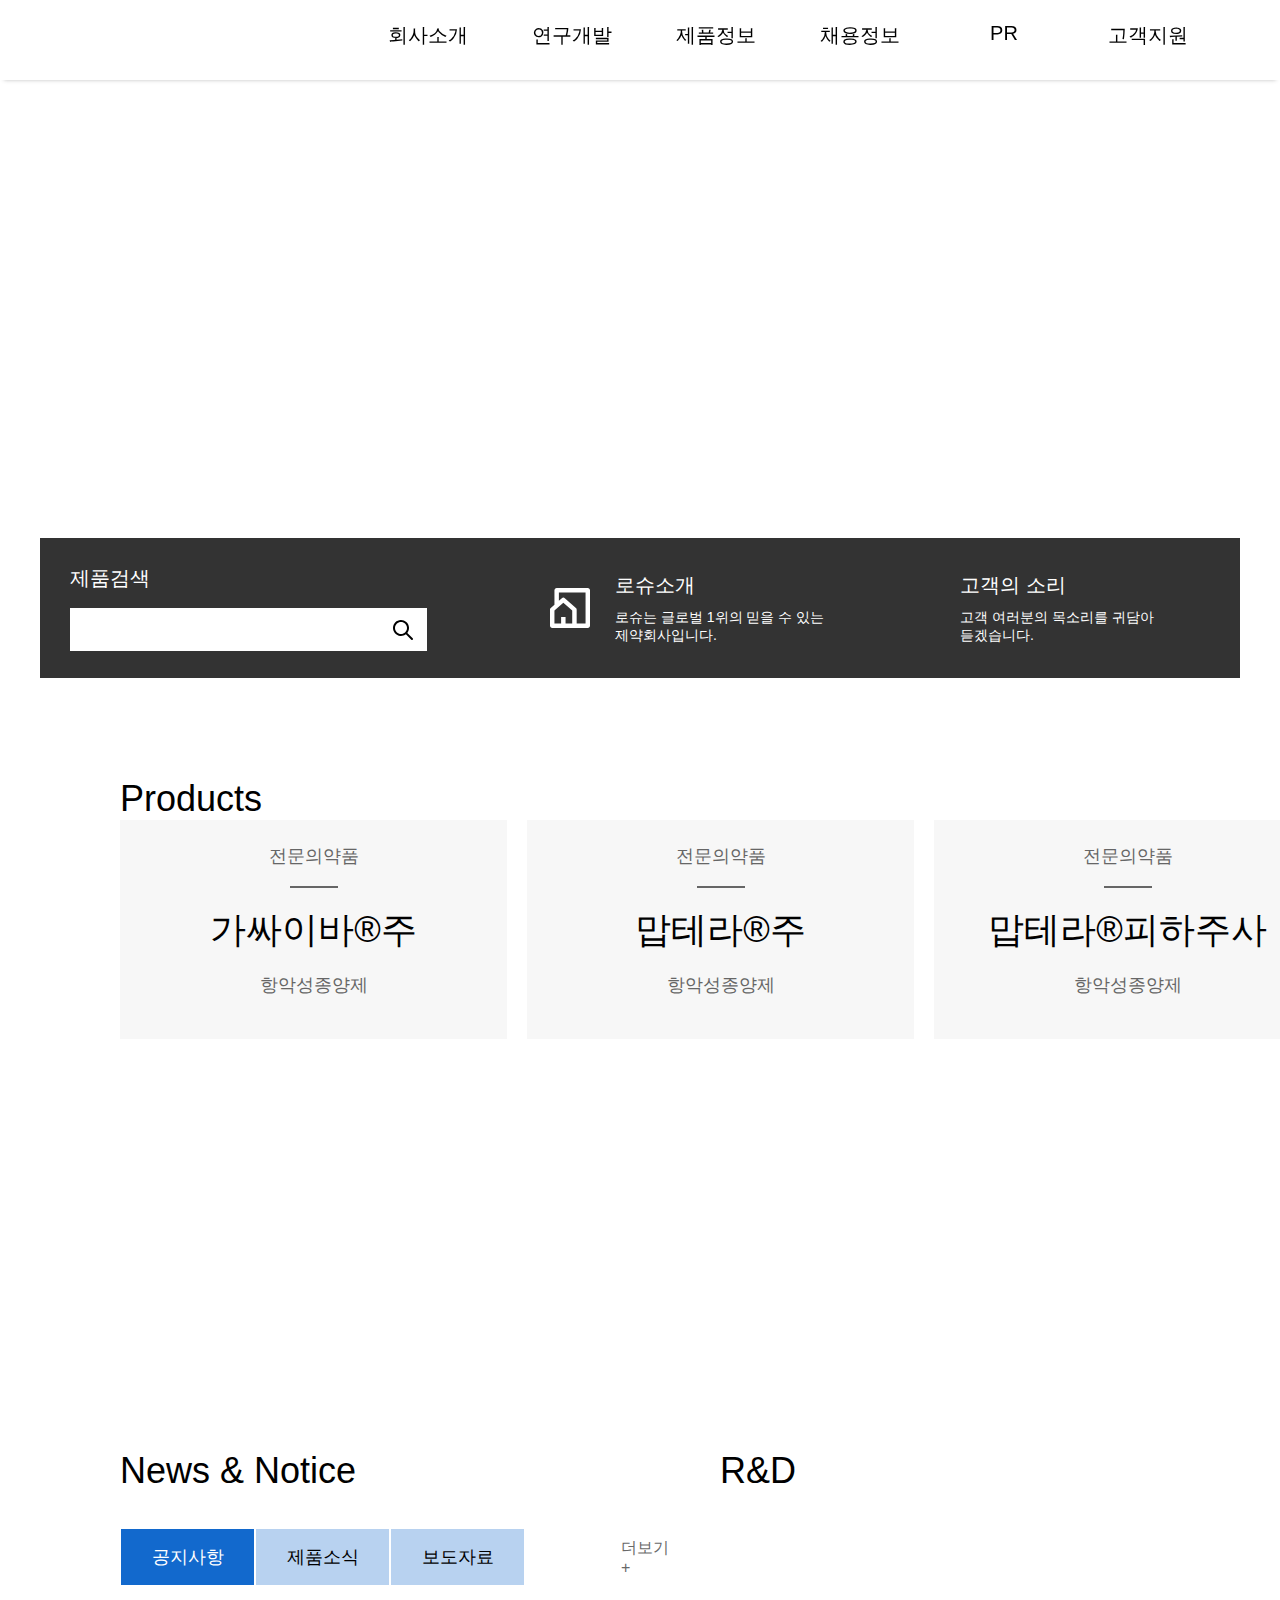
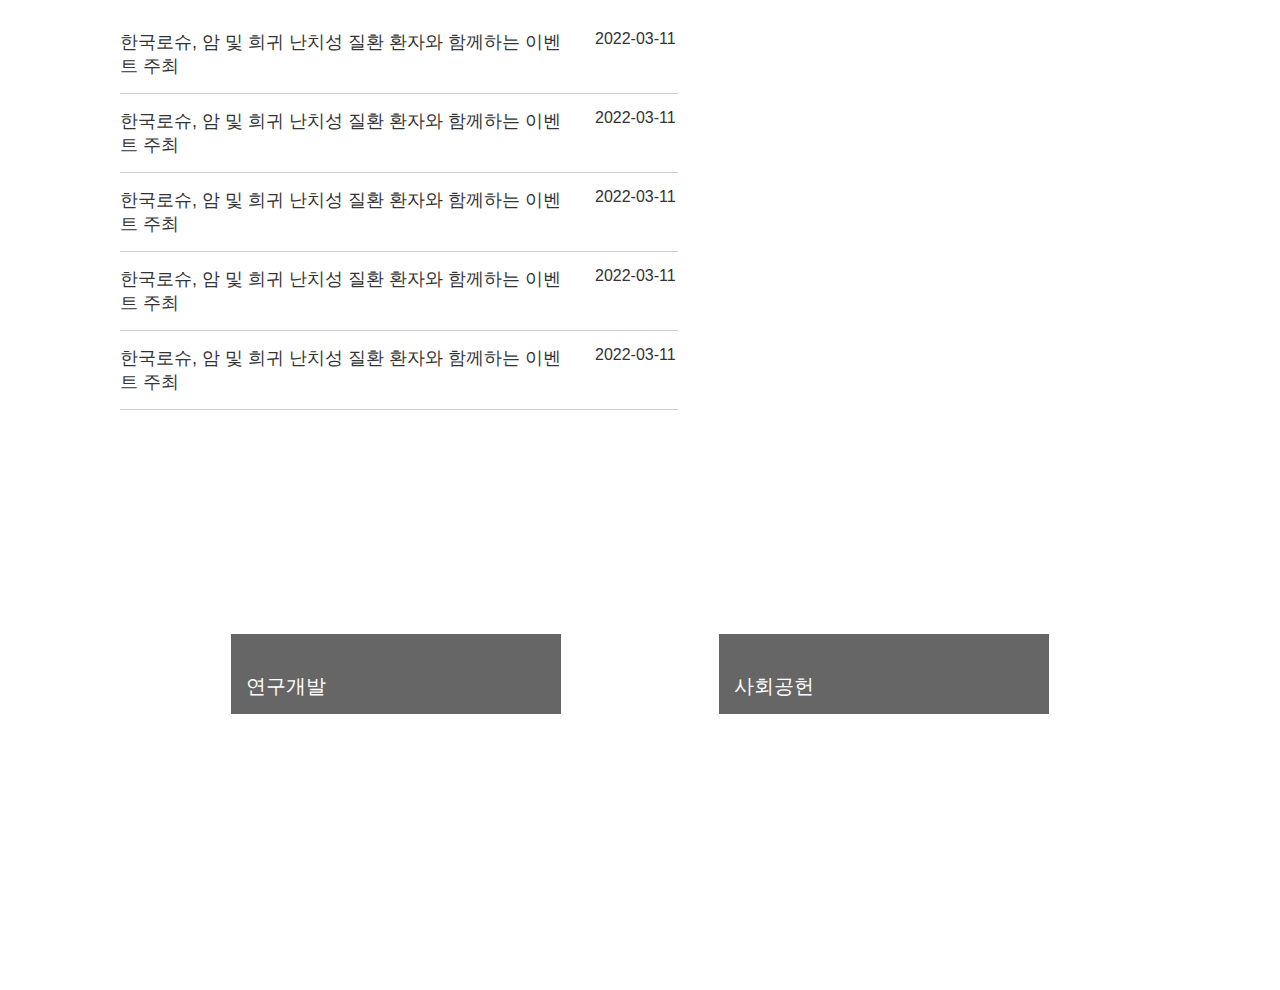
<file: index.html>
<!DOCTYPE html>
<html lang="en">
<head>
    <meta charset="UTF-8">
    <meta http-equiv="X-UA-Compatible" content="IE=edge">
    <meta name="viewport" content="width=device-width, initial-scale=1.0">
    <title>한국 로슈</title>
    <link rel="shortcut icon" href="./images/logo2.png"/>
    <link href="https://unpkg.com/aos@2.3.1/dist/aos.css" rel="stylesheet">
    <link rel="stylesheet" href="https://unpkg.com/swiper@8/swiper-bundle.min.css"/>
    <link href="https://fonts.googleapis.com/css2?family=Noto+Sans+KR:wght@400;500;700&display=swap" rel="stylesheet">
    <link rel="stylesheet" href="./css/default.css">
    <link rel="stylesheet" href="./css/pc.css" media="screen and (min-width : 768px)">
    <link rel="stylesheet" href="./css/mobile.css" media="screen and (max-width : 767px)">
    <script src="https://ajax.googleapis.com/ajax/libs/jquery/3.6.0/jquery.min.js"></script>    
    <script src="https://unpkg.com/aos@2.3.1/dist/aos.js"></script>
    <script src="https://unpkg.com/swiper@8/swiper-bundle.min.js"></script>
    <script src="./js/slide.js"></script>
    <script src="./js/main.js"></script>
    <meta name="description" content="세계 1위의 바이오 제약기업 로슈그룹 홈페이지 입니다.">  
    <meta name="keywords" content="제약회사, 제약, 의료, 약, 바이오, 건강 ">
    <meta name="author" content="한국 로슈">
    <meta property="og:image" content="./images/org_home.png">
    <meta property="og:title" content="한국 로슈">
    <meta property="og:description" content="세계 1위의 바이오 제약기업 로슈그룹 홈페이지 입니다.">
</head>
<body>

    <div class="header-component">
        <script src="./js/header.js"></script>
    </div>


    <div class="main-banner">
        <div id="main-visual" class="swiper">
            <div class="swiper-wrapper">
                <div class="swiper-slide s1">
                    <div class="title">
                    <h2>
                        <span>126년 전통의 글로벌 헬스케어의 리더,</span>
                        <br>세계 1위의 바이오 제약기업 로슈그룹
                    </h2>
                    </div>
                </div>
                <div class="swiper-slide s2">
                    <div class="title">
                    <h2>
                        <span>당신의 삶에 건강한 변화를</span>
                        <br>Doing  now what patients need next
                    </h2>
                    </div>
                </div>
                <div class="swiper-slide s3">
                    <div class="title">
                    <h2>
                        <span>지속적인 성장과 탁월한 성과 창출을 위한 노력</span>
                        <br>열정이 넘치는 회사, 로슈 기업
                    </h2>
                    </div>
                </div>
            </div>
        </div>
        <div class="quick-menu">
            <div class="search">
                <a href="./product.html">제품검색</a>
                <form action="" class="search-input">
                    <input type="search" name="search" id="search">
                    <button type="submit" class="search-btn"><img src="./images/search-btn.svg" alt="검색"></button>
                </form>
            </div>
            <div class="container">
                <a href="./company-1.html" class="about">
                    <img src="./images/about-icon.svg" alt="로슈소개">
                    <div class="text-box">
                        <h4>로슈소개</h4>
                        <p>로슈는 글로벌 1위의 믿을 수 있는 
                            <br>제약회사입니다.</p>
                    </div>
                </a>
                <a href="#" class="contact">
                    <img src="./images/contact-icon.svg" alt="고객의 소리">
                    <div class="text-box">
                        <h4>고객의 소리</h4>
                        <p>고객 여러분의 목소리를 귀담아 
                            <br>듣겠습니다. </p>
                    </div>
                </a>
            </div>
        </div>
    </div>

    <main> 
        <section id="products">
            <h3 class="title">Products</h3>
            <button class="arrow left"><img src="./images/left-arrow-done.svg" alt=""></button>
            <button class="arrow right"><img src="./images/right-arrow.svg" alt=""></button>
            <div class="container">
                <div class="product-list">
                    <div class="product-box">
                            <img src="./images/product01.jpg" alt="">
                            <a href="#" class="text-box">
                                <p>전문의약품</p>
                                <div class="border"></div>
                                <h3>가싸이바®주</h3>
                                <p>항악성종양제</p>
                            </a>
                    </div>
                    <div class="product-box">
                            <img src="./images/product02.jpg" alt="">
                            <a href="#" class="text-box">
                                <p>전문의약품</p>
                                <div class="border"></div>
                                <h3>맙테라®주</h3>
                                <p>항악성종양제</p>
                            </a>
                    </div>
                    <div class="product-box">
                        <img src="./images/product03.jpg" alt="">
                        <a href="#" class="text-box">
                            <p>전문의약품</p>
                            <div class="border"></div>
                            <h3>맙테라®피하주사</h3>
                            <p>항악성종양제</p>
                        </a>
                    </div>
                    <div class="product-box">
                        <img src="./images/product04.jpg" alt="">
                        <a href="#" class="text-box">
                            <p>전문의약품</p>
                            <div class="border"></div>
                            <h3>아바스틴®주</h3>
                            <p>항악성종양제</p>
                        </a>
                    </div>
                    <div class="product-box">
                        <img src="./images/product05.jpg" alt="">
                        <a href="#" class="text-box">
                            <p>전문의약품</p>
                            <div class="border"></div>
                            <h3>알레센자®캡슐</h3>
                            <p>항악성종양제</p>
                        </a>
                    </div>
                    <div class="product-box">
                        <img src="./images/product06.jpg" alt="">
                        <a href="#" class="text-box">
                            <p>전문의약품</p>
                            <div class="border"></div>
                            <h3>젤로다®정</h3>
                            <p>항악성종양제</p>
                        </a>
                    </div>
                     <div class="product-box">
                        <img src="./images/product07.jpg" alt="">
                        <a href="#" class="text-box">
                            <p>전문의약품</p>
                            <div class="border"></div>
                            <h3>젤보라프®정</h3>
                            <p>항악성종양제</p>
                        </a>
                    </div>
                    <div class="product-box">
                        <img src="./images/product08.jpg" alt="">
                        <a href="#" class="text-box">
                            <p>전문의약품</p>
                            <div class="border"></div>
                            <h3>캐싸일라®주</h3>
                            <p>항악성종양제</p>
                        </a>
                    </div>
                    <div class="product-box">
                        <img src="./images/product09.jpg" alt="">
                        <a href="#" class="text-box">
                            <p>전문의약품</p>
                            <div class="border"></div>
                            <h3>타쎄바®정</h3>
                            <p>항악성종양제</p>
                        </a>
                    </div>
                </div>
            </div>
        </section>

        <section id="content1">
            <article id="news">
                <h3 class="title">News & Notice</h3>
                <div class="info-box">
                    <div class="tab">
                        <div class="tab-btn">
                            <button class="on">공지사항</button>
                            <button>제품소식</button>
                            <button>보도자료</button>
                        </div>
                        <a href="#">더보기+</a>
                    </div>
                    <div class="info on notice">
                        <div class="text">
                            <a href="#">한국로슈, 암 및 희귀 난치성 질환 환자와 함께하는 이벤트 주최</a>
                            <p>2022-03-11</p>
                        </div>
                        <div class="text">
                            <a href="#">한국로슈, 암 및 희귀 난치성 질환 환자와 함께하는 이벤트 주최</a>
                            <p>2022-03-11</p>
                        </div>
                        <div class="text">
                            <a href="#">한국로슈, 암 및 희귀 난치성 질환 환자와 함께하는 이벤트 주최</a>
                            <p>2022-03-11</p>
                        </div>
                        <div class="text">
                            <a href="#">한국로슈, 암 및 희귀 난치성 질환 환자와 함께하는 이벤트 주최</a>
                            <p>2022-03-11</p>
                        </div>
                        <div class="text">
                            <a href="#">한국로슈, 암 및 희귀 난치성 질환 환자와 함께하는 이벤트 주최</a>
                            <p>2022-03-11</p>
                        </div>
                    </div>
                    <div class="info product-news">
                        <div class="text">
                            <a href="#">캐싸일라주 100밀리그램, 캐싸일라주 160밀리그램 (트라스...</a>
                            <p>2022-02-03</p>
                        </div>
                        <div class="text">
                            <a href="#">캐싸일라주 100밀리그램, 캐싸일라주 160밀리그램 (트라스...</a>
                            <p>2022-02-03</p>
                        </div>
                        <div class="text">
                            <a href="#">캐싸일라주 100밀리그램, 캐싸일라주 160밀리그램 (트라스...</a>
                            <p>2022-02-03</p>
                        </div>
                        <div class="text">
                            <a href="#">캐싸일라주 100밀리그램, 캐싸일라주 160밀리그램 (트라스...</a>
                            <p>2022-02-03</p>
                        </div>
                        <div class="text">
                            <a href="#">캐싸일라주 100밀리그램, 캐싸일라주 160밀리그램 (트라스...</a>
                            <p>2022-02-03</p>
                        </div>
                    </div>
                    <div class="info news">
                        <div class="text">
                            <a href="#">한국로슈, ‘2018 대한민국 일하기 좋은 100대 기업’ 선정</a>
                            <p>2018-11-08</p>
                        </div>
                        <div class="text">
                            <a href="#">한국로슈, ‘2018 대한민국 일하기 좋은 100대 기업’ 선정</a>
                            <p>2018-11-08</p>
                        </div>
                        <div class="text">
                            <a href="#">한국로슈, ‘2018 대한민국 일하기 좋은 100대 기업’ 선정</a>
                            <p>2018-11-08</p>
                        </div>
                        <div class="text">
                            <a href="#">한국로슈, ‘2018 대한민국 일하기 좋은 100대 기업’ 선정</a>
                            <p>2018-11-08</p>
                        </div>
                        <div class="text">
                            <a href="#">한국로슈, ‘2018 대한민국 일하기 좋은 100대 기업’ 선정</a>
                            <p>2018-11-08</p>
                        </div>
                    </div>
                </div>
            </article>
            <article id="rnd">
                <h3 class="title">R&amp;D</h3>
                <div class="video">
                    <iframe width="569" height="351" src="https://www.youtube.com/embed/h6TH1pQkiyU?autoplay=1&mute=1&loop=1" title="YouTube video player" frameborder="0" allow="accelerometer; autoplay; clipboard-write; encrypted-media; gyroscope; picture-in-picture" allowfullscreen></iframe>
                </div>
            </article>
        </section>

        <section id="content2">
            <article class="research">
                <h3 data-aos="fade-down"
                data-aos-easing="linear"
                data-aos-duration="600">끊임없는 혁신,
                    <br>세계 최고의 R&amp;D 중심기업 로슈
                </h3>
                <button class="btn" onclick = "location.href = './research.html'">
                    <h4>연구개발</h4>
                    <img src="./images/content-arrow.svg" alt="바로가기">
                </button>
            </article>
            <article class="contribution">
                <h3 data-aos="fade-down"
                data-aos-easing="linear"
                data-aos-duration="600">건강하고 행복한 내일을 위해 
                    <br>지속가능경영을 실천하고 있습니다.
                </h3>
                <button class="btn" onclick = "location.href = './social.html'">
                    <h4>사회공헌</h4>
                    <img src="./images/content-arrow.svg" alt="바로가기">
                </button>
            </article>

        </section>
    </main>

    <div class="footer-component">
        <script src="./js/footer.js"></script>
    </div>

<script src="js/swiper.js"></script>
<script> AOS.init(); </script>
</body>
</html>
</file>
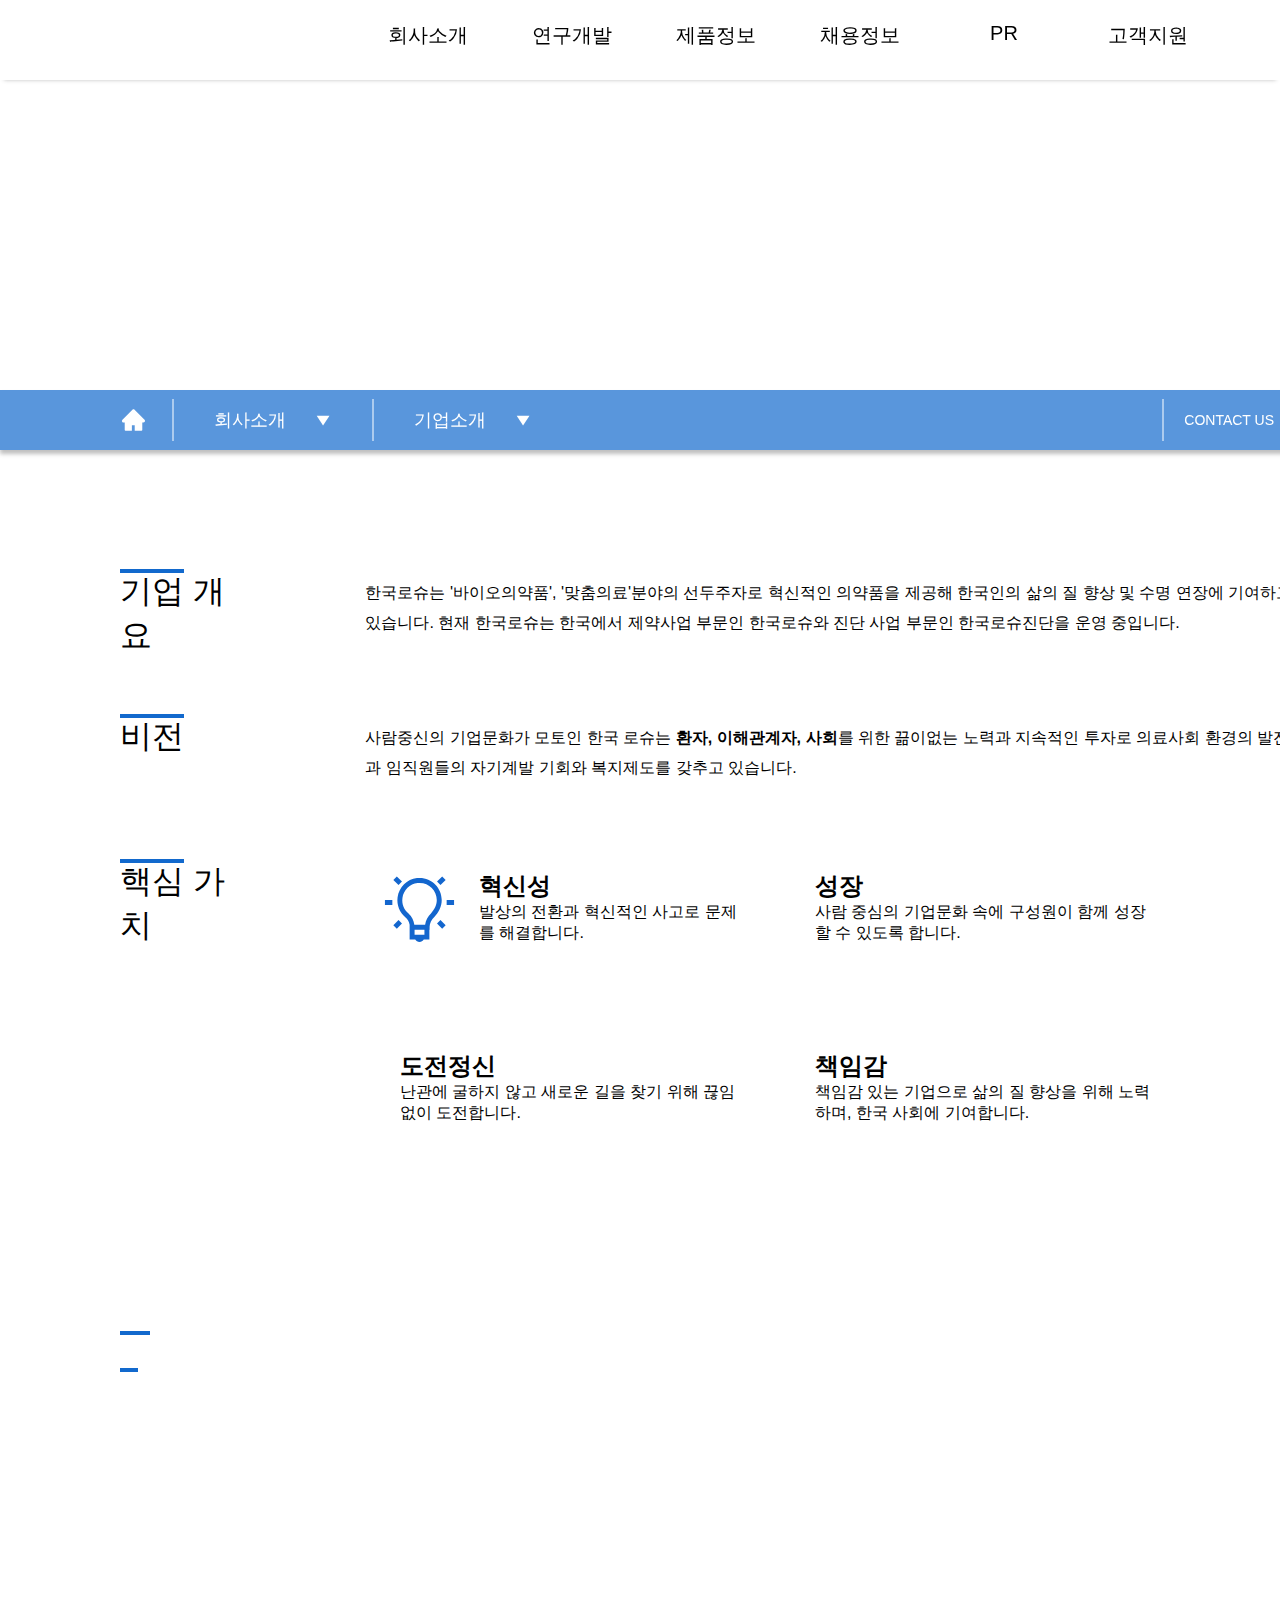
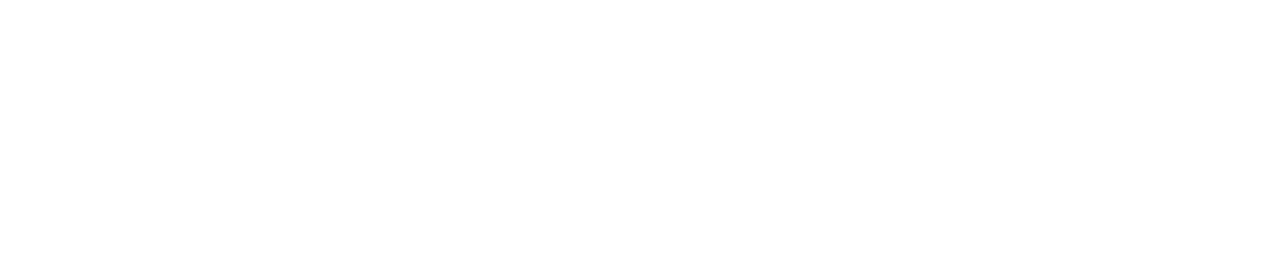
<file: company-1.html>
<!DOCTYPE html>
<html lang="en">
<head>
    <meta charset="UTF-8">
    <meta http-equiv="X-UA-Compatible" content="IE=edge">
    <meta name="viewport" content="width=device-width, initial-scale=1.0">
    <title>한국 로슈 - 기업소개</title>
    <link rel="shortcut icon" href="./images/logo2.png"/>
    <link rel="stylesheet" href="https://unpkg.com/swiper@8/swiper-bundle.min.css"/>
    <link href="https://fonts.googleapis.com/css2?family=Noto+Sans+KR:wght@400;500;700&display=swap" rel="stylesheet">
    <link rel="stylesheet" href="./css/default.css">
    <link rel="stylesheet" href="./css/company_pc.css" media="screen and (min-width : 768px)">
    <link rel="stylesheet" href="./css/company_mobile.css" media="screen and (max-width : 767px)">
    <script src="https://ajax.googleapis.com/ajax/libs/jquery/3.6.0/jquery.min.js"></script>
    <script src="./js/main.js"></script>
    <meta name="description" content="Doing now what patients need next">  
    <meta name="keywords" content="제약회사, 제약, 의료, 약, 바이오, 건강 ">
    <meta name="author" content="한국 로슈">
    <meta property="og:image" content="./images/org_company.png">
    <meta property="og:title" content="한국 로슈 - 회사소개">
    <meta property="og:description" content="Doing now what patients need next">
</head>
<body>
    
    <div class="header-component">
        <script src="./js/header.js"></script>
    </div>
    
    <div id="sub-visual">
        <div class="title">
            <h3>회사소개</h3>
            <p>Doing  now what patients need next</p>
        </div>
    </div>

    <div id="breadcrumb">
        <div class="sub-menu ">
            <ul>
                <li><a href="./index.html" class="pc-only"><img src="./images/home.svg" alt="홈"></a></li>
                <li><div class="border pc-only"></div>회사소개<img src="./images/down_arrow.svg" alt="더보기">
                    <ul class="depth1">
                        <li><a href="./research.html">연구개발</a></li>
                        <li><a href="./product.html">제품정보</a></li>
                        <li><a href="./hire.html">채용정보</a></li>
                        <li><a href="./social.html">PR</a></li>
                        <li><a href="./contact-1.html">고객지원</a></li>
                    </ul>
                </li>
                <li><div class="border"></div>기업소개<img src="./images/down_arrow.svg" alt="더보기">
                    <ul class="depth2">
                        <li><a href="./company-2.html">연혁</a></li>
                    </ul></li>
            </ul>
            <a href="./contact-2.html" class="pc-only"><div class="border"></div>Contact Us<img src="./images/contact.svg" alt="고객센터"></a>
        </div>
    </div>

    <section id="contents">
        <div class="text-box">
            <h1><span>기업</span> 개요</h1>
            <p>한국로슈는 '바이오의약품', '맞춤의료'분야의 선두주자로 혁신적인 의약품을 제공해 한국인의 삶의 질 향상 및 수명 연장에 기여하고 있습니다.  현재 한국로슈는 한국에서 제약사업 부문인 한국로슈와 진단 사업 부문인 한국로슈진단을 운영 중입니다.</p>
        </div>

        <div class="text-box">
            <h1><span>비전</span></h1>
            <p>사람중신의 기업문화가 모토인 한국 로슈는 <strong>환자, 이해관계자, 사회</strong>를 위한 끎이없는 노력과 지속적인 투자로 의료사회 환경의 발전과 임직원들의 자기계발 기회와 복지제도를 갖추고 있습니다.</p>
        </div>

        <div class="value-box">
            <h1><span>핵심</span>&nbsp;가치</h1>
            <div class="text-box">
                <div class="value">
                    <img src="./images/value-icon.svg" alt="혁신성">
                    <div class="text">
                    <h2>혁신성</h2>
                    <p>발상의 전환과 혁신적인 사고로 문제를 해결합니다.</p>
                    </div>
                </div>
                <div class="value">
                    <img src="./images/value-icon3.svg" alt="도전정신">
                    <div class="text">
                        <h2>도전정신</h2>
                        <p>난관에 굴하지 않고 새로운 길을 찾기 위해 끊임없이 도전합니다.</p>
                    </div>
                </div>
            </div>
            
            <div class="text-box">
                <div class="value">
                    <img src="./images/value-icon2.svg" alt="성장">
                    <div class="text">
                        <h2>성장</h2>
                        <p>사람 중심의 기업문화 속에 구성원이 함께 성장할 수 있도록 합니다.</p>
                    </div>
                </div>

                <div class="value">
                    <img src="./images/value-icon4.svg" alt="책임감">
                    <div class="text">
                        <h2>책임감</h2>
                        <p>책임감 있는 기업으로 삶의 질 향상을 위해 노력하며, 한국 사회에 기여합니다.</p>
                    </div>
                </div>
            </div>
        </div>
    </section>

    <section id="glance">
        <div class="text-box">
            <h1><span>At a</span>&nbsp;Glance</h1>
            <div class="glance-box">
                <div class="box">
                    <img src="./images/glance.svg" alt="glance1">
                    <h2>업력 40년차</h2>
                    <p>1983년 5월 14일 설립</p>
                </div>
                <div class="box">
                    <img src="./images/glance2.svg" alt="glance2">
                    <h2>1000대기업</h2>
                    <p>기업형태</p>
                </div>
                <div class="box">
                    <img src="./images/glance3.svg" alt="glance3">
                    <h2>309명</h2>
                    <p>사원수</p>
                </div>
                <div class="box">
                    <img src="./images/glance4.svg" alt="glance4">
                    <h2>4,438억</h2>
                    <p>매출액</p>
                </div>
            </div>
        </div>
    </section>

    <div class="footer-component">
        <script src="./js/footer.js"></script>
    </div>

</body>
</html>
</file>
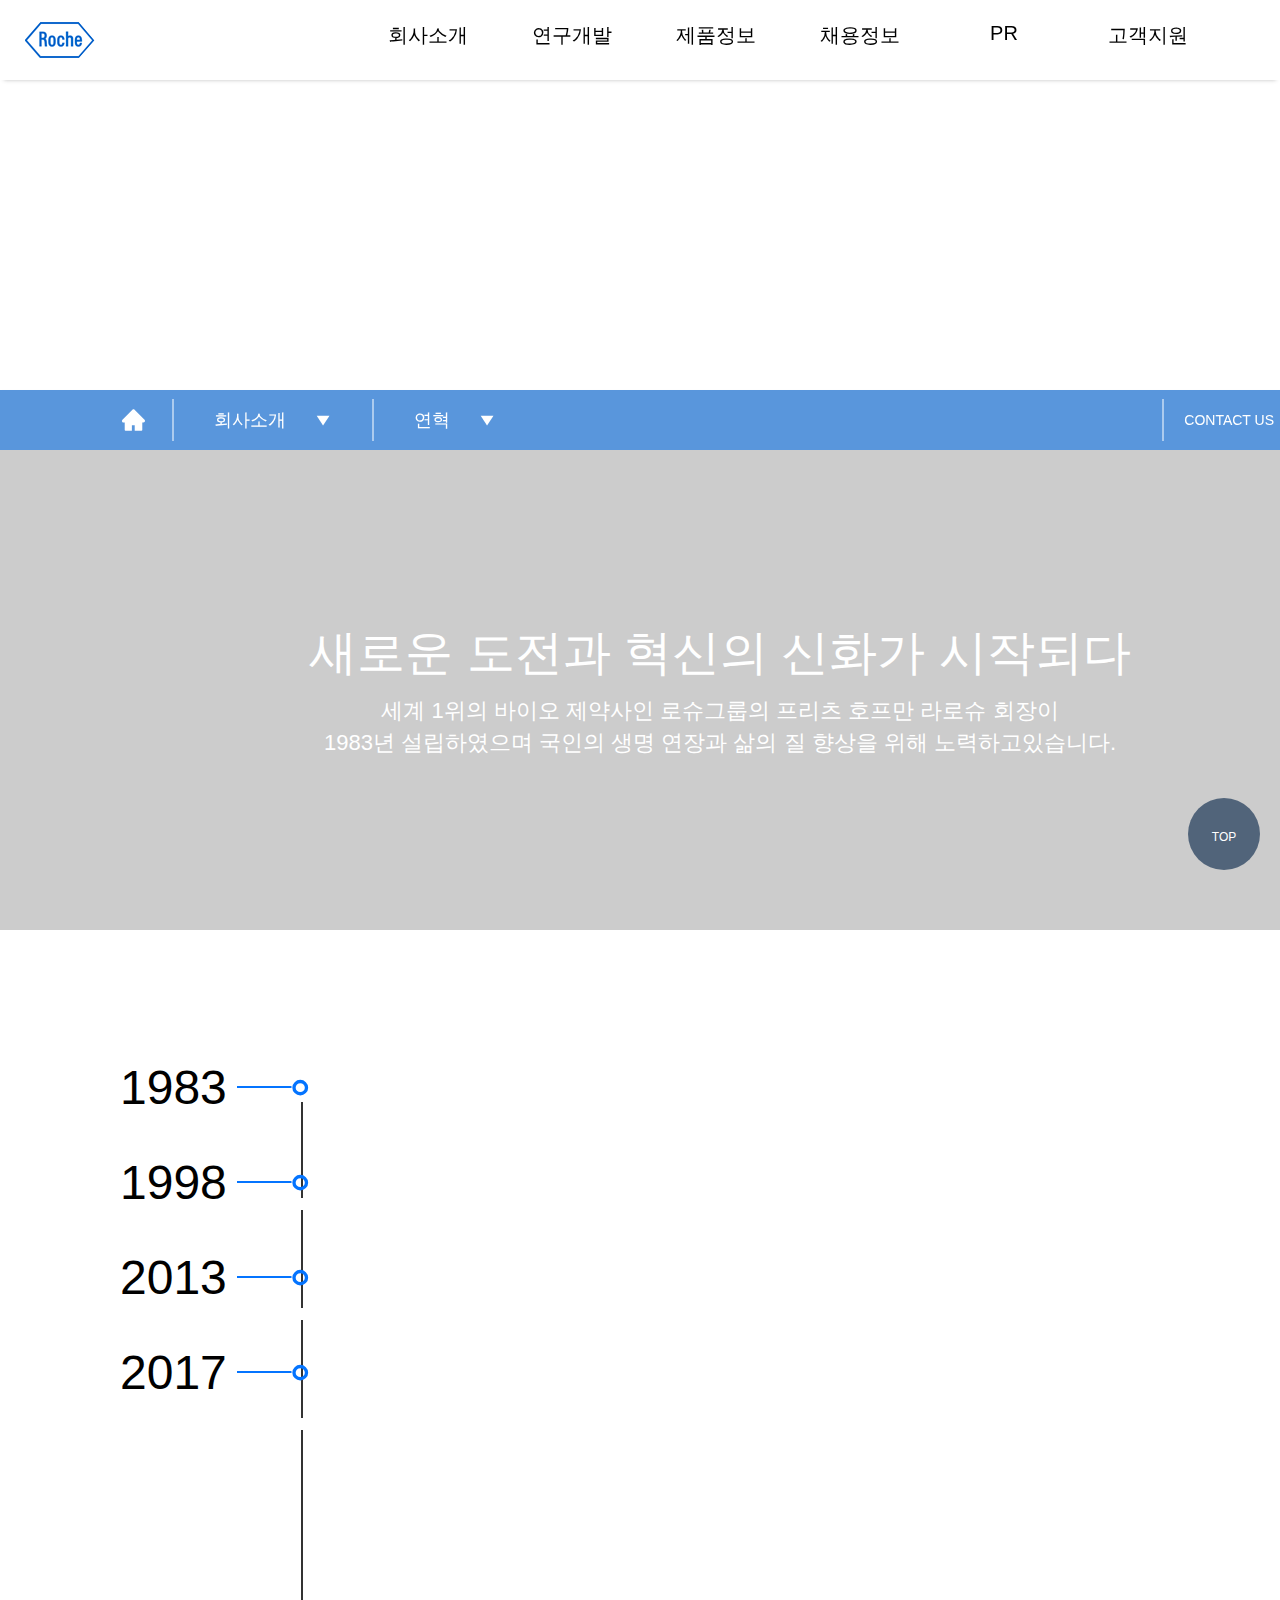
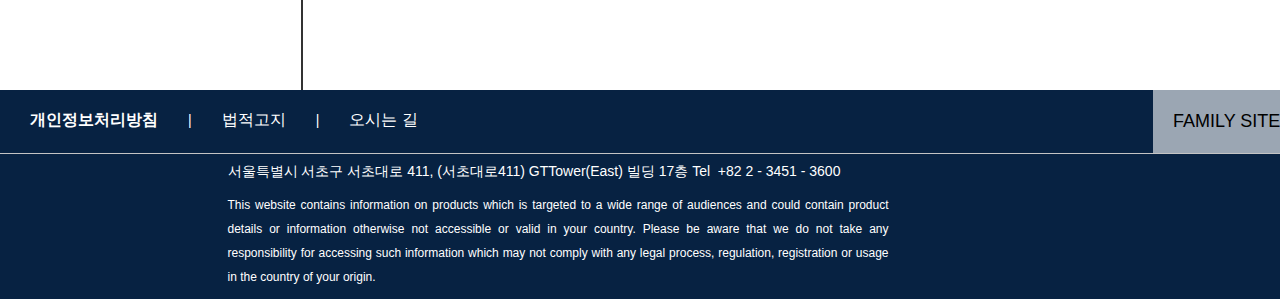
<file: company-2.html>
<!DOCTYPE html>
<html lang="en">
<head>
    <meta charset="UTF-8">
    <meta http-equiv="X-UA-Compatible" content="IE=edge">
    <meta name="viewport" content="width=device-width, initial-scale=1.0">
    <title>한국 로슈 - 연혁</title>
    <link rel="shortcut icon" href="./images/logo2.png"/>
    <link rel="stylesheet" href="https://unpkg.com/swiper@8/swiper-bundle.min.css"/>
    <link href="https://fonts.googleapis.com/css2?family=Noto+Sans+KR:wght@400;500;700&display=swap" rel="stylesheet">
    <link rel="stylesheet" href="./css/default.css">
    <link rel="stylesheet" href="./css/company_pc.css" media="screen and (min-width : 768px)">
    <link rel="stylesheet" href="./css/company_mobile.css" media="screen and (max-width : 767px)">
    <!-- AOS -->
    <link href="https://unpkg.com/aos@2.3.1/dist/aos.css" rel="stylesheet">
    <script src="https://unpkg.com/aos@2.3.1/dist/aos.js"></script>
    <!-- JS -->
    <script src="https://ajax.googleapis.com/ajax/libs/jquery/3.6.0/jquery.min.js"></script>    
    <script src="./js/main.js"></script>
    <meta name="description" content="Doing now what patients need next">  
    <meta name="keywords" content="제약회사, 제약, 의료, 약, 바이오, 건강 ">
    <meta name="author" content="한국 로슈">
    <meta property="og:image" content="./images/org_company.png">    
    <meta property="og:title" content="한국 로슈 - 회사소개">
    <meta property="og:description" content="Doing now what patients need next">
    
</head>
<body>

    <div class="header-component">
        <script src="./js/header.js"></script>
    </div>
    
    <div id="sub-visual">
        <div class="title">
            <h3>회사소개</h3>
            <p>Doing  now what patients need next</p>
        </div>
    </div>

    <div id="breadcrumb">
        <div class="sub-menu ">
            <ul>
                <li><a href="./index.html" class="pc-only"><img src="./images/home.svg" alt="홈"></a></li>
                <li><div class="border pc-only"></div>회사소개<img src="./images/down_arrow.svg" alt="더보기">
                    <ul class="depth1">
                        <li><a href="./research.html">연구개발</a></li>
                        <li><a href="./product.html">제품정보</a></li>
                        <li><a href="./hire.html">채용정보</a></li>
                        <li><a href="./social.html">PR</a></li>
                        <li><a href="./contact-1.html">고객지원</a></li>
                    </ul>
                </li>
                <li><div class="border"></div>연혁<img src="./images/down_arrow.svg" alt="더보기">
                    <ul class="depth2">
                        <li><a href="./company-1.html">기업소개</a></li>
                    </ul></li>
            </ul>
            <a href="./contact-2.html" class="pc-only"><div class="border"></div>Contact Us<img src="./images/contact.svg" alt="고객센터"></a>
        </div>
    </div>
    
<main>
    <section id="contents2">
        <div class="container">
            <div class="text">
                <h1>새로운 도전과 혁신의 신화가 시작되다</h1>
                <p>세계 1위의 바이오 제약사인 로슈그룹의 프리츠 호프만 라로슈 회장이
                <br>
                1983년 설립하였으며 국인의 생명 연장과 삶의 질 향상을 위해 노력하고있습니다. </p>
            </div>
        </div>
    </section>

    <section id="history" class="pc-only">
        <div class="move">
            <h2>1983
                <img src="./images/history-icon2.svg" alt="line">
                <img src="./images/history-icon.svg" alt="point">
            </h2>
            <span></span>
            <h2>1998
                <img src="./images/history-icon2.svg" alt="line">
                <img src="./images/history-icon.svg" alt="point">
            </h2>
            <span></span>
            <h2>2013
                <img src="./images/history-icon2.svg" alt="line">
                <img src="./images/history-icon.svg" alt="point">
            </h2>
            <span></span>
            <h2>2017
                <img src="./images/history-icon2.svg" alt="line">
                <img src="./images/history-icon.svg" alt="point">
            </h2>
            <span></span>
        </div>
        <div class="text" 
        data-aos="fade-left"     
        data-aos-delay="100"
        data-aos-duration="1000">
            <p>1983 - ㈜한국로슈 법인 설립</p>
            <p>1990 - 한국로슈진단㈜ 설립</p>
        </div>
        <div class="text" 
        data-aos="fade-left"
        data-aos-offset="-30"
        data-aos-delay="300"
        data-aos-duration="1000">
            <p>1998 - 노동부 지정 노사협력 우수기업</p>
            <p>2012 - 암환우를 위한 사회공헌 활동 ‘힐링 갤러리’ 시작</p>
        </div>
        <div class="text" 
        data-aos="fade-left"
        data-aos-offset="-30"      
        data-aos-delay="500"
        data-aos-duration="1000">
            <p>2013 - 로슈그룹 – 삼성바이오로직스, 바이오의약품 생산을 위한 장기적 파트너십 체결</p>
            <p>2014 - 한국 임상 연구 부서, 본사 직속의 글로벌 R&amp;D 조직으로 승격</p>
        </div>
        <div class="text" 
        data-aos="fade-left" 
        data-aos-offset="-30"
        data-aos-delay="700"
        data-aos-duration="1000">
            <p>2017 - 에이온휴잇 선정 ‘2017 한국 최고의 직장 수상</p>
            <p>2018 - 힐링 갤러리에서 진화된 환자맞춤형 사회공헌활동 ‘힐링투게더’ 시작</p>
            <p>2018 - GPTW Institute 선정 ‘2018 대한민국 일하기 좋은 100대 기업’ 선정</p>
        </div>
    </section>
    <!-- mobile -->
    <div class="mobile-only">
        <section id="history-map">
            <h2>1983
                <img src="./images/history-icon2.svg" alt="line">
                <img src="./images/history-icon.svg" alt="point">
            </h2>
            <div class="text">
                <p>1983 - ㈜한국로슈 법인 설립</p>
                <p>1990 - 한국로슈진단㈜ 설립</p>
            </div>
            <h2>1998
                <img src="./images/history-icon2.svg" alt="line">
                <img src="./images/history-icon.svg" alt="point">
            </h2>
            <div class="text">
                <p>1998 - 노동부 지정 노사협력 우수기업</p>
                <p>2012 - 암환우를 위한 사회공헌 활동 ‘힐링 갤러리’ 시작</p>
            </div>
            <h2>2013
                <img src="./images/history-icon2.svg" alt="line">
                <img src="./images/history-icon.svg" alt="point">
            </h2>
            <div class="text">
                <p>2013 - 로슈그룹 – 삼성바이오로직스, 바이오의약품 생산을 위한 장기적 파트너십 체결</p>
                <p>2014 - 한국 임상 연구 부서, 본사 직속의 글로벌 R&amp;D 조직으로 승격</p>
            </div>
            <h2>2017
                <img src="./images/history-icon2.svg" alt="line">
                <img src="./images/history-icon.svg" alt="point">
            </h2>
            <div class="text">
                <p>2017 - 에이온휴잇 선정 ‘2017 한국 최고의 직장 수상</p>
                <p>2018 - 힐링 갤러리에서 진화된 환자맞춤형 사회공헌활동 ‘힐링투게더’ 시작</p>
                <p>2018 - GPTW Institute 선정 ‘2018 대한민국 일하기 좋은 100대 기업’ 선정</p>
            </div>
        </section>
    </div>

    <div class="footer-component">
        <script src="./js/footer.js"></script>
    </div>

</main>


<script> AOS.init(); </script>
</body>
</html>
</file>
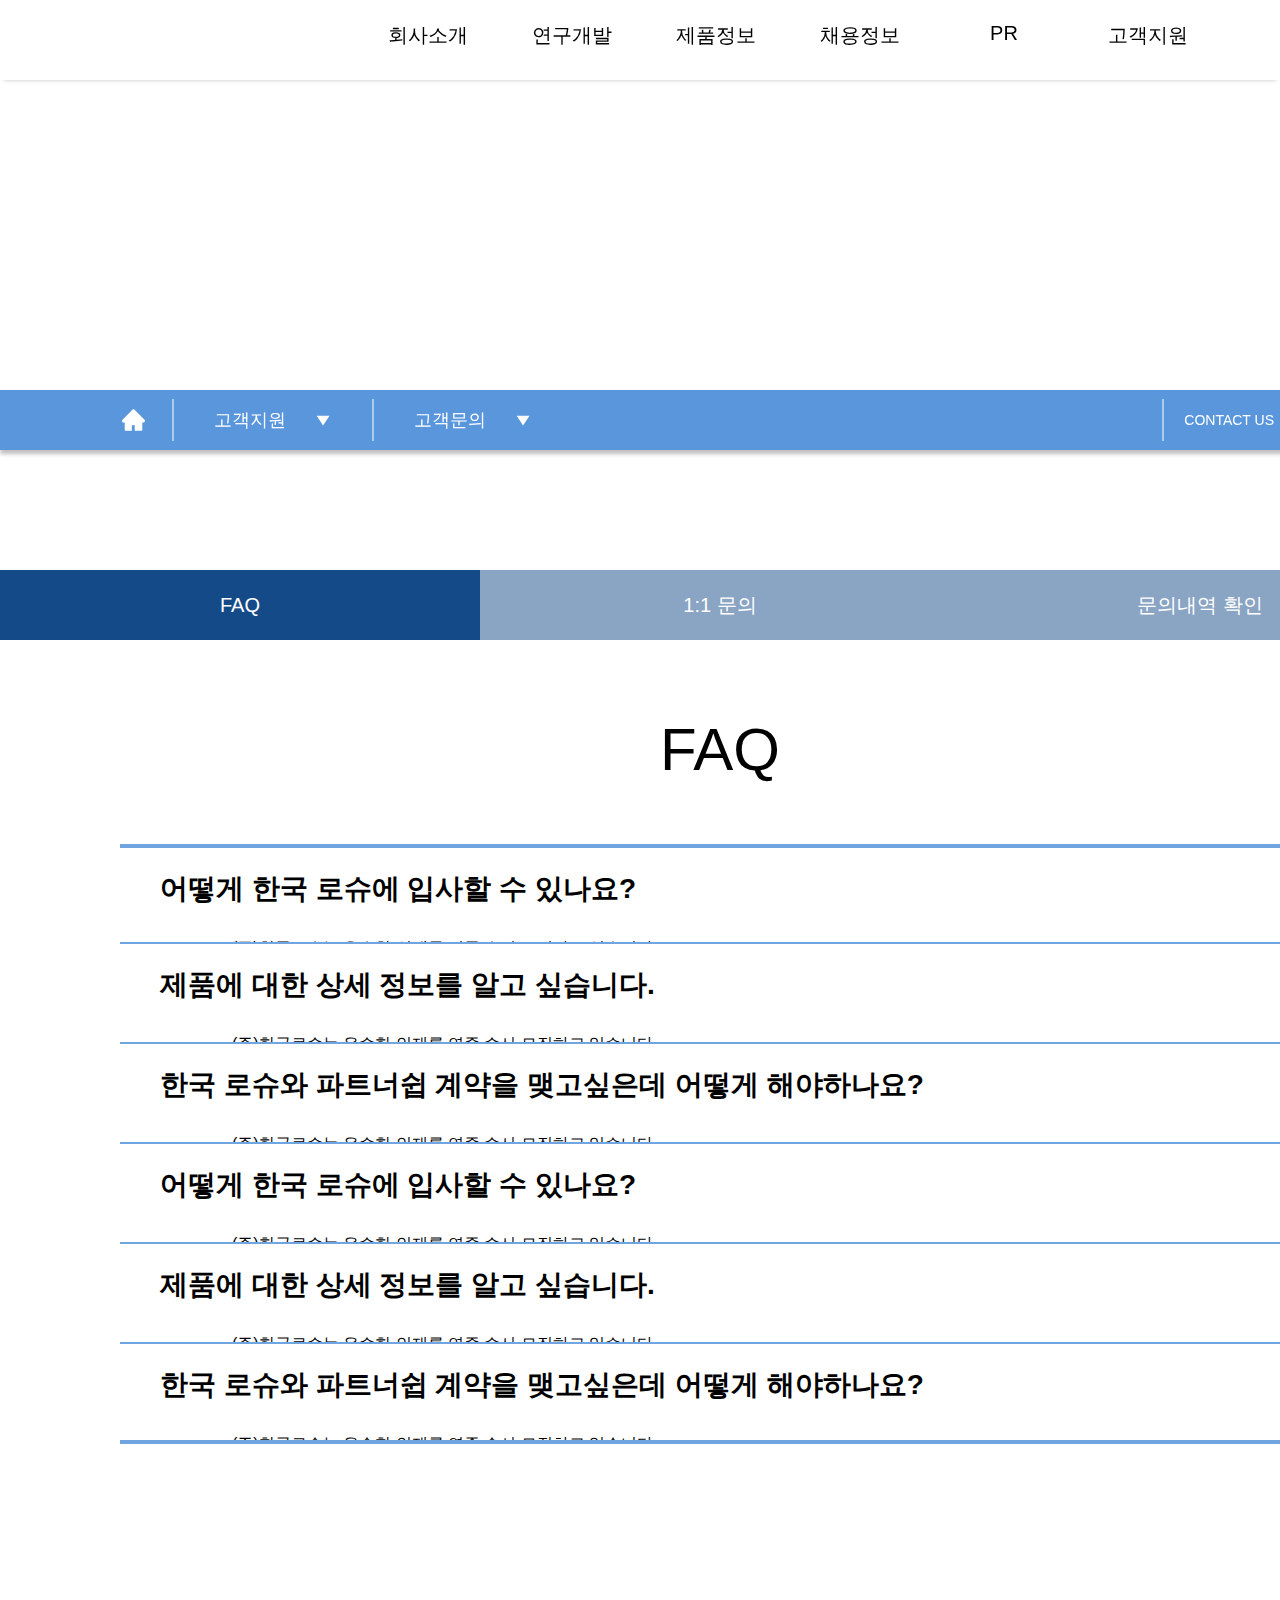
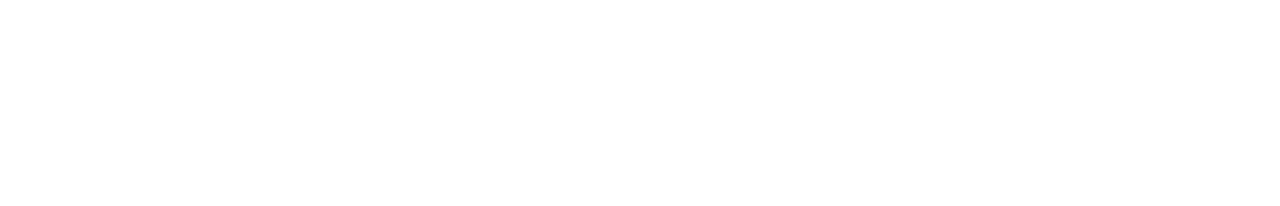
<file: contact-1.html>
<!DOCTYPE html>
<html lang="en">
<head>
    <meta charset="UTF-8">
    <meta http-equiv="X-UA-Compatible" content="IE=edge">
    <meta name="viewport" content="width=device-width, initial-scale=1.0">
    <title>한국 로슈 - 오시는 길</title>
    <link rel="shortcut icon" href="./images/logo2.png"/>
    <link href="https://unpkg.com/aos@2.3.1/dist/aos.css" rel="stylesheet">
    <link href="https://fonts.googleapis.com/css2?family=Noto+Sans+KR:wght@400;500;700&display=swap" rel="stylesheet">
    <link rel="stylesheet" href="./css/default.css">
    <link rel="stylesheet" href="./css/contact_pc.css" media="screen and (min-width : 768px)">
    <link rel="stylesheet" href="./css/contact_mobile.css" media="screen and (max-width : 767px)">
    <script src="https://ajax.googleapis.com/ajax/libs/jquery/3.6.0/jquery.min.js"></script>
    <script src="https://unpkg.com/aos@2.3.1/dist/aos.js"></script>
    <script src="./js/main.js"></script>
    <meta name="description" content="한국로슈는 보다 높은 서비스를 제공하기 위해 고객들의 목소리에 항상 귀를 기울이고 있습니다.">  
    <meta name="keywords" content="제약회사, 제약, 의료, 약, 바이오, 건강 ">
    <meta name="author" content="한국 로슈">
    <meta property="og:image" content="./images/org_location.png">
    <meta property="og:title" content="한국 로슈 - 고객지원">
    <meta property="og:description" content="한국로슈는 보다 높은 서비스를 제공하기 위해 고객들의 목소리에 항상 귀를 기울이고 있습니다.">
</head>
<body>

    <div class="header-component">
        <script src="./js/header.js"></script>
    </div>
    
    <div id="sub-visual">
        <div class="title">
            <h3>고객지원</h3>
            <p>한국로슈는 보다 높은 서비스를 제공하기 위해
                <br>고객들의 목소리에 항상 귀를 기울이고 있습니다. </p>
        </div>
    </div>

    <div id="breadcrumb">
        <div class="sub-menu ">
            <ul>
                <li><a href="./index.html" class="pc-only"><img src="./images/home.svg" alt="홈"></a></li>
                <li><div class="border pc-only"></div>고객지원<img src="./images/down_arrow.svg" alt="더보기">
                    <ul class="depth1">
                        <li><a href="./company-1.html">회사소개</a></li>
                        <li><a href="./research.html">연구개발</a></li>
                        <li><a href="./product.html">제품정보</a></li>
                        <li><a href="./hire.html">채용정보</a></li>
                        <li><a href="./social.html">PR</a></li>
                    </ul>
                </li>
                <li><div class="border"></div>고객문의<img src="./images/down_arrow.svg" alt="더보기">
                    <ul class="depth2">
                        <li><a href="./location.html">오시는 길</a></li>
                    </ul></li>
            </ul>
            <a href="./contact-2.html" class="pc-only"><div class="border"></div>Contact Us<img src="./images/contact.svg" alt="고객센터"></a>
        </div>
    </div>


    <main id="faq">
        <section>
            <div class="btn">
                <button class="contact-btn this" onclick = "location.href = './contact-1.html'">FAQ</button>
                <button class="contact-btn" onclick = "location.href = './contact-2.html'">1:1 문의</button>
                <button class="contact-btn" onclick = "location.href = './contact-3.html'">문의내역 확인</button>
            </div>
            <div class="container">
                <h3>FAQ</h3>
                <div class="info-box">
                    <div class="title">
                        <img src="./images/question_icon.svg" alt="질문아이콘">
                        <h4>어떻게 한국 로슈에 입사할 수 있나요?</h4>
                        <button><img src="./images/plus_icon.svg" alt=""></button>
                    </div>
                    <div class="answer">
                        <p>(주)한국로슈는 우수한 인재를 연중 수시 모집하고 있습니다. 
                        <br>아래의 Roche Career Global을 클릭하면 한국을 포함하여 전 세계 로슈 그룹 내 진행 중인 채용 사항을 확인하시고 지원하실 수 있습니다.
                        <br>Roche Career Global : <a href="http://www.roche.com/careers">http://www.roche.com/careers</a>
                        <br>
                        <br>자세한 채용 정보는 채용 정보 메뉴에서 확인하실 수 있습니다.</p>
                    </div>
                </div>
                <div class="info-box">
                    <div class="title">
                        <img src="./images/question_icon.svg" alt="질문아이콘">
                        <h4>제품에 대한 상세 정보를 알고 싶습니다.</h4>
                        <button><img src="./images/plus_icon.svg" alt=""></button>
                    </div>
                    <div class="answer">
                        <p>(주)한국로슈는 우수한 인재를 연중 수시 모집하고 있습니다. 
                        <br>아래의 Roche Career Global을 클릭하면 한국을 포함하여 전 세계 로슈 그룹 내 진행 중인 채용 사항을 확인하시고 지원하실 수 있습니다.
                        <br>Roche Career Global : <a href="http://www.roche.com/careers">http://www.roche.com/careers</a>
                        <br>
                        <br>자세한 채용 정보는 채용 정보 메뉴에서 확인하실 수 있습니다.</p>
                    </div>
                </div>
                <div class="info-box">
                    <div class="title">
                        <img src="./images/question_icon.svg" alt="질문아이콘">
                        <h4>한국 로슈와 파트너쉽 계약을 맺고싶은데 어떻게  해야하나요?</h4>
                        <button><img src="./images/plus_icon.svg" alt=""></button>
                    </div>
                    <div class="answer">
                        <p>(주)한국로슈는 우수한 인재를 연중 수시 모집하고 있습니다. 
                        <br>아래의 Roche Career Global을 클릭하면 한국을 포함하여 전 세계 로슈 그룹 내 진행 중인 채용 사항을 확인하시고 지원하실 수 있습니다.
                        <br>Roche Career Global : <a href="http://www.roche.com/careers">http://www.roche.com/careers</a>
                        <br>
                        <br>자세한 채용 정보는 채용 정보 메뉴에서 확인하실 수 있습니다.</p>
                    </div>
                </div>
                <div class="info-box">
                    <div class="title">
                        <img src="./images/question_icon.svg" alt="질문아이콘">
                        <h4>어떻게 한국 로슈에 입사할 수 있나요?</h4>
                        <button><img src="./images/plus_icon.svg" alt=""></button>
                    </div>
                    <div class="answer">
                        <p>(주)한국로슈는 우수한 인재를 연중 수시 모집하고 있습니다. 
                        <br>아래의 Roche Career Global을 클릭하면 한국을 포함하여 전 세계 로슈 그룹 내 진행 중인 채용 사항을 확인하시고 지원하실 수 있습니다.
                        <br>Roche Career Global : <a href="http://www.roche.com/careers">http://www.roche.com/careers</a>
                        <br>
                        <br>자세한 채용 정보는 채용 정보 메뉴에서 확인하실 수 있습니다.</p>
                    </div>
                </div>
                <div class="info-box">
                    <div class="title">
                        <img src="./images/question_icon.svg" alt="질문아이콘">
                        <h4>제품에 대한 상세 정보를 알고 싶습니다.</h4>
                        <button><img src="./images/plus_icon.svg" alt=""></button>
                    </div>
                    <div class="answer">
                        <p>(주)한국로슈는 우수한 인재를 연중 수시 모집하고 있습니다. 
                        <br>아래의 Roche Career Global을 클릭하면 한국을 포함하여 전 세계 로슈 그룹 내 진행 중인 채용 사항을 확인하시고 지원하실 수 있습니다.
                        <br>Roche Career Global : <a href="http://www.roche.com/careers">http://www.roche.com/careers</a>
                        <br>
                        <br>자세한 채용 정보는 채용 정보 메뉴에서 확인하실 수 있습니다.</p>
                    </div>
                </div>
                <div class="info-box">
                    <div class="title">
                        <img src="./images/question_icon.svg" alt="질문아이콘">
                        <h4>한국 로슈와 파트너쉽 계약을 맺고싶은데 어떻게  해야하나요?</h4>
                        <button><img src="./images/plus_icon.svg" alt=""></button>
                    </div>
                    <div class="answer">
                        <p>(주)한국로슈는 우수한 인재를 연중 수시 모집하고 있습니다. 
                        <br>아래의 Roche Career Global을 클릭하면 한국을 포함하여 전 세계 로슈 그룹 내 진행 중인 채용 사항을 확인하시고 지원하실 수 있습니다.
                        <br>Roche Career Global : <a href="http://www.roche.com/careers">http://www.roche.com/careers</a>
                        <br>
                        <br>자세한 채용 정보는 채용 정보 메뉴에서 확인하실 수 있습니다.</p>
                    </div>
                </div>
            </div>
        </section>
    </main>

    <div class="footer-component">
        <script src="./js/footer.js"></script>
    </div>

</body>
</html>
</file>
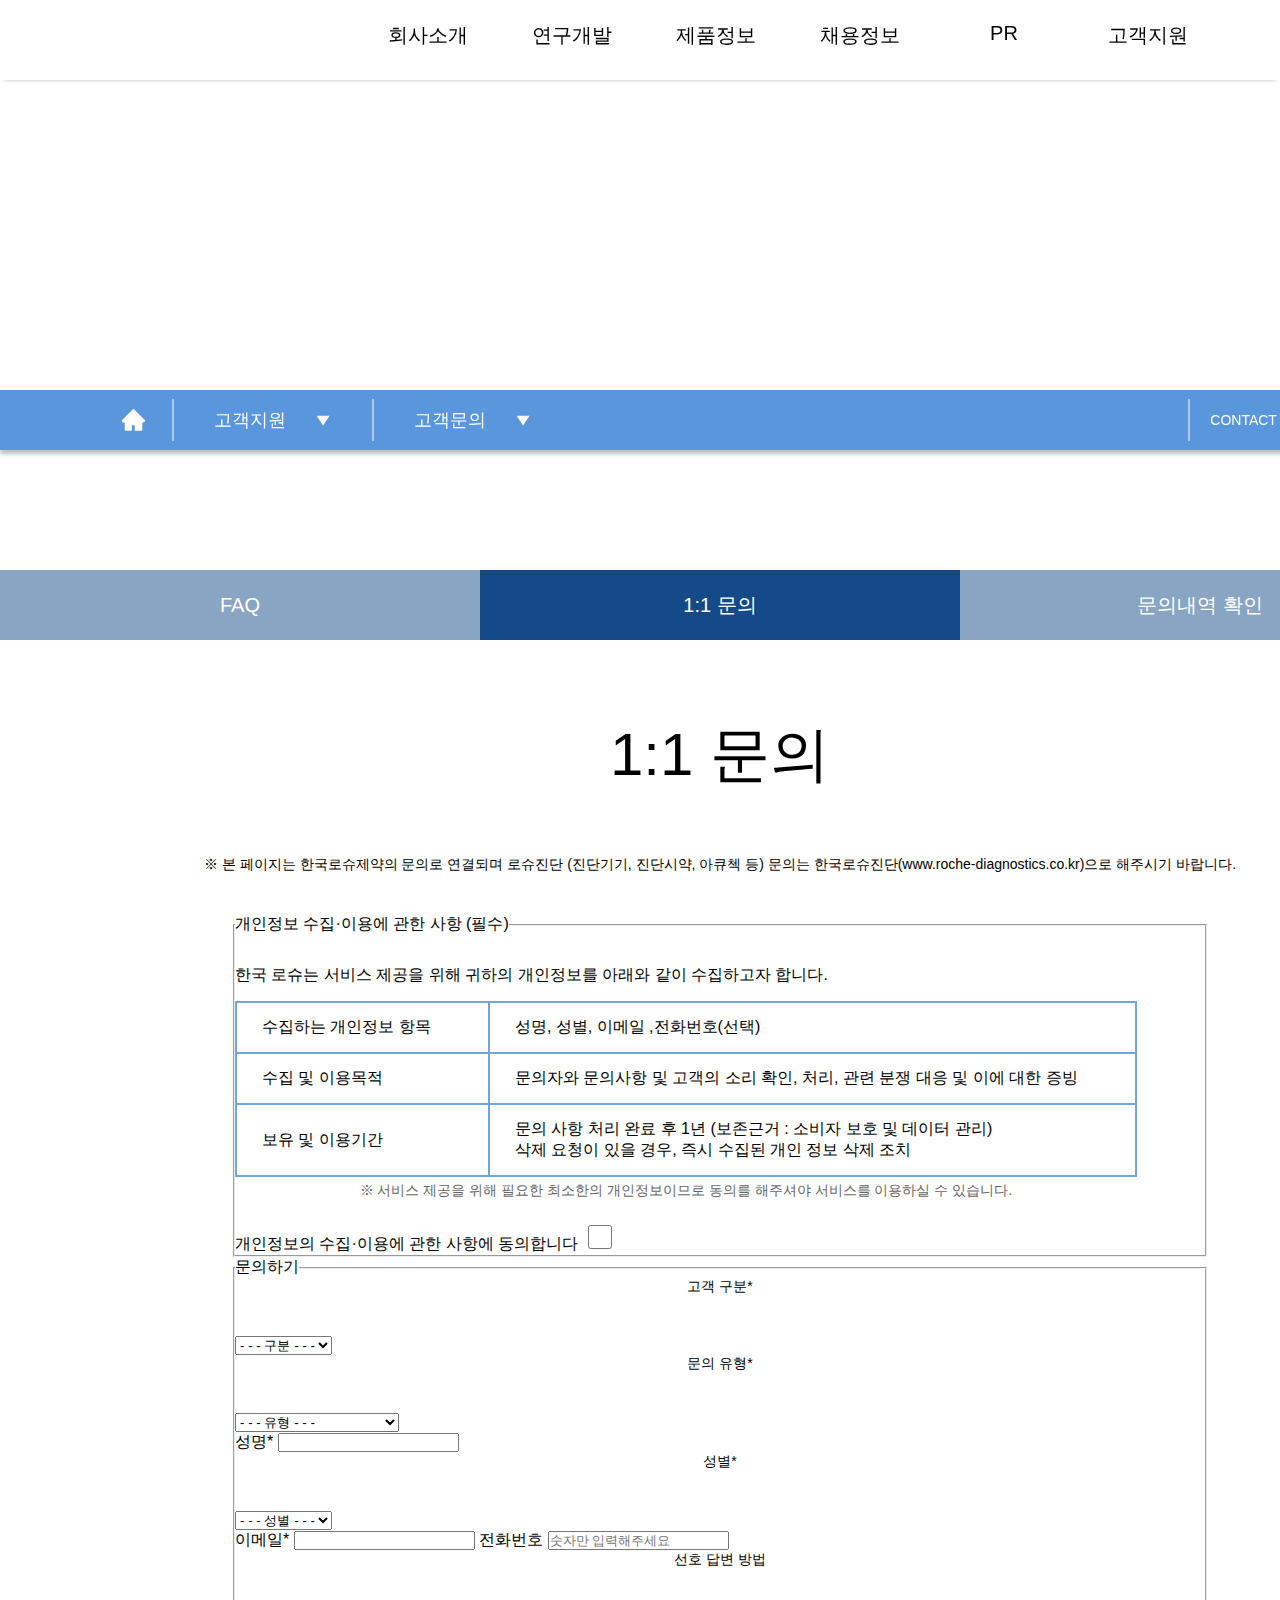
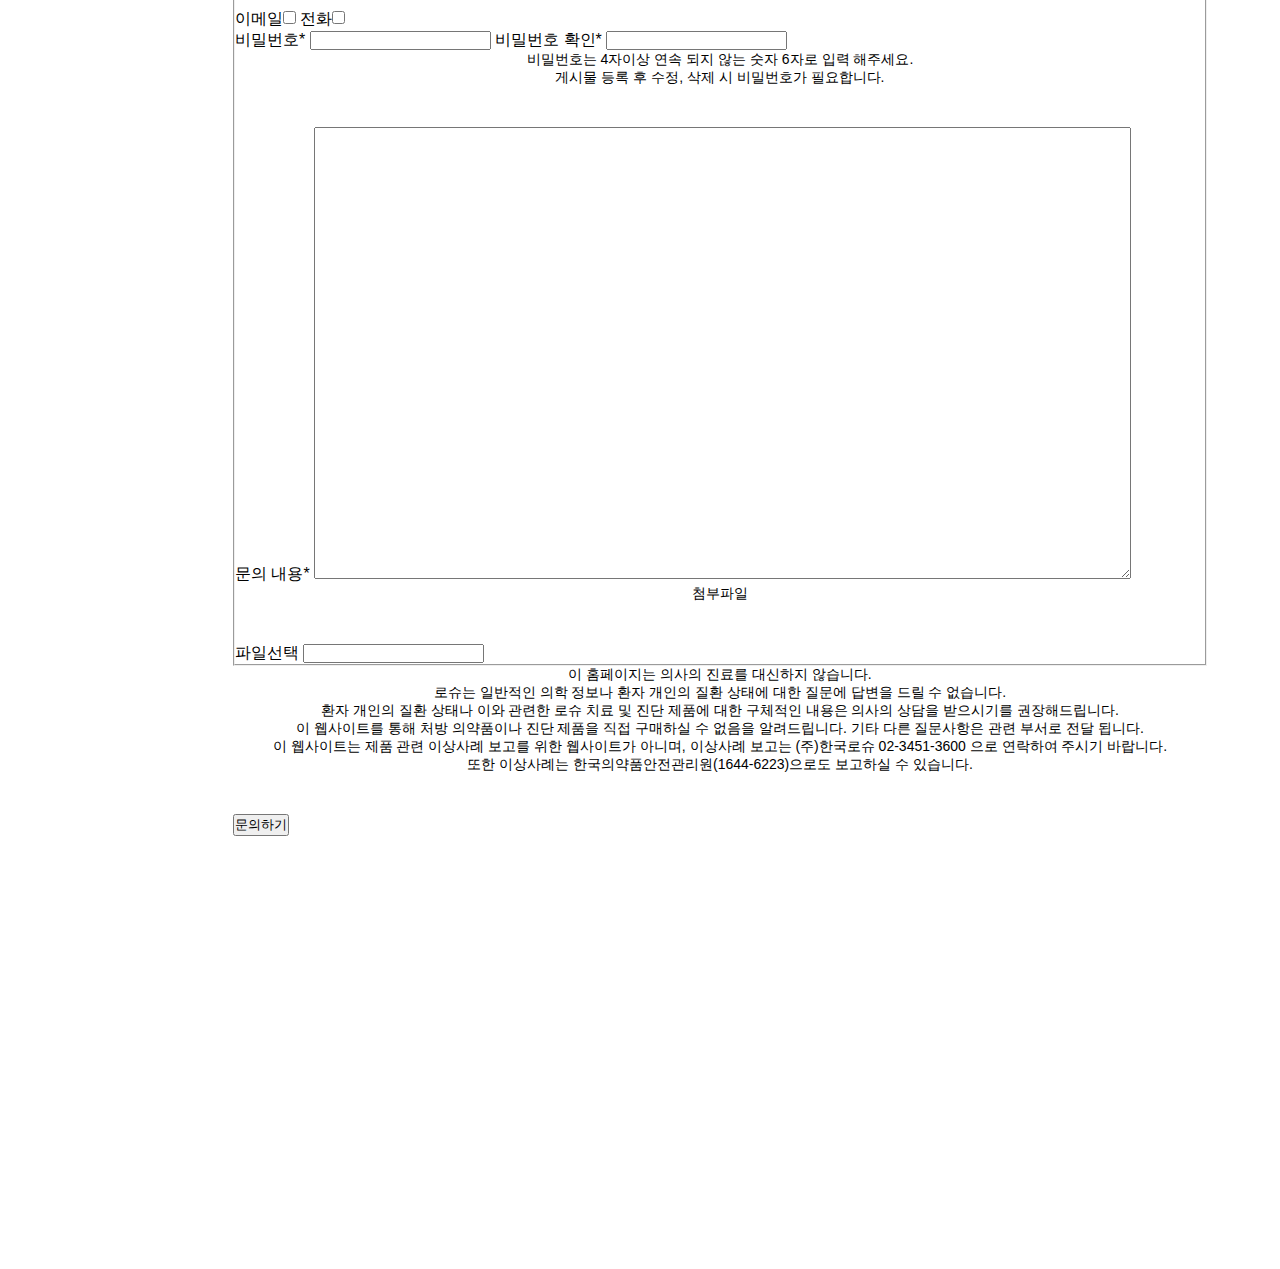
<file: contact-2.html>
<!DOCTYPE html>
<html lang="en">
<head>
    <meta charset="UTF-8">
    <meta http-equiv="X-UA-Compatible" content="IE=edge">
    <meta name="viewport" content="width=device-width, initial-scale=1.0">
    <title>한국 로슈 - 오시는 길</title>
    <link rel="shortcut icon" href="./images/logo2.png"/>
    <link href="https://unpkg.com/aos@2.3.1/dist/aos.css" rel="stylesheet">
    <link href="https://fonts.googleapis.com/css2?family=Noto+Sans+KR:wght@400;500;700&display=swap" rel="stylesheet">
    <link rel="stylesheet" href="./css/default.css">
    <link rel="stylesheet" href="./css/contact_pc.css" media="screen and (min-width : 768px)">
    <link rel="stylesheet" href="./css/contact_mobile.css" media="screen and (max-width : 767px)">
    <script src="https://ajax.googleapis.com/ajax/libs/jquery/3.6.0/jquery.min.js"></script>
    <script src="https://unpkg.com/aos@2.3.1/dist/aos.js"></script>
    <script src="./js/main.js"></script>
    <meta name="description" content="한국로슈는 보다 높은 서비스를 제공하기 위해 고객들의 목소리에 항상 귀를 기울이고 있습니다.">  
    <meta name="keywords" content="제약회사, 제약, 의료, 약, 바이오, 건강 ">
    <meta name="author" content="한국 로슈">
    <meta property="og:image" content="./images/org_location.png">
    <meta property="og:title" content="한국 로슈 - 고객지원">
    <meta property="og:description" content="한국로슈는 보다 높은 서비스를 제공하기 위해 고객들의 목소리에 항상 귀를 기울이고 있습니다.">
</head>
<body>

    <div class="header-component">
        <script src="./js/header.js"></script>
    </div>
    
    <div id="sub-visual">
        <div class="title">
            <h3>고객지원</h3>
            <p>한국로슈는 보다 높은 서비스를 제공하기 위해
                <br>고객들의 목소리에 항상 귀를 기울이고 있습니다. </p>
        </div>
    </div>

    <div id="breadcrumb">
        <div class="sub-menu ">
            <ul>
                <li><a href="./index.html" class="pc-only"><img src="./images/home.svg" alt="홈"></a></li>
                <li><div class="border pc-only"></div>고객지원<img src="./images/down_arrow.svg" alt="더보기">
                    <ul class="depth1">
                        <li><a href="./company-1.html">회사소개</a></li>
                        <li><a href="./research.html">연구개발</a></li>
                        <li><a href="./product.html">제품정보</a></li>
                        <li><a href="./hire.html">채용정보</a></li>
                        <li><a href="./social.html">PR</a></li>
                    </ul>
                </li>
                <li><div class="border"></div>고객문의<img src="./images/down_arrow.svg" alt="더보기">
                    <ul class="depth2">
                        <li><a href="./location.html">오시는 길</a></li>
                    </ul></li>
            </ul>
            <a href="./contact-2.html" class="pc-only"><div class="border"></div>Contact Us<img src="./images/contact.svg" alt="고객센터"></a>
        </div>
    </div>


    <main id="contact-2">
        <section>
            <div class="btn">
                <button class="contact-btn" onclick = "location.href = './contact-1.html'">FAQ</button>
                <button class="contact-btn this" onclick = "location.href = './contact-2.html'">1:1 문의</button>
                <button class="contact-btn" onclick = "location.href = './contact-3.html'">문의내역 확인</button>
            </div>
            <h3>1:1 문의</h3>
            <p>※ 본 페이지는 한국로슈제약의 문의로 연결되며 로슈진단 (진단기기, 진단시약, 아큐첵 등) 문의는 한국로슈진단(www.roche-diagnostics.co.kr)으로 해주시기 바랍니다.</p>
            <form action="">
                <fieldset class="agreement">
                    <legend>개인정보 수집·이용에 관한 사항 (필수)</legend>
                    <p>한국 로슈는 서비스 제공을 위해 귀하의 개인정보를 아래와 같이 수집하고자 합니다.</p>
                    <table>
                        <caption>※ 서비스 제공을 위해 필요한 최소한의 개인정보이므로 동의를 해주셔야 서비스를 이용하실 수 있습니다.</caption>
                        <tr>
                            <td>수집하는 개인정보 항목</td>
                            <td>성명, 성별, 이메일 ,전화번호(선택)</td>
                        </tr>
                        <tr>
                            <td>수집 및 이용목적</td>
                            <td>문의자와 문의사항 및 고객의 소리 확인, 처리, 관련 분쟁 대응 및 이에 대한 증빙
                            </td>
                        </tr>
                        <tr>
                            <td>보유 및 이용기간</td>
                            <td>문의 사항 처리 완료 후 1년 (보존근거 : 소비자 보호 및 데이터 관리)
                            <br>삭제 요청이 있을 경우, 즉시 수집된 개인 정보 삭제 조치
                            </td>
                        </tr>
                    </table>
                    <label for="agreement"><span>개인정보의 수집·이용에 관한 사항에 동의합니다</span><input type="checkbox" name="agreement" id="agreement"></label>
                </fieldset>
                <fieldset class="inquiry">
                    <legend>문의하기</legend>
                    <div class="container">
                        <p>고객 구분*</p>
                        <select name ="client" id="client">
                            <option value="--구분--" selected>- - - 구분 - - -</option>
                            <option value="환자/보호자">환자/보호자</option>
                            <option value="의사">의사</option>
                            <option value="간호사">간호사</option>
                            <option value="약사">약사</option>
                            <option value="도매">도매</option>
                            <option value="기타">기타</option>
                        </select>
                        <p>문의 유형*</p>
                        <select name ="category" id="category">
                            <option value="--유형--" selected>- - - 유형 - - -</option>
                            <option value="제품관련문의">제품관련문의</option>
                            <option value="제품 및 서비스 고객제안">제품 및 서비스 고객제안</option>
                            <option value="불편사항접수">불편사항접수</option>
                            <option value="IR 관련문의">IR 관련문의</option>
                            <option value="기타문의">기타문의</option>
                        </select>
                    </div>

                    <div class="container">
                        <label for="name">성명* <input type="text" name="name" id="name"></label>
                        <p>성별*</p>
                        <select name ="gender" id="gender">
                            <option value="--구분--" selected>- - - 성별 - - -</option>
                            <option value="환자/보호자">남성</option>
                            <option value="의사">여성</option>
                        </select>
                    </div>

                    <div class="container">
                        <label for="mail">이메일* <input type="email" name="mail" id="mail"></label>
                        <label for="phone">전화번호 <input type="tel" name="phone" id="phone" placeholder="숫자만 입력해주세요"></label>
                    </div>

                    <div class="container">
                        <p>선호 답변 방법</p>
                        <label for="response1"><span>이메일</span><input type="checkbox" name="response1" id="response1"></label>
                        <label for="response2"><span>전화</span><input type="checkbox" name="response2" id="response2"></label>
                    </div>

                    <div class="container">
                        <label for="password">비밀번호* <input type="password" name="password" id="password"></label>
                        <label for="password">비밀번호 확인* <input type="password" name="password"></label>
                        <p>비밀번호는 4자이상 연속 되지 않는 숫자 6자로 입력 해주세요.
                            <br>게시물 등록 후 수정, 삭제 시 비밀번호가 필요합니다.</p>
                    </div>

                    <div class="container">
                        <label for="text">문의 내용*</label>
                        <textarea class="pc-only" name="text" id="text" cols="100" rows="30"></textarea>
                        <textarea class="mobile-only" name="text" cols="50" rows="30"></textarea>
                    </div>

                    <div class="filebox"> 
                        <p>첨부파일</p>
                        <label for="file">파일선택</label> 
                        <input type="file" id="file" style="display: none;"> 
                        <input class="upload-name">
                    </div>
                </fieldset>
                <div class="text-box">
                    <p>이 홈페이지는 의사의 진료를 대신하지 않습니다.
                        <br>로슈는 일반적인 의학 정보나 환자 개인의 질환 상태에 대한 질문에 답변을 드릴 수 없습니다. 
                        <br>환자 개인의 질환 상태나 이와 관련한 로슈 치료 및 진단 제품에 대한 구체적인 내용은 의사의 상담을 받으시기를 권장해드립니다.
                        <br>이 웹사이트를 통해 처방 의약품이나 진단 제품을 직접 구매하실 수 없음을 알려드립니다. 기타 다른 질문사항은 관련 부서로 전달 됩니다.
                        <br>이 웹사이트는 제품 관련 이상사례 보고를 위한 웹사이트가 아니며, 이상사례 보고는 (주)한국로슈 02-3451-3600 으로 연락하여 주시기 바랍니다. 
                        <br>또한 이상사례는 한국의약품안전관리원(1644-6223)으로도 보고하실 수 있습니다.</p>
                </div>
                <button type="submit" id="submit-btn">문의하기</button>
            </form>
        </section>
    </main>

    <div class="footer-component">
        <script src="./js/footer.js"></script>
    </div>

</body>
</html>
</file>
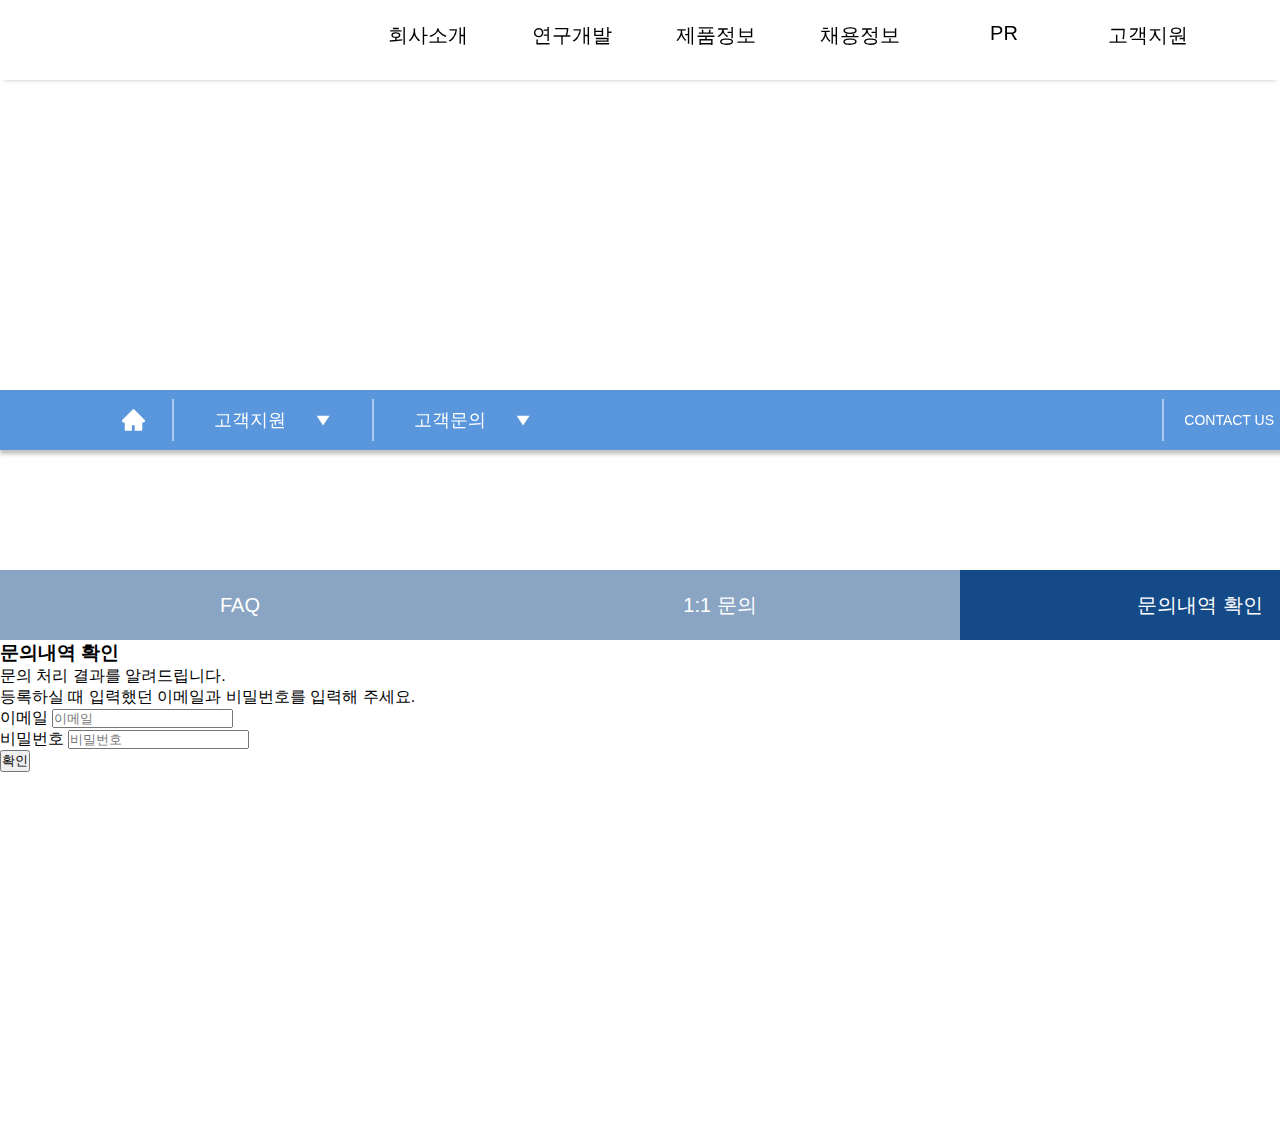
<file: contact-3.html>
<!DOCTYPE html>
<html lang="en">
<head>
    <meta charset="UTF-8">
    <meta http-equiv="X-UA-Compatible" content="IE=edge">
    <meta name="viewport" content="width=device-width, initial-scale=1.0">
    <title>한국 로슈 - 오시는 길</title>
    <link rel="shortcut icon" href="./images/logo2.png"/>
    <link href="https://unpkg.com/aos@2.3.1/dist/aos.css" rel="stylesheet">
    <link href="https://fonts.googleapis.com/css2?family=Noto+Sans+KR:wght@400;500;700&display=swap" rel="stylesheet">
    <link rel="stylesheet" href="./css/default.css">
    <link rel="stylesheet" href="./css/contact_pc.css" media="screen and (min-width : 768px)">
    <link rel="stylesheet" href="./css/contact_mobile.css" media="screen and (max-width : 767px)">
    <script src="https://ajax.googleapis.com/ajax/libs/jquery/3.6.0/jquery.min.js"></script>
    <script src="https://unpkg.com/aos@2.3.1/dist/aos.js"></script>
    <script src="./js/main.js"></script>
    <meta name="description" content="한국로슈는 보다 높은 서비스를 제공하기 위해 고객들의 목소리에 항상 귀를 기울이고 있습니다.">  
    <meta name="keywords" content="제약회사, 제약, 의료, 약, 바이오, 건강 ">
    <meta name="author" content="한국 로슈">
    <meta property="og:image" content="./images/org_location.png">
    <meta property="og:title" content="한국 로슈 - 고객지원">
    <meta property="og:description" content="한국로슈는 보다 높은 서비스를 제공하기 위해 고객들의 목소리에 항상 귀를 기울이고 있습니다.">
</head>
<body>

    <div class="header-component">
        <script src="./js/header.js"></script>
    </div>
    
    <div id="sub-visual">
        <div class="title">
            <h3>고객지원</h3>
            <p>한국로슈는 보다 높은 서비스를 제공하기 위해
                <br>고객들의 목소리에 항상 귀를 기울이고 있습니다. </p>
        </div>
    </div>

    <div id="breadcrumb">
        <div class="sub-menu ">
            <ul>
                <li><a href="./index.html" class="pc-only"><img src="./images/home.svg" alt="홈"></a></li>
                <li><div class="border pc-only"></div>고객지원<img src="./images/down_arrow.svg" alt="더보기">
                    <ul class="depth1">
                        <li><a href="./company-1.html">회사소개</a></li>
                        <li><a href="./research.html">연구개발</a></li>
                        <li><a href="./product.html">제품정보</a></li>
                        <li><a href="./hire.html">채용정보</a></li>
                        <li><a href="./social.html">PR</a></li>
                    </ul>
                </li>
                <li><div class="border"></div>고객문의<img src="./images/down_arrow.svg" alt="더보기">
                    <ul class="depth2">
                        <li><a href="./location.html">오시는 길</a></li>
                    </ul></li>
            </ul>
            <a href="./contact-2.html" class="pc-only"><div class="border"></div>Contact Us<img src="./images/contact.svg" alt="고객센터"></a>
        </div>
    </div>

    <main id="contact-3">
        <section>
            <div class="btn">
                <button class="contact-btn" onclick = "location.href = './contact-1.html'">FAQ</button>
                <button class="contact-btn" onclick = "location.href = './contact-2.html'">1:1 문의</button>
                <button class="contact-btn this" onclick = "location.href = './contact-3.html'">문의내역 확인</button>
            </div>
            <div class="container">
                <h3>문의내역 확인</h3>
                <p>문의 처리 결과를 알려드립니다.
                <br>등록하실 때 입력했던 이메일과 비밀번호를 입력해 주세요.</p>
                <form action="" id="login">
                    <div class="form-group">
                        <label for="userEmail">이메일</label>
                        <input type="text" id="userEmail" placeholder="이메일">
                    </div>
                    <div class="form-group">
                        <label for="pwd">비밀번호</label>
                        <input type="password" id="pwd" placeholder="비밀번호">
                    </div>
                    <input type="submit" value="확인" >
                </form>
            </div>
        </section>
    </main>

    <div class="footer-component">
        <script src="./js/footer.js"></script>
    </div>

</body>
</html>
</file>
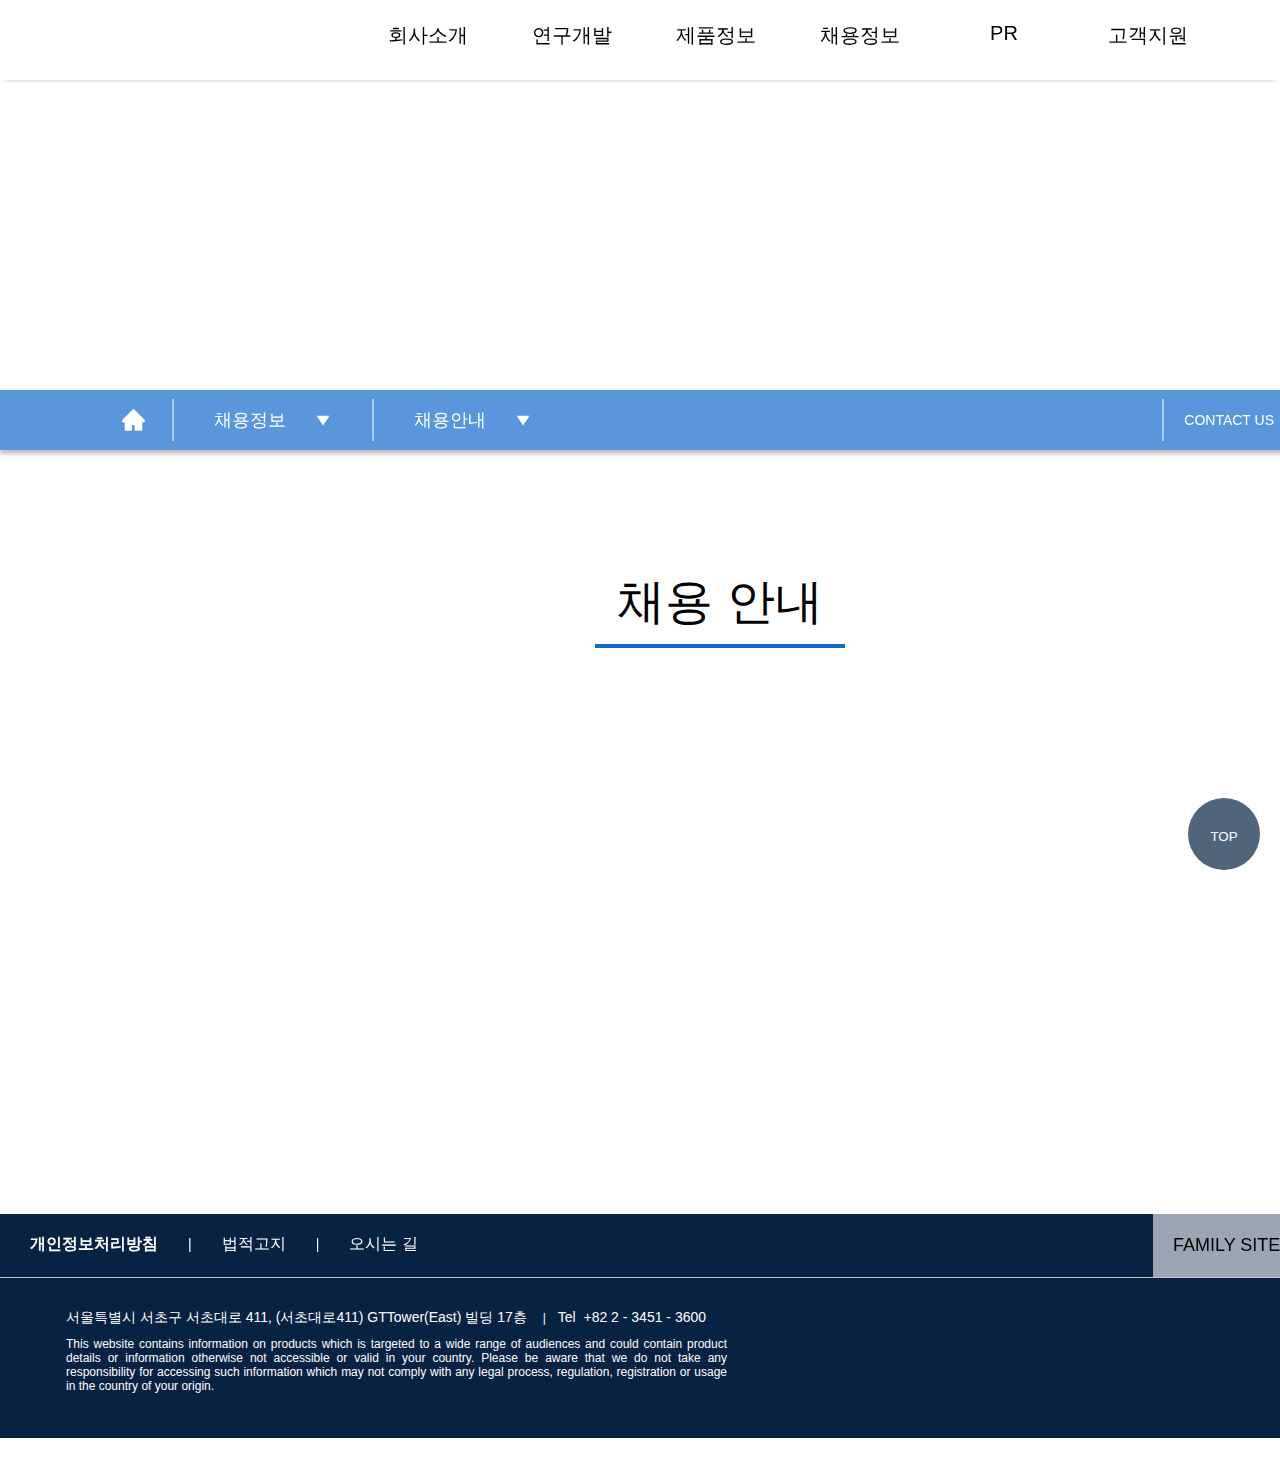
<file: hire.html>
<!DOCTYPE html>
<html lang="en">
<head>
    <meta charset="UTF-8">
    <meta http-equiv="X-UA-Compatible" content="IE=edge">
    <meta name="viewport" content="width=device-width, initial-scale=1.0">
    <title>한국 로슈 - 기업소개</title>
    <link rel="shortcut icon" href="./images/logo2.png"/>
    <link rel="stylesheet" href="https://unpkg.com/swiper@8/swiper-bundle.min.css"/>
    <link href="https://fonts.googleapis.com/css2?family=Noto+Sans+KR:wght@400;500;700&display=swap" rel="stylesheet">
    <link href="https://unpkg.com/aos@2.3.1/dist/aos.css" rel="stylesheet">
    <link rel="stylesheet" href="./css/default.css">
    <link rel="stylesheet" href="./css/hire_pc.css" media="screen and (min-width : 768px)">
    <link rel="stylesheet" href="./css/hire_mobile.css" media="screen and (max-width : 767px)">
    <script src="https://unpkg.com/aos@2.3.1/dist/aos.js"></script>
    <script src="https://ajax.googleapis.com/ajax/libs/jquery/3.6.0/jquery.min.js"></script>
    <script src="./js/main.js"></script>
    <meta name="description" content="Doing now what patients need next">  
    <meta name="keywords" content="제약회사, 제약, 의료, 약, 바이오, 건강 ">
    <meta name="author" content="한국 로슈">
    <meta property="og:image" content="./images/org_company.png">
    <meta property="og:title" content="한국 로슈 - 회사소개">
    <meta property="og:description" content="Doing now what patients need next">
    
</head>
<body>
    
    <div class="header-component">
        <script src="./js/header.js"></script>
    </div>
    
    <div id="sub-visual">
        <div class="title">
            <h3>채용정보</h3>
            <p>세계로 함께 나아갈 인재를 기다립니다.</p>
        </div>
    </div>

    <div id="breadcrumb">
        <div class="sub-menu ">
            <ul>
                <li><a href="./index.html" class="pc-only"><img src="./images/home.svg" alt="홈"></a></li>
                <li><div class="border pc-only"></div>채용정보<img src="./images/down_arrow.svg" alt="더보기">
                    <ul class="depth1">
                        <li><a href="./company-1.html">회사소개</a></li>
                        <li><a href="./research.html">연구개발</a></li>
                        <li><a href="./product.html">제품정보</a></li>
                        <li><a href="./social.html">PR</a></li>
                        <li><a href="./contact-1.html">고객지원</a></li>
                    </ul>
                </li>
                <li><div class="border"></div>채용안내<img src="./images/down_arrow.svg" alt="더보기">
                    <ul class="depth2">
                        <li><a href="#">복리후생</a></li>
                    </ul></li>
            </ul>
            <a href="./contact-2.html" class="pc-only"><div class="border"></div>Contact Us<img src="./images/contact.svg" alt="고객센터"></a>
        </div>
    </div>

    <section id="contents">
        <h1>채용 안내</h1>
        <div id="guide" class="pc-only">
             <div class="text-box1" >
                 <div class="text" data-aos="fade-down"
                     data-aos-delay="200"
                     data-aos-duration="1000" >
                     <h2>서류지원</h2>
                     <p>서류전형 결과 합격자에게
                     <br>개별통보</p>
                 </div>
                 <div class="text" data-aos="fade-down"
                     data-aos-delay="600"
                     data-aos-duration="1000" >
                     <h2>건강검진</h2>
                     <p>지정 의료기관에서
                     <br>건강검진 실시</p>
                 </div>
             </div>
 
             <div class="image-box">
                 <img src="./images/Guide1.png" alt="입사지원" data-aos="fade-up" data-aos-delay="50"
                 data-aos-duration="1000">
                 <img src="./images/Guide2.png" alt="서류지원" data-aos="fade-down" data-aos-delay="150"
                 data-aos-duration="1000">
                 <img src="./images/Guide3.png" alt="면접전형" data-aos="fade-up" data-aos-delay="350"
                 data-aos-duration="1000">
                 <img src="./images/Guide4.png" alt="건강검진" data-aos="fade-down" data-aos-delay="550"
                 data-aos-duration="1000">
                 <img src="./images/Guide5.png" alt="최종합격" data-aos="fade-up" data-aos-delay="750"
                 data-aos-duration="1000">
             </div>
 
             <div class="text-box2">
                 <div class="text"data-aos="fade-up" 
                 data-aos-delay="50"
                 data-aos-duration="1000" >
                     <h2>입사지원</h2>
                     <p>온라인 입사지원만 가능</p>
                 </div>
                 <div class="text"data-aos="fade-up" 
                 data-aos-delay="400"
                 data-aos-duration="1000" >
                     <h2>면접전형</h2>
                     <p>직무·전공·인성 면접
                     <br>직무에 따라 외국어 면접</p>
                 </div>
                 <div class="text"data-aos="fade-up" 
                 data-aos-delay="800"
                 data-aos-duration="1000" >
                     <h2>최종합격</h2>
                 </div>
             </div>
        </div>
 
        <div id="guide-mobile" class="mobile-only">
             <div class="box">
                 <img src="./images/Guide-icon.svg" alt="입사지원" data-aos="fade-up" data-aos-delay="100"
                 data-aos-duration="1000">
                 <h2 data-aos="fade-up" data-aos-delay="150"
                 data-aos-duration="1000">
                     입사지원</h2>
                 <p data-aos="fade-up" data-aos-delay="200"
                 data-aos-duration="1000">온라인 입사지원만 가능</p>
                 <img src="./images/Guide-down.svg" alt="down-arrow" data-aos="fade-up" data-aos-delay="300"
                 data-aos-duration="1000">
             </div>
             <div class="box" >
                 <img src="./images/Guide-icon2.svg" alt="서류지원" data-aos="fade-up" data-aos-delay="100"
                 data-aos-duration="1000">
                 <h2 data-aos="fade-up" data-aos-delay="150"
                 data-aos-duration="1000">서류지원</h2>
                 <p data-aos="fade-up" data-aos-delay="200"
                 data-aos-duration="1000">서류전형 결과 합격자에게
                 <br>개별통보</p>
                 <img src="./images/Guide-down.svg" alt="down-arrow" data-aos="fade-up" data-aos-delay="300"
                 data-aos-duration="1000">
             </div>
             <div class="box" >
                 <img src="./images/Guide-icon3.svg" alt="면접전형" data-aos="fade-up" data-aos-delay="100"
                 data-aos-duration="1000">
                 <h2 data-aos="fade-up" data-aos-delay="150"
                 data-aos-duration="1000">면접전형</h2>
                 <p data-aos="fade-up" data-aos-delay="200"
                 data-aos-duration="1000">직무·전공·인성 면접
                 <br>직무에 따라 외국어 면접</p>
                 <img src="./images/Guide-down.svg" alt="down-arrow" data-aos="fade-up" data-aos-delay="300"
                 data-aos-duration="1000">
             </div>
             <div class="box" >
                 <img src="./images/Guide-icon4.svg" alt="건강검진" data-aos="fade-up" data-aos-delay="100"
                 data-aos-duration="1000">
                 <h2 data-aos="fade-up" data-aos-delay="150"
                 data-aos-duration="1000">건강검진</h2>
                 <p data-aos="fade-up" data-aos-delay="200"
                 data-aos-duration="1000">지정 의료기관에서
                 <br>건강검진 실시</p>
                 <img src="./images/Guide-down.svg" alt="down-arrow" data-aos="fade-up" data-aos-delay="300"
                 data-aos-duration="1000">
             </div>
             <div class="box" >
                 <img src="./images/Guide-icon5.svg" alt="최종합격" data-aos="fade-up" data-aos-delay="100"
                 data-aos-duration="1000">
                 <h2 data-aos="fade-up" data-aos-delay="150"
                 data-aos-duration="1000">최종합격</h2>
             </div>
        </div>
     </section>

    <div class="footer-component">
        <script src="./js/footer.js"></script>
    </div>

    <script>
        AOS.init();
    </script>
</body>
</html>
</file>
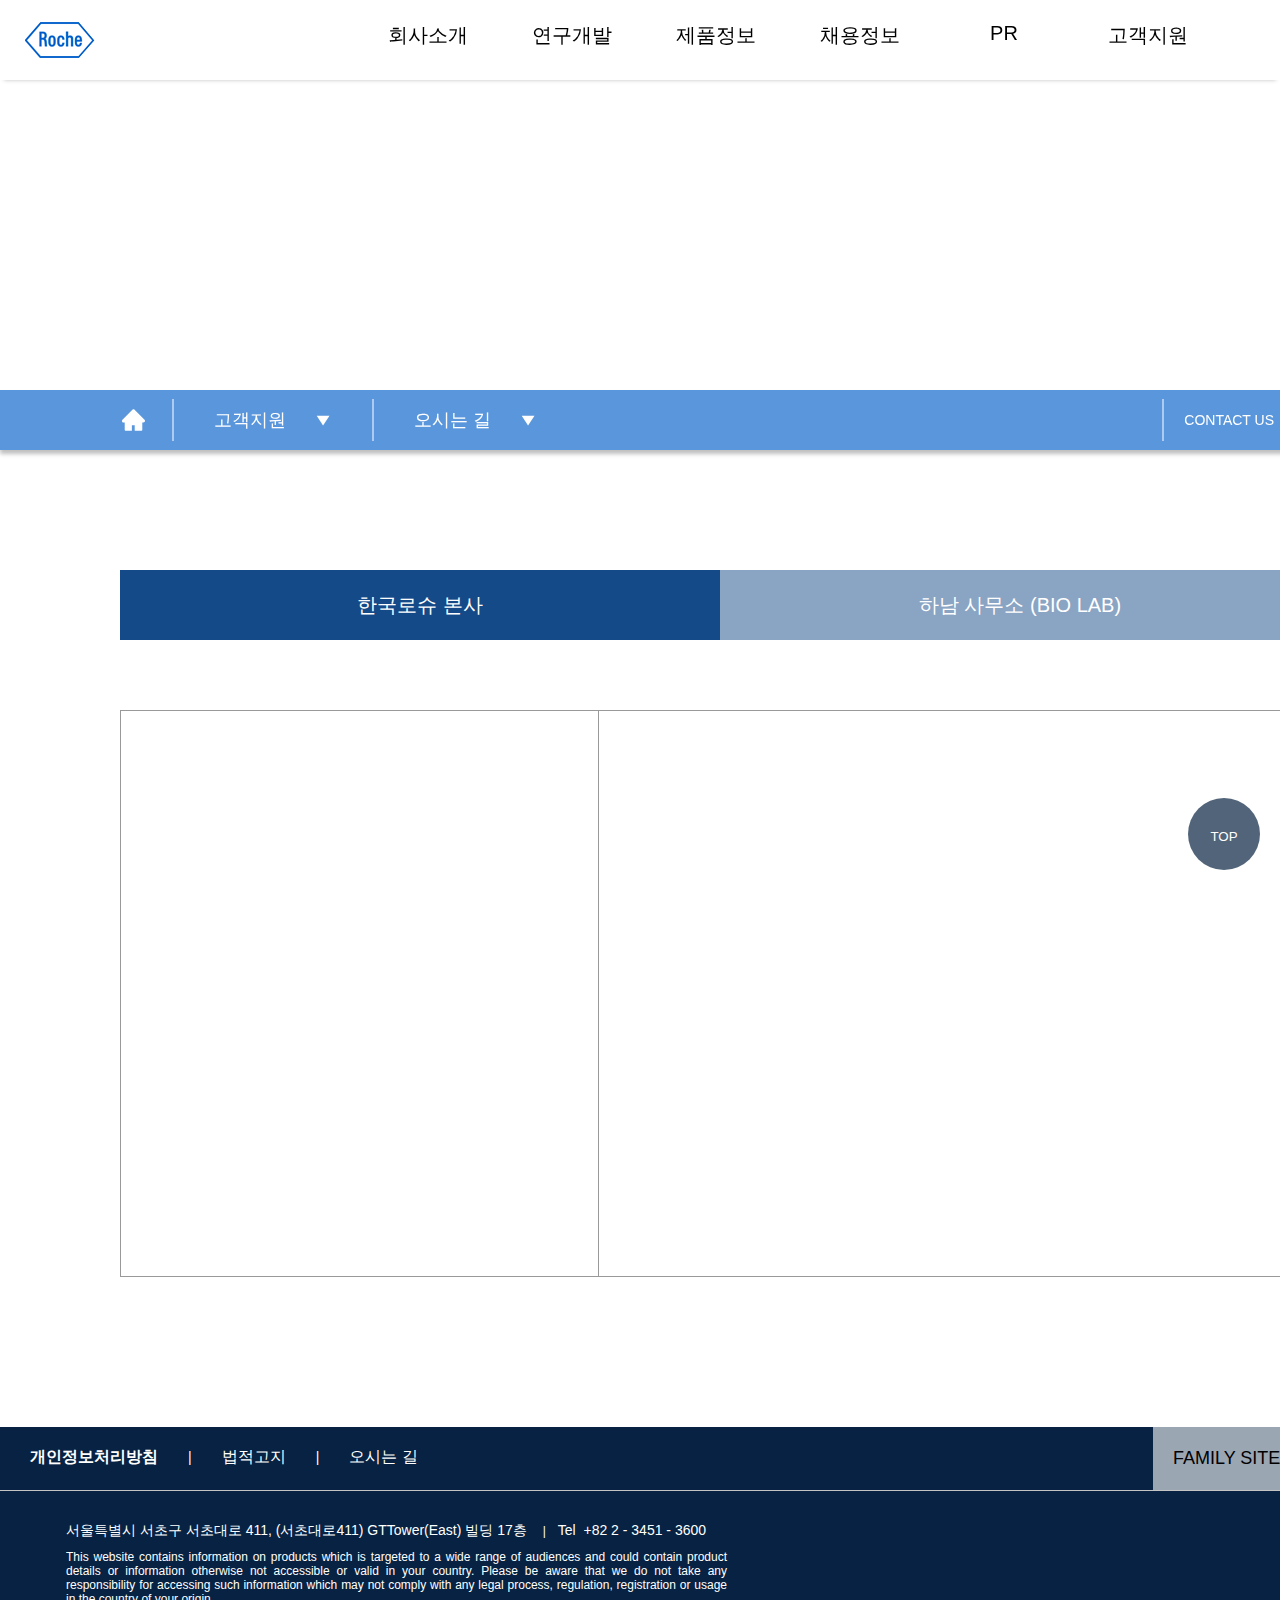
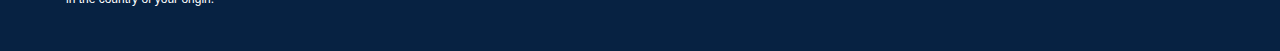
<file: location.html>
<!DOCTYPE html>
<html lang="en">
<head>
    <meta charset="UTF-8">
    <meta http-equiv="X-UA-Compatible" content="IE=edge">
    <meta name="viewport" content="width=device-width, initial-scale=1.0">
    <title>한국 로슈 - 오시는 길</title>
    <link rel="shortcut icon" href="./images/logo2.png"/>
    <link href="https://unpkg.com/aos@2.3.1/dist/aos.css" rel="stylesheet">
    <link href="https://fonts.googleapis.com/css2?family=Noto+Sans+KR:wght@400;500;700&display=swap" rel="stylesheet">
    <link rel="stylesheet" href="./css/default.css">
    <link rel="stylesheet" href="./css/location_pc.css" media="screen and (min-width : 768px)">
    <link rel="stylesheet" href="./css/location_mobile.css" media="screen and (max-width : 767px)">
    <script src="https://ajax.googleapis.com/ajax/libs/jquery/3.6.0/jquery.min.js"></script>
    <script src="https://unpkg.com/aos@2.3.1/dist/aos.js"></script>
    <script src="./js/main.js"></script>
    <meta name="description" content="한국로슈는 보다 높은 서비스를 제공하기 위해 고객들의 목소리에 항상 귀를 기울이고 있습니다.">  
    <meta name="keywords" content="제약회사, 제약, 의료, 약, 바이오, 건강 ">
    <meta name="author" content="한국 로슈">
    <meta property="og:image" content="./images/org_location.png">
    <meta property="og:title" content="한국 로슈 - 고객지원">
    <meta property="og:description" content="한국로슈는 보다 높은 서비스를 제공하기 위해 고객들의 목소리에 항상 귀를 기울이고 있습니다.">
</head>
<body>

    <div class="header-component">
        <script src="./js/header.js"></script>
    </div>
    
    <div id="sub-visual">
        <div class="title">
            <h3>고객지원</h3>
            <p>한국로슈는 보다 높은 서비스를 제공하기 위해
                <br>고객들의 목소리에 항상 귀를 기울이고 있습니다. </p>
        </div>
    </div>

    <div id="breadcrumb">
        <div class="sub-menu ">
            <ul>
                <li><a href="./index.html" class="pc-only"><img src="./images/home.svg" alt="홈"></a></li>
                <li><div class="border pc-only"></div>고객지원<img src="./images/down_arrow.svg" alt="더보기">
                    <ul class="depth1">
                        <li><a href="./company-1.html">회사소개</a></li>
                        <li><a href="./research.html">연구개발</a></li>
                        <li><a href="./product.html">제품정보</a></li>
                        <li><a href="./hire.html">채용정보</a></li>
                        <li><a href="./social.html">PR</a></li>
                    </ul>
                </li>
                <li><div class="border"></div>오시는 길<img src="./images/down_arrow.svg" alt="더보기">
                    <ul class="depth2">
                        <li><a href="./contact-1.html">고객문의</a></li>
                    </ul></li>
            </ul>
            <a href="./contact-2.html" class="pc-only"><div class="border"></div>Contact Us<img src="./images/contact.svg" alt="고객센터"></a>
        </div>
    </div>


    <main id="location">
        <section>
            <div class="btn">
                <button class="map-btn on">한국로슈 본사</button>
                <button class="map-btn">하남 사무소 (BIO LAB)</button>
            </div>
            <div class="map-box company1 on">
                <div class="text-box">
                    <div class="adress" data-aos="fade-up" data-aos-duration="2000" data-aos-offset="200" data-aos-once="true">
                        <h3>Adress</h3>
                        <div class="border"></div>
                        <p><img src="./images/location.svg" alt="주소">서울특별시 서초구 서초대로 411, (서초대로411) GTTower(East) 빌딩 17층 </p>
                        <p><img src="./images/location.svg" alt="주소">17th Floor, GT Tower(East), 411, Seocho-daero, Seocho-gu, Seoul</p>
                        <p class="info">강남역 9번 출구에서 나와 약 80m 이동, 서초대로 73길 우측 GT타워 17층 입니다.</p>
                    </div>
                    <div class="tel" data-aos="fade-up" data-aos-duration="2000" data-aos-offset="0" data-aos-once="true">
                        <h3>Tel</h3>
                        <div class="border"></div>
                        <p><img src="./images/tel.svg" alt="주소">+82 2 3451 3600</p>
                    </div>
                </div>
                <div class="map">
                        <iframe src="https://www.google.com/maps/embed?pb=!1m14!1m8!1m3!1d12661.688553391084!2d127.0260501!3d37.4979607!3m2!1i1024!2i768!4f13.1!3m3!1m2!1s0x0%3A0xb5ccfb90625a68be!2z7ZWc6rWt66Gc7IqI!5e0!3m2!1sko!2skr!4v1648003138250!5m2!1sko!2skr" width="720" height="567" style="border:0;" allowfullscreen="" loading="lazy"></iframe>
                </div>
            </div>

            <div class="map-box company2">
                <div class="text-box">
                    <div class="adress">
                        <h3>Adress</h3>
                        <div class="border"></div>
                        <p><img src="./images/location.svg" alt="주소">경기도 하남시 조정대로 150 아이테코 409호</p>
                        <p><img src="./images/location.svg" alt="주소">409, 150, Jojeong-daero, Hanam-si, Gyeonggi-do, Republic of Korea</p>
                    </div>
                    <div class="tel">
                        <h3>Tel</h3>
                        <div class="border"></div>
                        <p><img src="./images/tel.svg" alt="주소">+82 2 3451 3719</p>
                    </div>
                </div>
                <div class="map">
                    <iframe src="https://www.google.com/maps/embed?pb=!1m18!1m12!1m3!1d12653.589454009583!2d127.18947129300824!3d37.5457008268275!2m3!1f0!2f0!3f0!3m2!1i1024!2i768!4f13.1!3m3!1m2!1s0x357cb17554ff443b%3A0xf3f4a17c06b8113!2z7JWE7J207YWM7L2U!5e0!3m2!1sko!2skr!4v1648005381220!5m2!1sko!2skr" width="720" height="567" style="border:0;" allowfullscreen="" loading="lazy"></iframe>
                </div>
            </div>
        </section>
    </main>

    <div class="footer-component">
        <script src="./js/footer.js"></script>
    </div>

    <script>
        AOS.init();
      </script>
</body>
</html>
</file>
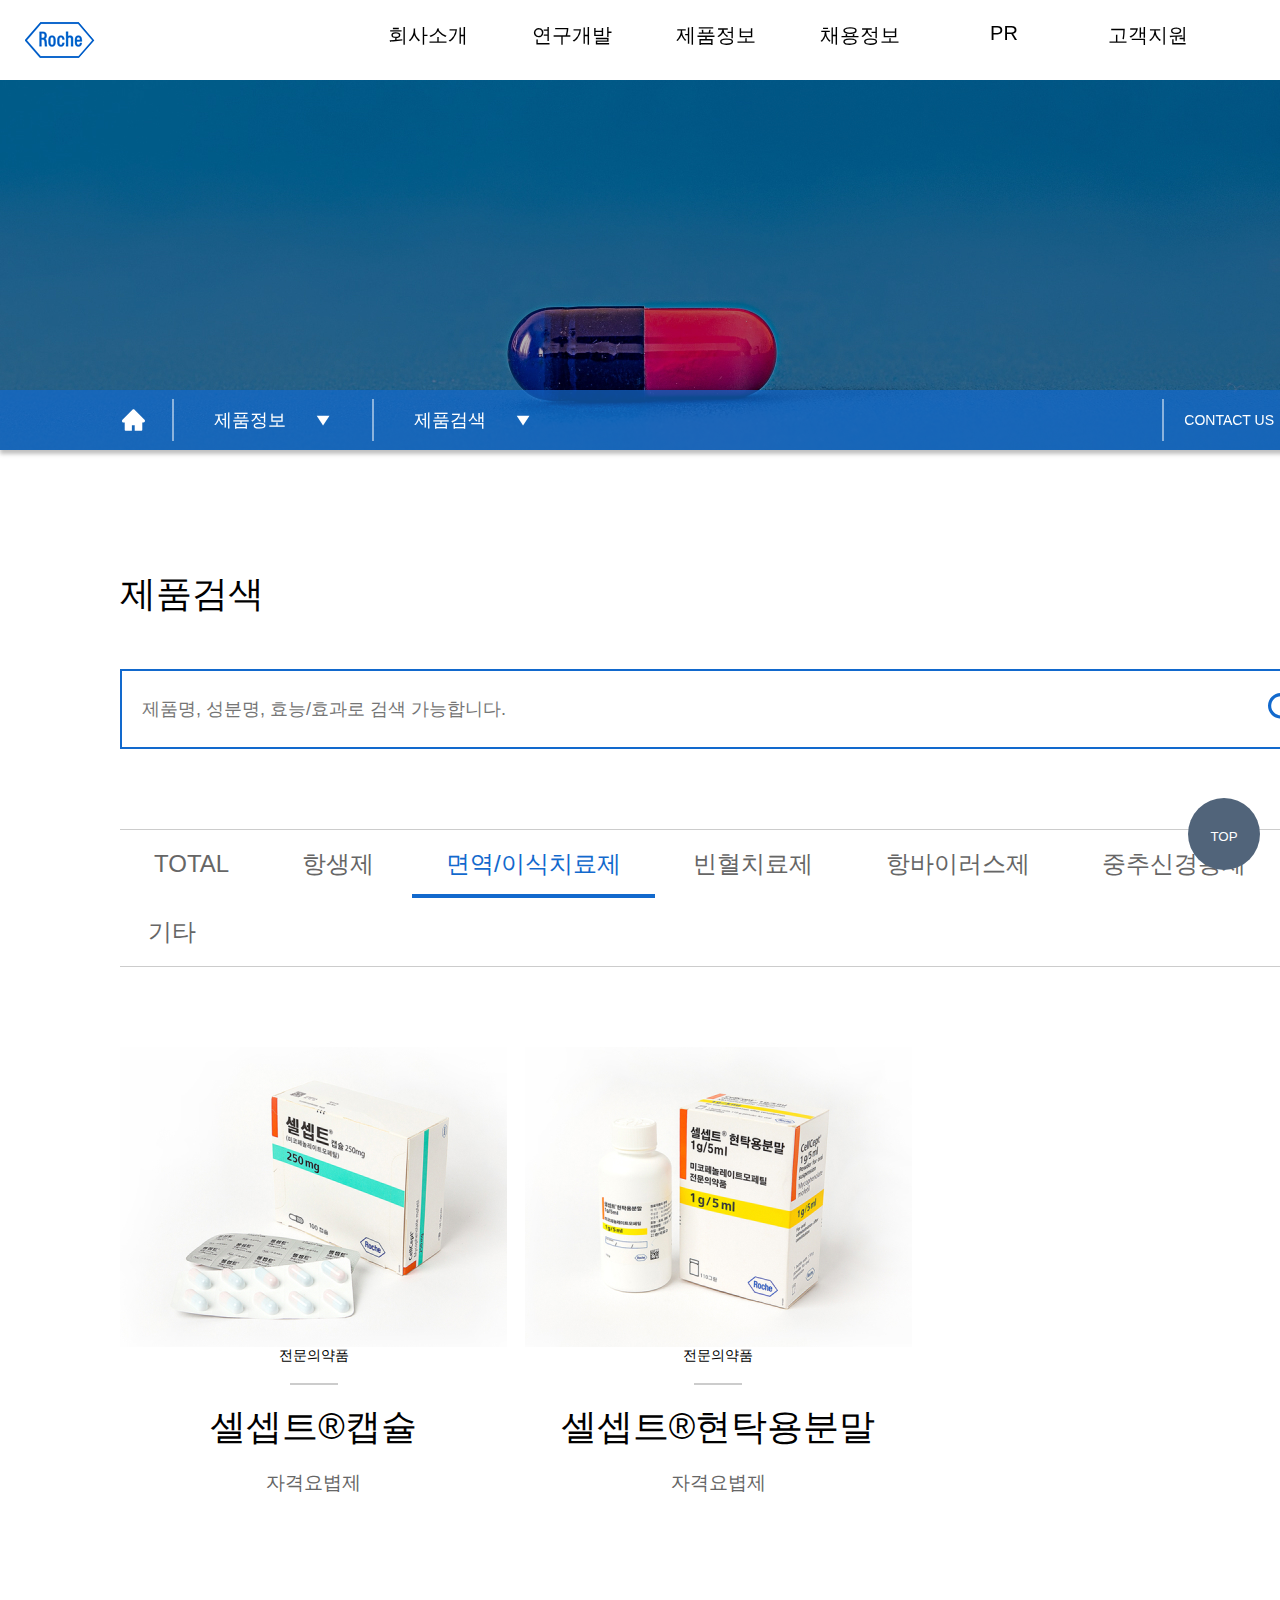
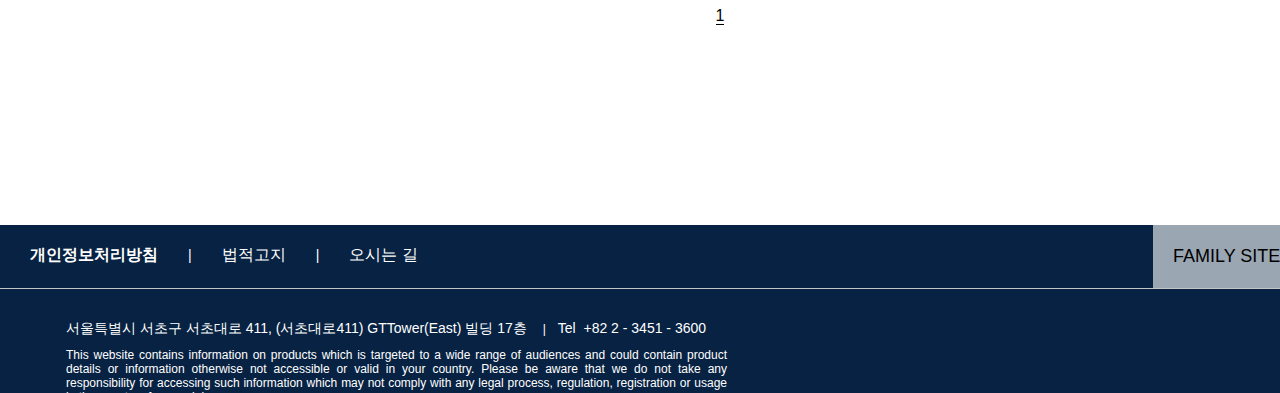
<file: product-2.html>
<!DOCTYPE html>
<html lang="en">
<head>
    <meta charset="UTF-8">
    <meta http-equiv="X-UA-Compatible" content="IE=edge">
    <meta name="viewport" content="width=device-width, initial-scale=1.0">
    <title>한국로슈 - 제품검색</title>
    <link rel="shortcut icon" href="./images/logo2.png"/>
    <link href="https://fonts.googleapis.com/css2?family=Noto+Sans+KR:wght@400;500;700&display=swap" rel="stylesheet">
    <script src="https://ajax.googleapis.com/ajax/libs/jquery/3.6.0/jquery.min.js"></script>
    <link rel="stylesheet" href="./css/default.css">
    <link rel="stylesheet" href="css/product_pc.css" media="screen and (min-width:768px)">
    <link rel="stylesheet" href="css/product_mobile.css" media="screen and (max-width:767px)">
    <script src="js/main.js"></script>
    <meta name="description" content="한국로슈의 다양한 제품을 확인하실 수 있습니다.">  
    <meta name="keywords" content="제약회사, 제약, 의료, 약, 바이오, 건강 ">
    <meta name="author" content="한국 로슈">
    <meta property="og:image" content="./images/org_product.png">
    <meta property="og:title" content="한국 로슈 - 제품정보">
    <meta property="og:description" content="한국로슈의 다양한 제품을 확인하실 수 있습니다.">
</head>
<body id="product">
    <div class="header-component">
        <script src="./js/header.js"></script>
    </div>

    <!-- sub visual -->
    <div id="sub-visual">
        <div class="title">
            <h3>제품정보</h3>
            <p>한국로슈의 다양한 제품을 확인하실 수 있습니다.</p>
        </div>
    </div>

    <div id="breadcrumb">
        <div class="sub-menu">
            <ul>
                <li><a href="./index.html" class="pc-only"><img src="./images/home.svg" alt="홈"></a></li>
                <li><div class="border pc-only"></div>제품정보<img src="./images/down_arrow.svg" alt="더보기">
                    <ul class="depth1">
                        <li><a href="./company-1.html">회사소개</a></li>
                        <li><a href="./research.html">연구개발</a></li>
                        <li><a href="./hire.html">채용정보</a></li>
                        <li><a href="./social.html">PR</a></li>
                        <li><a href="./contact-1.html">고객지원</a></li>
                    </ul>
                </li>
                <li><div class="border"></div>제품검색<img src="./images/down_arrow.svg" alt="더보기">
                    <ul class="depth2">
                        <li><a href="#">제품소식</a></li>
                    </ul></li>
            </ul>
            <a href="./contact-2.html" class="pc-only"><div class="border"></div>Contact Us<img src="./images/contact.svg" alt="고객센터"></a>
        </div>
    </div>
    

    <!-- 제품검색 -->
    <section id="product-contents">
        <h2>제품검색</h2>
        <form action="#" id="search-form">
             <div class="product-search-input-box">
                <input type="text" name="stext" id="stext" class="product-search-input" placeholder="제품명, 성분명, 효능/효과로 검색 가능합니다.">
                <input type="submit" value class="submit-btn">
            </div>
        </form>
       <div class="product-category">
            <ul class="category-menu">
                <li><a href="#">
                    <h3>TOTAL</h3>
                </a></li>
                <li><a href="./product.html">
                    <h3>항생제</h3>
                </a></li>
                <li  class="on"><a href="#">
                    <h3>면역/이식치료제</h3>
                </a></li>
                <li><a href="./product-3.html">
                    <h3>빈혈치료제</h3>
                </a></li>
                <li><a href="./product-4.html">
                    <h3>항바이러스제</h3>
                </a></li>
                <li><a href="./product-5.html">
                    <h3>중추신경용제</h3>
                </a></li>
                <li><a href="./product-6.html">
                    <h3>기타</h3>
                </a></li>
            </ul>
        </div>
        <!-- 검색결과 -->
        <div class="product-info-box box1">
            <div class="info-box">
                <a href="#">
                    <div class="info-img">
                        <img src="images/category2-1.jpg" alt="셀셉트-캡슐">
                    </div>
                    <p>전문의약품</p>
                    <div class="line"></div>
                    <h2>셀셉트®캡슐</h2>
                    <h3>자격요볍제</h3>
                </a>
            </div>
            <div class="info-box">
                <a href="#">
                    <div class="info-img">
                        <img src="images/category2-2.jpg" alt="셀셉트-현탁용분말">
                    </div>
                    <p>전문의약품</p>
                    <div class="line"></div>
                    <h2>셀셉트®현탁용분말</h2>
                    <h3>자격요볍제</h3>
                </a>
            </div>
        </div>

        <div class="pagination">
            <ul>
                <li class="on">
                    <a href="#">1</a>
                </li>
            </ul>
        </div>
    </section>
    <!-- footer -->
    <div class="footer-component">
        <script src="./js/footer.js"></script>
    </div>
</body>
</html>
</file>
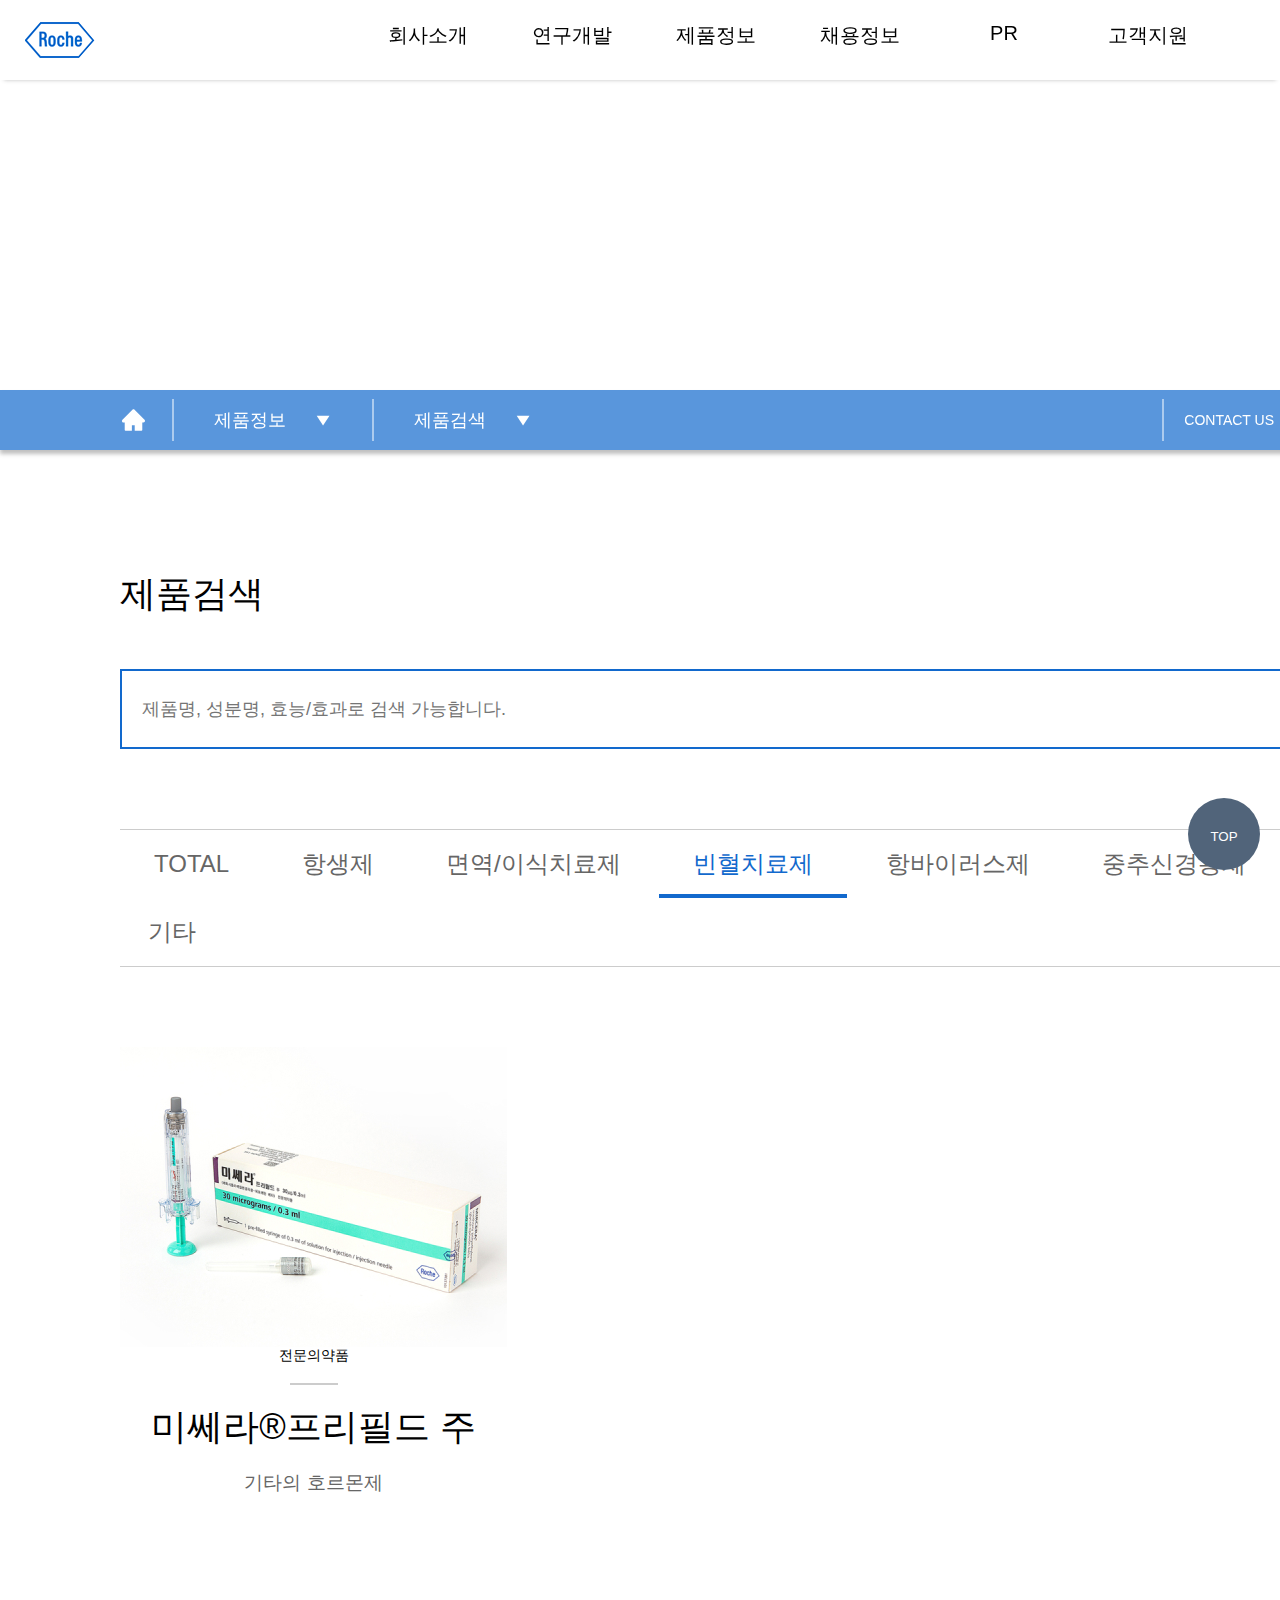
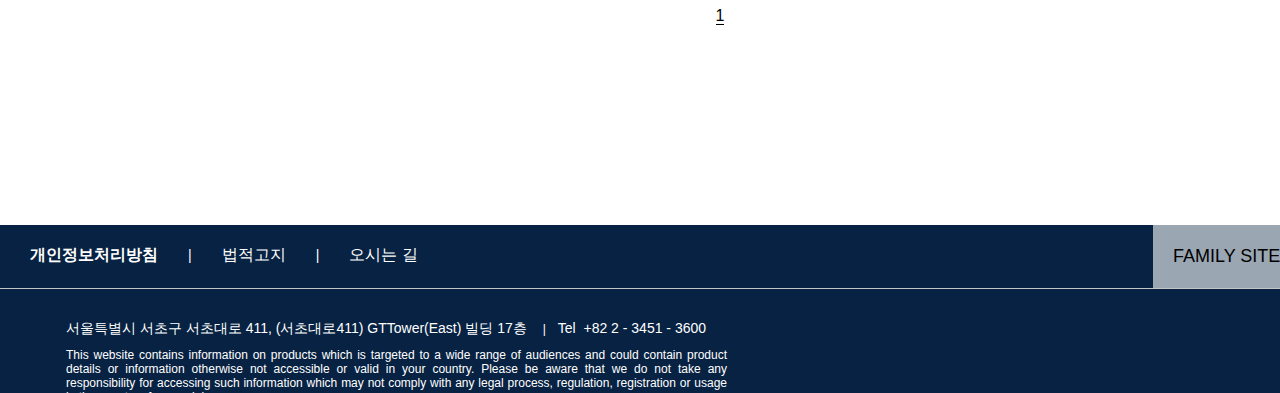
<file: product-3.html>
<!DOCTYPE html>
<html lang="en">
<head>
    <meta charset="UTF-8">
    <meta http-equiv="X-UA-Compatible" content="IE=edge">
    <meta name="viewport" content="width=device-width, initial-scale=1.0">
    <title>한국로슈 - 제품검색</title>
    <link rel="shortcut icon" href="./images/logo2.png"/>
    <link href="https://fonts.googleapis.com/css2?family=Noto+Sans+KR:wght@400;500;700&display=swap" rel="stylesheet">
    <script src="https://ajax.googleapis.com/ajax/libs/jquery/3.6.0/jquery.min.js"></script>
    <link rel="stylesheet" href="css/default.css">
    <link rel="stylesheet" href="css/product_pc.css" media="screen and (min-width:768px)">
    <link rel="stylesheet" href="css/product_mobile.css" media="screen and (max-width:767px)">
    <script src="js/main.js"></script>
    <meta name="description" content="한국로슈의 다양한 제품을 확인하실 수 있습니다.">  
    <meta name="keywords" content="제약회사, 제약, 의료, 약, 바이오, 건강 ">
    <meta name="author" content="한국 로슈">
    <meta property="og:image" content="./images/org_product.png">
    <meta property="og:title" content="한국 로슈 - 제품정보">    
    <meta property="og:description" content="한국로슈의 다양한 제품을 확인하실 수 있습니다.">
</head>
<body id="product">
    <div class="header-component">
        <script src="./js/header.js"></script>
    </div>
    
    <!-- sub visual -->
    <div id="sub-visual">
        <div class="title">
            <h3>제품정보</h3>
            <p>한국로슈의 다양한 제품을 확인하실 수 있습니다.</p>
        </div>
    </div>

    <div id="breadcrumb">
        <div class="sub-menu">
            <ul>
                <li><a href="./index.html" class="pc-only"><img src="./images/home.svg" alt="홈"></a></li>
                <li><div class="border pc-only"></div>제품정보<img src="./images/down_arrow.svg" alt="더보기">
                    <ul class="depth1">
                        <li><a href="./company-1.html">회사소개</a></li>
                        <li><a href="./research.html">연구개발</a></li>
                        <li><a href="./hire.html">채용정보</a></li>
                        <li><a href="./social.html">PR</a></li>
                        <li><a href="./contact-1.html">고객지원</a></li>
                    </ul>
                </li>
                <li><div class="border"></div>제품검색<img src="./images/down_arrow.svg" alt="더보기">
                    <ul class="depth2">
                        <li><a href="#">제품소식</a></li>
                    </ul></li>
            </ul>
            <a href="./contact-2.html" class="pc-only"><div class="border"></div>Contact Us<img src="./images/contact.svg" alt="고객센터"></a>
        </div>
    </div>
    

    <!-- 제품검색 -->
    <section id="product-contents">
        <h2>제품검색</h2>
        <form action="#" id="search-form">
             <div class="product-search-input-box">
                <input type="text" name="stext" id="stext" class="product-search-input" placeholder="제품명, 성분명, 효능/효과로 검색 가능합니다.">
                <input type="submit" value class="submit-btn">
            </div>
        </form>
       <div class="product-category">
            <ul class="category-menu">
                <li><a href="#">
                    <h3>TOTAL</h3>
                </a></li>
                <li><a href="./product.html">
                    <h3>항생제</h3>
                </a></li>
                <li><a href="./product-2.html">
                    <h3>면역/이식치료제</h3>
                </a></li>
                <li class="on"><a href="#">
                    <h3>빈혈치료제</h3>
                </a></li>
                <li><a href="./product-4.html">
                    <h3>항바이러스제</h3>
                </a></li>
                <li><a href="./product-5.html">
                    <h3>중추신경용제</h3>
                </a></li>
                <li><a href="./product-6.html">
                    <h3>기타</h3>
                </a></li>
            </ul>
        </div>
        <!-- 검색결과 -->
        <div class="product-info-box box1">
            <div class="info-box">
                <a href="#">
                    <div class="info-img">
                        <img src="images/category3-1.jpg" alt="미쎄라 프리필드주">
                    </div>
                    <p>전문의약품</p>
                    <div class="line"></div>
                    <h2>미쎄라®프리필드 주</h2>
                    <h3>기타의 호르몬제</h3>
                </a>
            </div>
        </div>
        
        <div class="pagination">
            <ul>
                <li class="on">
                    <a href="#">1</a>
                </li>
            </ul>
        </div>
    </section>
    <!-- footer -->
    <div class="footer-component">
        <script src="./js/footer.js"></script>
    </div>
</body>
</html>
</file>
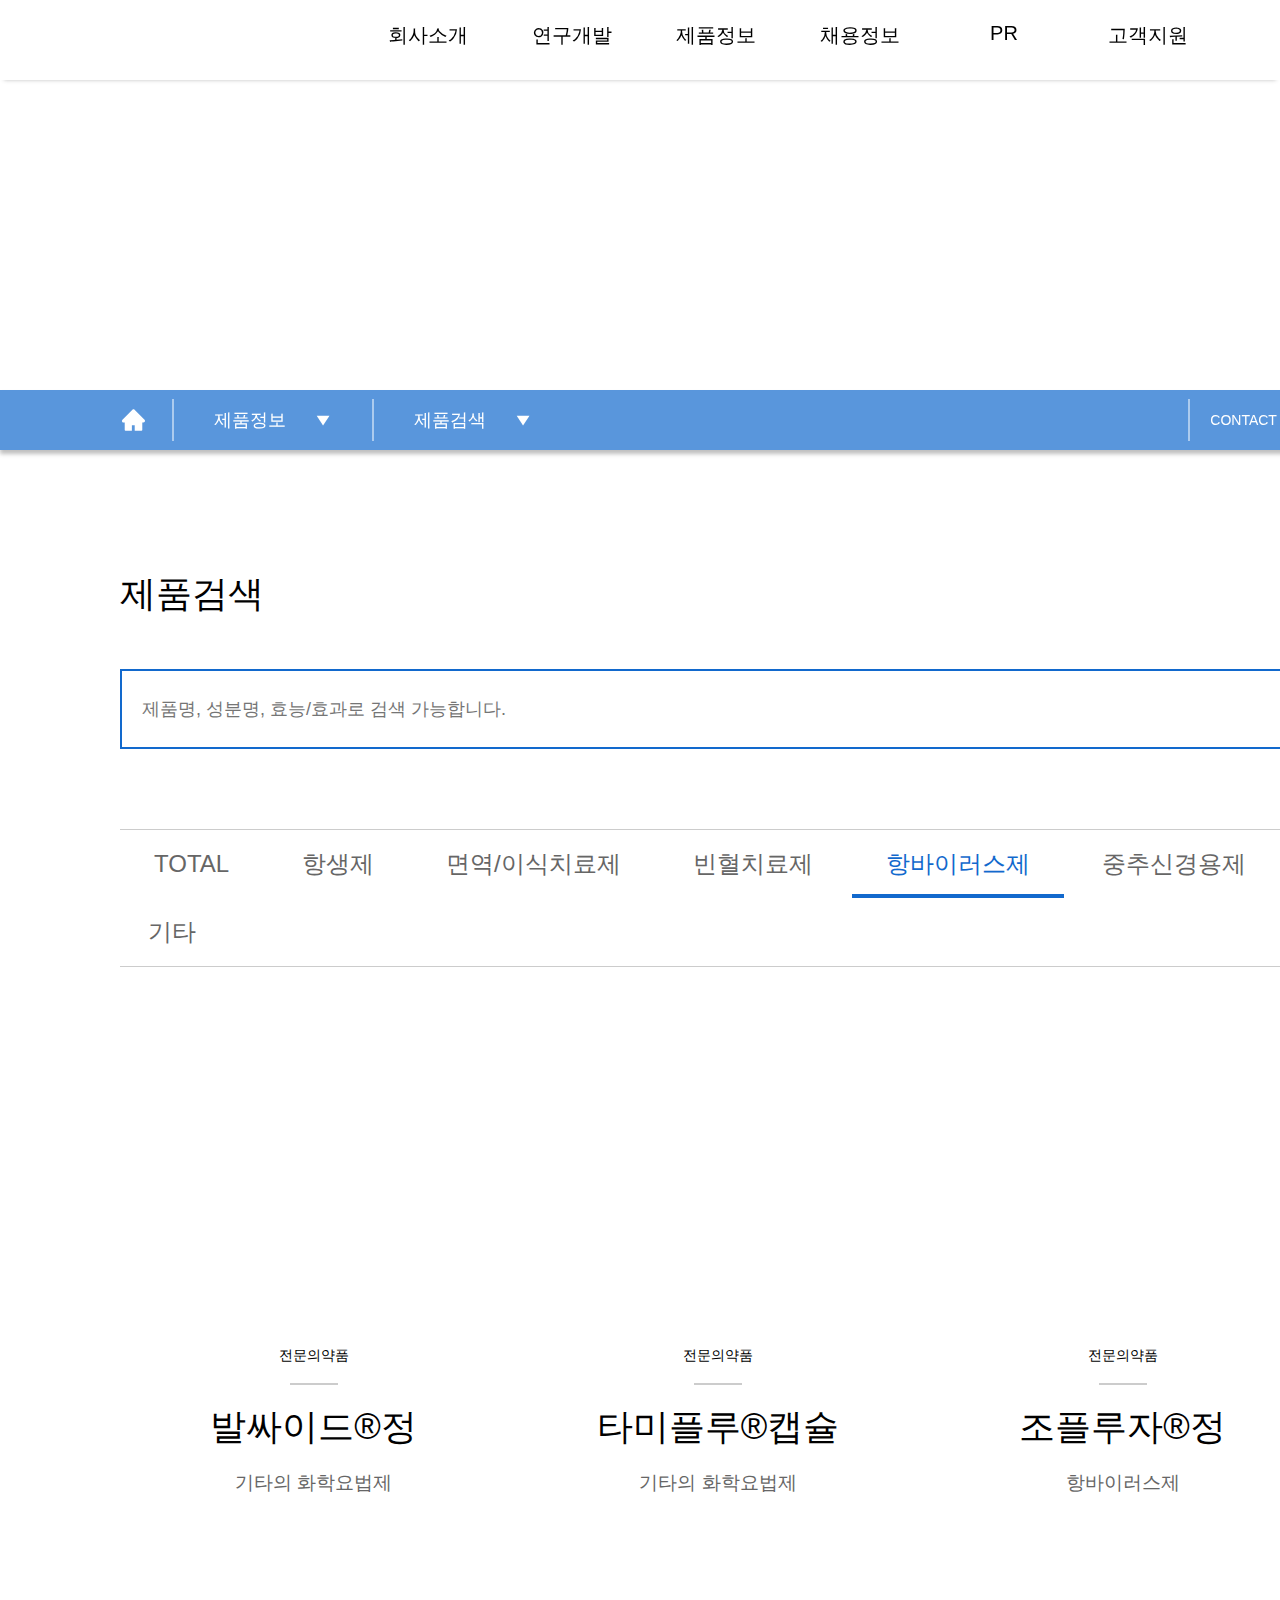
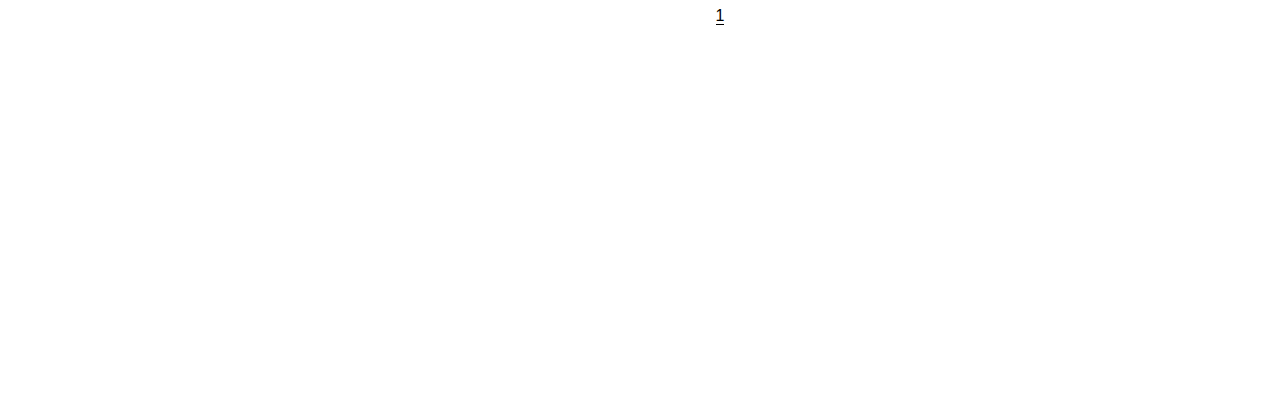
<file: product-4.html>
<!DOCTYPE html>
<html lang="en">
<head>
    <meta charset="UTF-8">
    <meta http-equiv="X-UA-Compatible" content="IE=edge">
    <meta name="viewport" content="width=device-width, initial-scale=1.0">
    <title>한국로슈 - 제품검색</title>
    <link rel="shortcut icon" href="./images/logo2.png"/>
    <link href="https://fonts.googleapis.com/css2?family=Noto+Sans+KR:wght@400;500;700&display=swap" rel="stylesheet">
    <script src="https://ajax.googleapis.com/ajax/libs/jquery/3.6.0/jquery.min.js"></script>
    <link rel="stylesheet" href="css/default.css">
    <link rel="stylesheet" href="css/product_pc.css" media="screen and (min-width:768px)">
    <link rel="stylesheet" href="css/product_mobile.css" media="screen and (max-width:767px)">
    <script src="js/main.js"></script>
    <meta name="description" content="한국로슈의 다양한 제품을 확인하실 수 있습니다.">  
    <meta name="keywords" content="제약회사, 제약, 의료, 약, 바이오, 건강 ">
    <meta name="author" content="한국 로슈">
    <meta property="og:image" content="./images/org_product.png">
    <meta property="og:title" content="한국 로슈 - 제품정보">    
    <meta property="og:description" content="한국로슈의 다양한 제품을 확인하실 수 있습니다.">
</head>
<body id="product">
    <div class="header-component">
        <script src="./js/header.js"></script>
    </div>
    
    <!-- sub visual -->
    <div id="sub-visual">
        <div class="title">
            <h3>제품정보</h3>
            <p>한국로슈의 다양한 제품을 확인하실 수 있습니다.</p>
        </div>
    </div>

    <div id="breadcrumb">
        <div class="sub-menu ">
            <ul>
                <li><a href="./index.html" class="pc-only"><img src="./images/home.svg" alt="홈"></a></li>
                <li><div class="border pc-only"></div>제품정보<img src="./images/down_arrow.svg" alt="더보기">
                    <ul class="depth1">
                        <li><a href="./company-1.html">회사소개</a></li>
                        <li><a href="./research.html">연구개발</a></li>
                        <li><a href="./hire.html">채용정보</a></li>
                        <li><a href="./social.html">PR</a></li>
                        <li><a href="./contact-1.html">고객지원</a></li>
                    </ul>
                </li>
                <li><div class="border"></div>제품검색<img src="./images/down_arrow.svg" alt="더보기">
                    <ul class="depth2">
                        <li><a href="#">제품소식</a></li>
                    </ul></li>
            </ul>
            <a href="./contact-2.html" class="pc-only"><div class="border"></div>Contact Us<img src="./images/contact.svg" alt="고객센터"></a>
        </div>
    </div>
    

    <!-- 제품검색 -->
    <section id="product-contents">
        <h2>제품검색</h2>
        <form action="#" id="search-form">
             <div class="product-search-input-box">
                <input type="text" name="stext" id="stext" class="product-search-input" placeholder="제품명, 성분명, 효능/효과로 검색 가능합니다.">
                <input type="submit" value class="submit-btn">
            </div>
        </form>
       <div class="product-category">
            <ul class="category-menu">
                <li><a href="#">
                    <h3>TOTAL</h3>
                </a></li>
                <li><a href="./product.html">
                    <h3>항생제</h3>
                </a></li>
                <li><a href="./product-2.html">
                    <h3>면역/이식치료제</h3>
                </a></li>
                <li><a href="./product-3.html">
                    <h3>빈혈치료제</h3>
                </a></li>
                <li class="on"><a href="#">
                    <h3>항바이러스제</h3>
                </a></li>
                <li><a href="./product-5.html">
                    <h3>중추신경용제</h3>
                </a></li>
                <li><a href="./product-6.html">
                    <h3>기타</h3>
                </a></li>
            </ul>
        </div>
        <!-- 검색결과 -->
        <div class="product-info-box box1">
            <div class="info-box">
                <a href="#">
                    <div class="info-img">
                        <img src="images/category4-1.jpg" alt="발싸이드">
                    </div>
                    <p>전문의약품</p>
                    <div class="line"></div>
                    <h2>발싸이드®정</h2>
                    <h3>기타의 화학요법제</h3>
                </a>
            </div>
            <div class="info-box">
                <a href="#">
                    <div class="info-img">
                        <img src="images/category4-2.jpg" alt="타미플루-캡슐">
                    </div>
                    <p>전문의약품</p>
                    <div class="line"></div>
                    <h2>타미플루®캡슐</h2>
                    <h3>기타의 화학요법제</h3>
                </a>
            </div>
            <div class="info-box">
                <a href="#">
                    <div class="info-img">
                        <img src="images/category4-3.jpg" alt="조플루자">
                    </div>
                    <p>전문의약품</p>
                    <div class="line"></div>
                    <h2>조플루자®정</h2>
                    <h3>항바이러스제</h3>
                </a>
            </div>
        </div>
        
        <div class="pagination">
            <ul>
                <li class="on">
                    <a href="#">1</a>
                </li>
            </ul>
        </div>
    </section>
    <!-- footer -->
    <div class="footer-component">
        <script src="./js/footer.js"></script>
    </div>
</body>
</html>
</file>
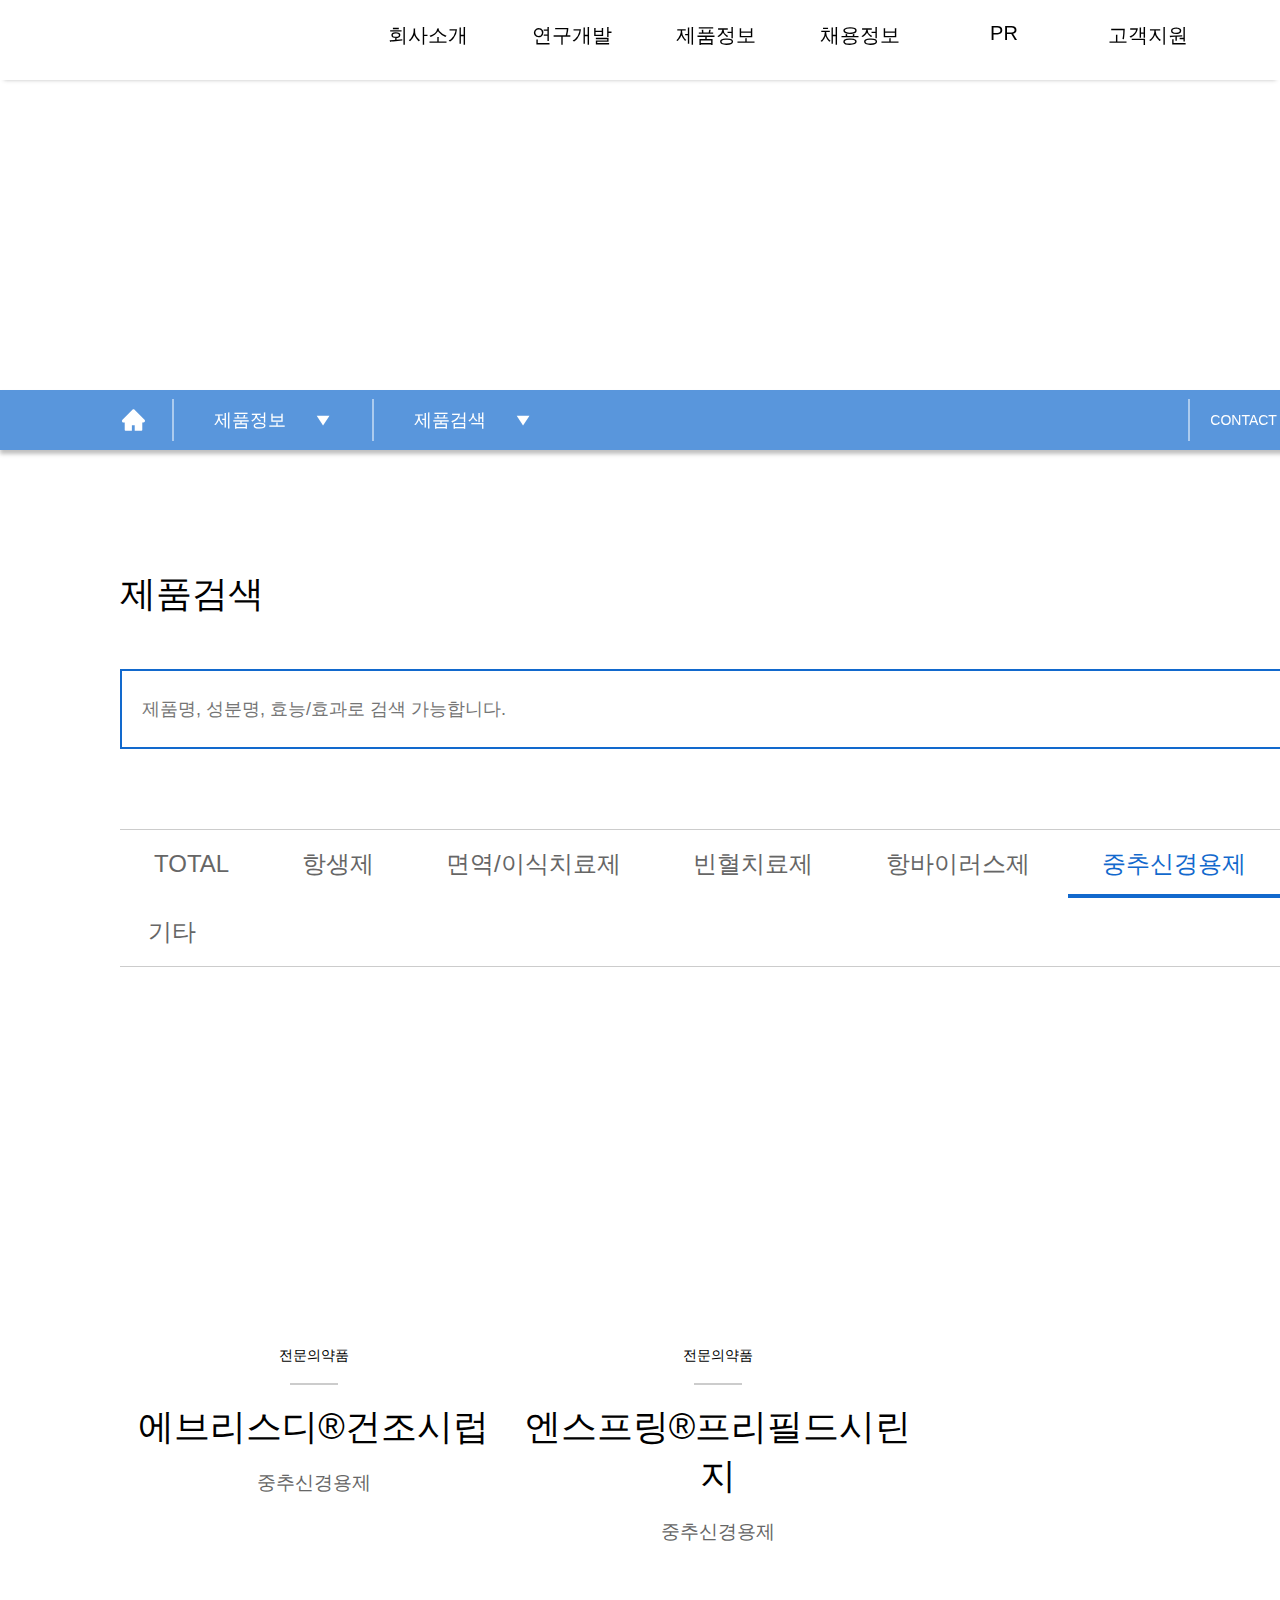
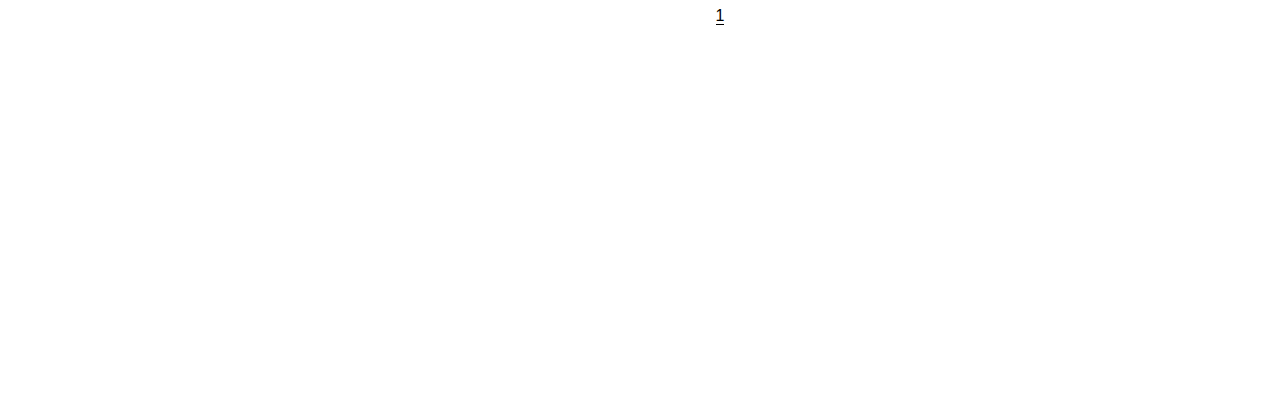
<file: product-5.html>
<!DOCTYPE html>
<html lang="en">
<head>
    <meta charset="UTF-8">
    <meta http-equiv="X-UA-Compatible" content="IE=edge">
    <meta name="viewport" content="width=device-width, initial-scale=1.0">
    <title>한국로슈 - 제품검색</title>
    <link rel="shortcut icon" href="./images/logo2.png"/>
    <link href="https://fonts.googleapis.com/css2?family=Noto+Sans+KR:wght@400;500;700&display=swap" rel="stylesheet">
    <script src="https://ajax.googleapis.com/ajax/libs/jquery/3.6.0/jquery.min.js"></script>
    <link rel="stylesheet" href="css/default.css">
    <link rel="stylesheet" href="css/product_pc.css" media="screen and (min-width:768px)">
    <link rel="stylesheet" href="css/product_mobile.css" media="screen and (max-width:767px)">
    <script src="js/main.js"></script>
    <meta name="description" content="한국로슈의 다양한 제품을 확인하실 수 있습니다.">  
    <meta name="keywords" content="제약회사, 제약, 의료, 약, 바이오, 건강 ">
    <meta name="author" content="한국 로슈">
    <meta property="og:image" content="./images/org_product.png">
    <meta property="og:title" content="한국 로슈 - 제품정보">    
    <meta property="og:description" content="한국로슈의 다양한 제품을 확인하실 수 있습니다.">
</head>
<body id="product">
    <div class="header-component">
        <script src="./js/header.js"></script>
    </div>
    
    <!-- sub visual -->
    <div id="sub-visual">
        <div class="title">
            <h3>제품정보</h3>
            <p>한국로슈의 다양한 제품을 확인하실 수 있습니다.</p>
        </div>
    </div>
    
    <div id="breadcrumb">
        <div class="sub-menu ">
            <ul>
                <li><a href="./index.html" class="pc-only"><img src="./images/home.svg" alt="홈"></a></li>
                <li><div class="border pc-only"></div>제품정보<img src="./images/down_arrow.svg" alt="더보기">
                    <ul class="depth1">
                        <li><a href="./company-1.html">회사소개</a></li>
                        <li><a href="./research.html">연구개발</a></li>
                        <li><a href="./hire.html">채용정보</a></li>
                        <li><a href="./social.html">PR</a></li>
                        <li><a href="./contact-1.html">고객지원</a></li>
                    </ul>
                </li>
                <li><div class="border"></div>제품검색<img src="./images/down_arrow.svg" alt="더보기">
                    <ul class="depth2">
                        <li><a href="#">제품소식</a></li>
                    </ul></li>
            </ul>
            <a href="./contact-2.html" class="pc-only"><div class="border"></div>Contact Us<img src="./images/contact.svg" alt="고객센터"></a>
        </div>
    </div>
    

    <!-- 제품검색 -->
    <section id="product-contents">
        <h2>제품검색</h2>
        <form action="#" id="search-form">
             <div class="product-search-input-box">
                <input type="text" name="stext" id="stext" class="product-search-input" placeholder="제품명, 성분명, 효능/효과로 검색 가능합니다.">
                <input type="submit" value class="submit-btn">
            </div>
        </form>
       <div class="product-category">
            <ul class="category-menu">
                <li><a href="#">
                    <h3>TOTAL</h3>
                </a></li>
                <li><a href="./product.html">
                    <h3>항생제</h3>
                </a></li>
                <li><a href="./product-2.html">
                    <h3>면역/이식치료제</h3>
                </a></li>
                <li><a href="./product-3.html">
                    <h3>빈혈치료제</h3>
                </a></li>
                <li><a href="./product-4.html">
                    <h3>항바이러스제</h3>
                </a></li>
                <li class="on"><a href="#">
                    <h3>중추신경용제</h3>
                </a></li>
                <li><a href="./product-6.html">
                    <h3>기타</h3>
                </a></li>
            </ul>
        </div>
        <!-- 검색결과 -->
        <div class="product-info-box box1">
            <div class="info-box">
                <a href="#">
                    <div class="info-img">
                        <img src="images/category5-1.jpg" alt="에브리스디-건조시럽">
                    </div>
                    <p>전문의약품</p>
                    <div class="line"></div>
                    <h2>에브리스디®건조시럽</h2>
                    <h3>중추신경용제</h3>
                </a>
            </div>
            <div class="info-box">
                <a href="#">
                    <div class="info-img">
                        <img src="images/category5-2.jpg" alt="엔스프링-프리필드시린지주">
                    </div>
                    <p>전문의약품</p>
                    <div class="line"></div>
                    <h2>엔스프링®프리필드시린지</h2>
                    <h3>중추신경용제</h3>
                </a>
            </div>
        </div>

        <div class="pagination">
            <ul>
                <li class="on">
                    <a href="#">1</a>
                </li>
            </ul>
        </div>
    </section>
    <!-- footer -->
    <div class="footer-component">
        <script src="./js/footer.js"></script>
    </div>
</body>
</html>
</file>
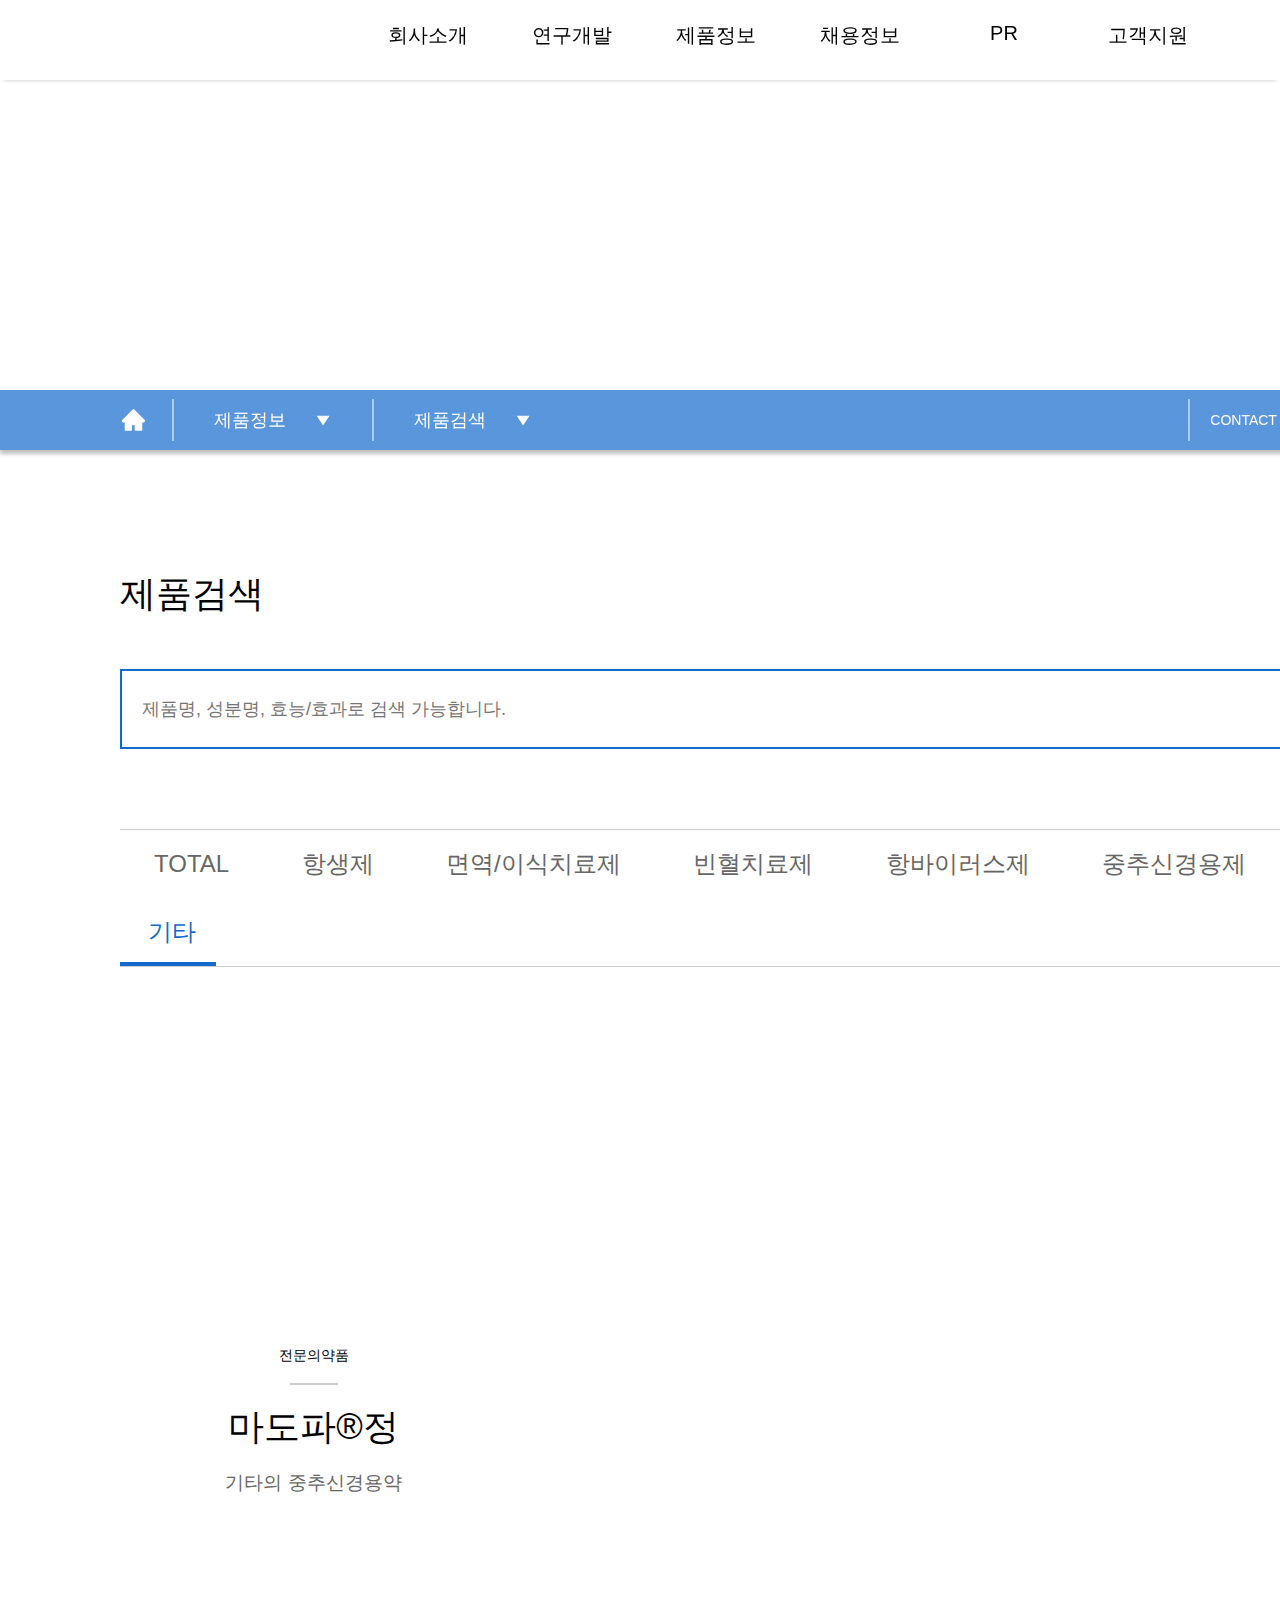
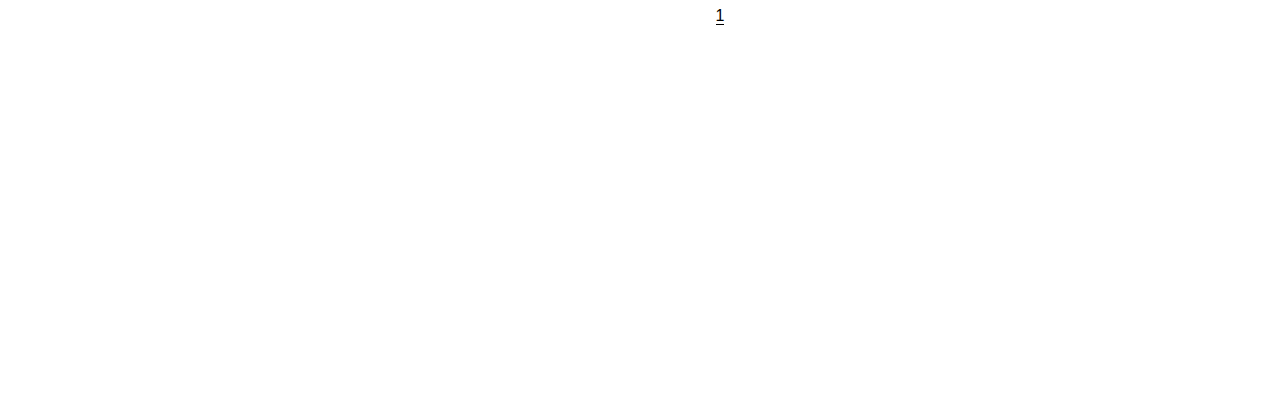
<file: product-6.html>
<!DOCTYPE html>
<html lang="en">
<head>
    <meta charset="UTF-8">
    <meta http-equiv="X-UA-Compatible" content="IE=edge">
    <meta name="viewport" content="width=device-width, initial-scale=1.0">
    <title>한국로슈 - 제품검색</title>
    <link rel="shortcut icon" href="./images/logo2.png"/>
    <link href="https://fonts.googleapis.com/css2?family=Noto+Sans+KR:wght@400;500;700&display=swap" rel="stylesheet">
    <script src="https://ajax.googleapis.com/ajax/libs/jquery/3.6.0/jquery.min.js"></script>
    <link rel="stylesheet" href="css/default.css">
    <link rel="stylesheet" href="css/product_pc.css" media="screen and (min-width:768px)">
    <link rel="stylesheet" href="css/product_mobile.css" media="screen and (max-width:767px)">
    <script src="js/main.js"></script>
    <meta name="description" content="한국로슈의 다양한 제품을 확인하실 수 있습니다.">  
    <meta name="keywords" content="제약회사, 제약, 의료, 약, 바이오, 건강 ">
    <meta name="author" content="한국 로슈">
    <meta property="og:image" content="./images/org_product.png">
    <meta property="og:title" content="한국 로슈 - 제품정보">    
    <meta property="og:description" content="한국로슈의 다양한 제품을 확인하실 수 있습니다.">
</head>
<body id="product">
    <div class="header-component">
        <script src="./js/header.js"></script>
    </div>
    
    <!-- sub visual -->
    <div id="sub-visual">
        <div class="title">
            <h3>제품정보</h3>
            <p>한국로슈의 다양한 제품을 확인하실 수 있습니다.</p>
        </div>
    </div>

    <div id="breadcrumb">
        <div class="sub-menu ">
            <ul>
                <li><a href="./index.html" class="pc-only"><img src="./images/home.svg" alt="홈"></a></li>
                <li><div class="border pc-only"></div>제품정보<img src="./images/down_arrow.svg" alt="더보기">
                    <ul class="depth1">
                        <li><a href="./company-1.html">회사소개</a></li>
                        <li><a href="./research.html">연구개발</a></li>
                        <li><a href="./hire.html">채용정보</a></li>
                        <li><a href="./social.html">PR</a></li>
                        <li><a href="./contact-1.html">고객지원</a></li>
                    </ul>
                </li>
                <li><div class="border"></div>제품검색<img src="./images/down_arrow.svg" alt="더보기">
                    <ul class="depth2">
                        <li><a href="#">제품소식</a></li>
                    </ul></li>
            </ul>
            <a href="./contact-2.html" class="pc-only"><div class="border"></div>Contact Us<img src="./images/contact.svg" alt="고객센터"></a>
        </div>
    </div>
    

    <!-- 제품검색 -->
    <section id="product-contents">
        <h2>제품검색</h2>
        <form action="#" id="search-form">
             <div class="product-search-input-box">
                <input type="text" name="stext" id="stext" class="product-search-input" placeholder="제품명, 성분명, 효능/효과로 검색 가능합니다.">
                <input type="submit" value class="submit-btn">
            </div>
        </form>
       <div class="product-category">
            <ul class="category-menu">
                <li><a href="#">
                    <h3>TOTAL</h3>
                </a></li>
                <li><a href="./product.html">
                    <h3>항생제</h3>
                </a></li>
                <li><a href="./product-2.html">
                    <h3>면역/이식치료제</h3>
                </a></li>
                <li><a href="./product-3.html">
                    <h3>빈혈치료제</h3>
                </a></li>
                <li><a href="./product-4.html">
                    <h3>항바이러스제</h3>
                </a></li>
                <li><a href="./product-5.html">
                    <h3>중추신경용제</h3>
                </a></li>
                <li class="on"><a href="#">
                    <h3>기타</h3>
                </a></li>
            </ul>
        </div>
        <!-- 검색결과 -->
        <div class="product-info-box box1">
            <div class="info-box">
                <a href="#">
                    <div class="info-img">
                        <img src="images/category6-1.jpg" alt="마도파">
                    </div>
                    <p>전문의약품</p>
                    <div class="line"></div>
                    <h2>마도파®정</h2>
                    <h3>기타의 중추신경용약</h3>
                </a>
            </div>
        </div>
        
        <div class="pagination">
            <ul>
                <li class="on">
                    <a href="#">1</a>
                </li>
            </ul>
        </div>
    </section>
    <!-- footer -->
    <div class="footer-component">
        <script src="./js/footer.js"></script>
    </div>
</body>
</html>
</file>
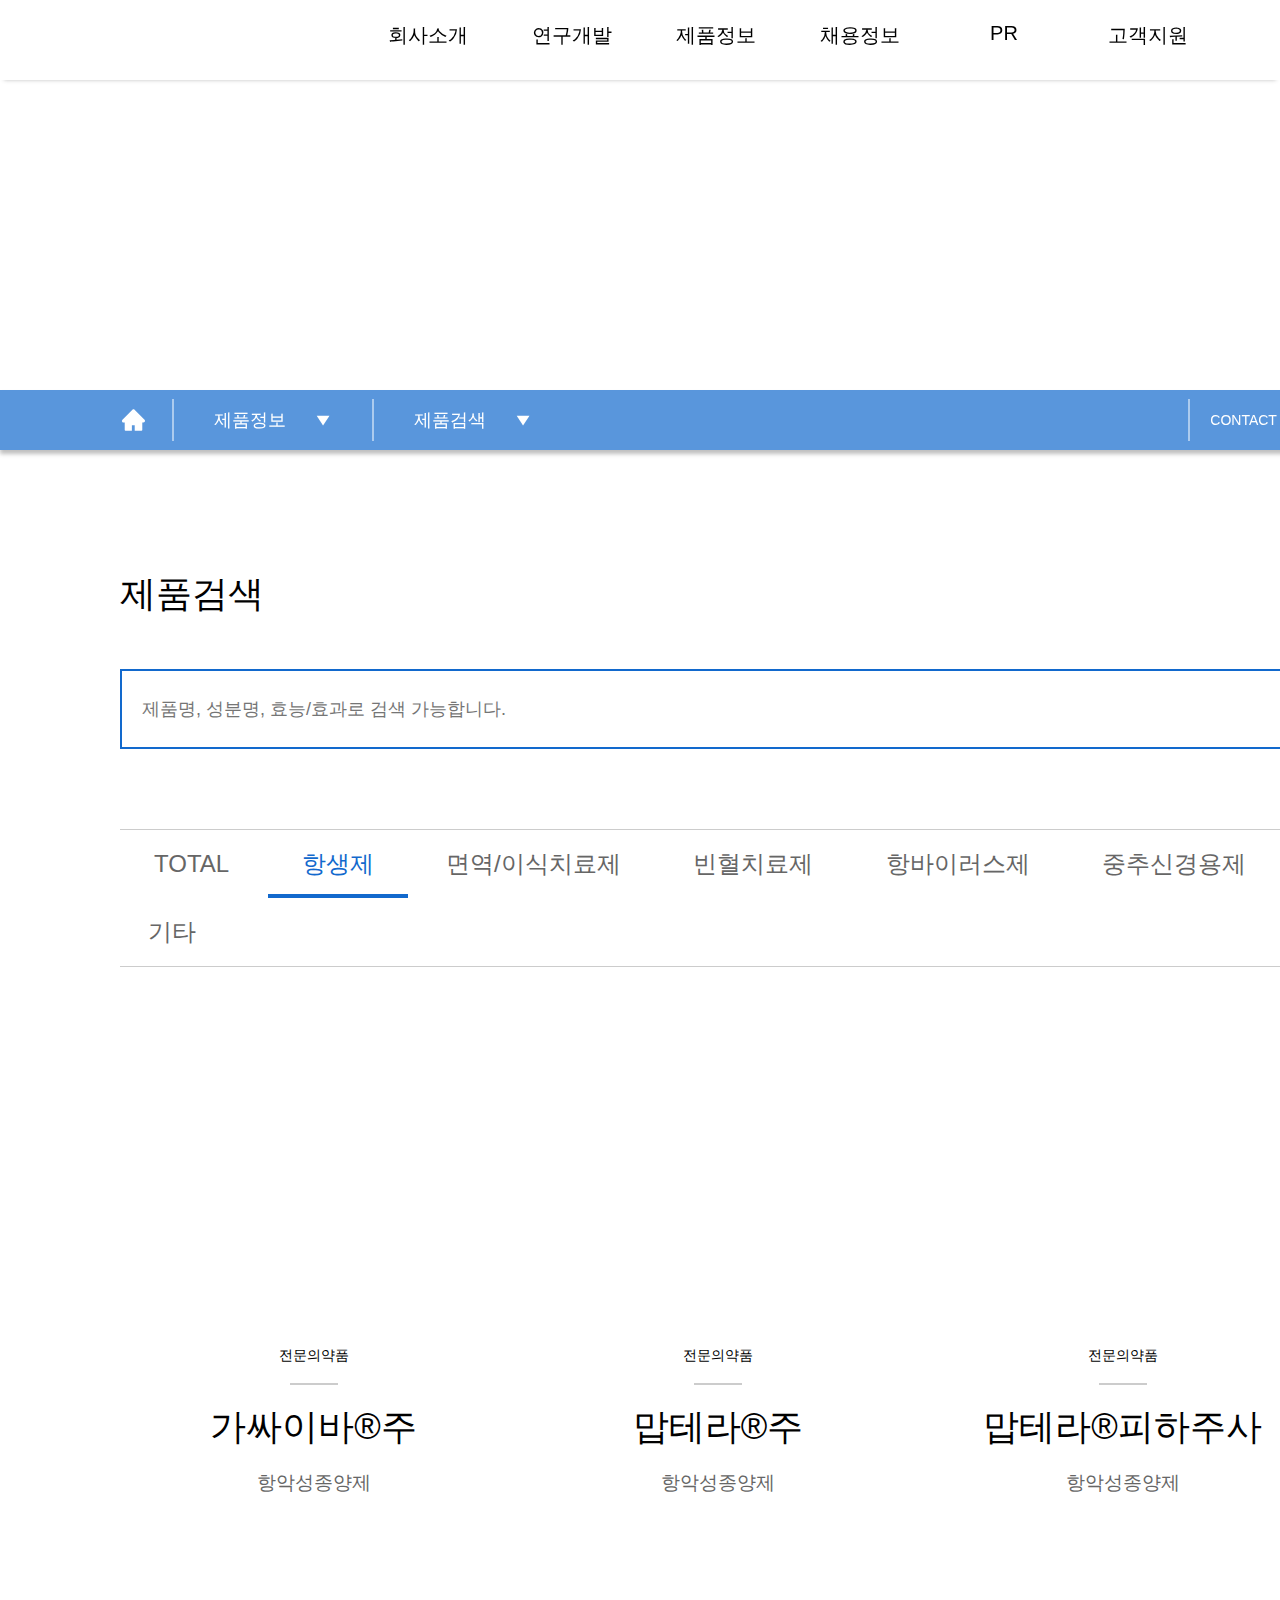
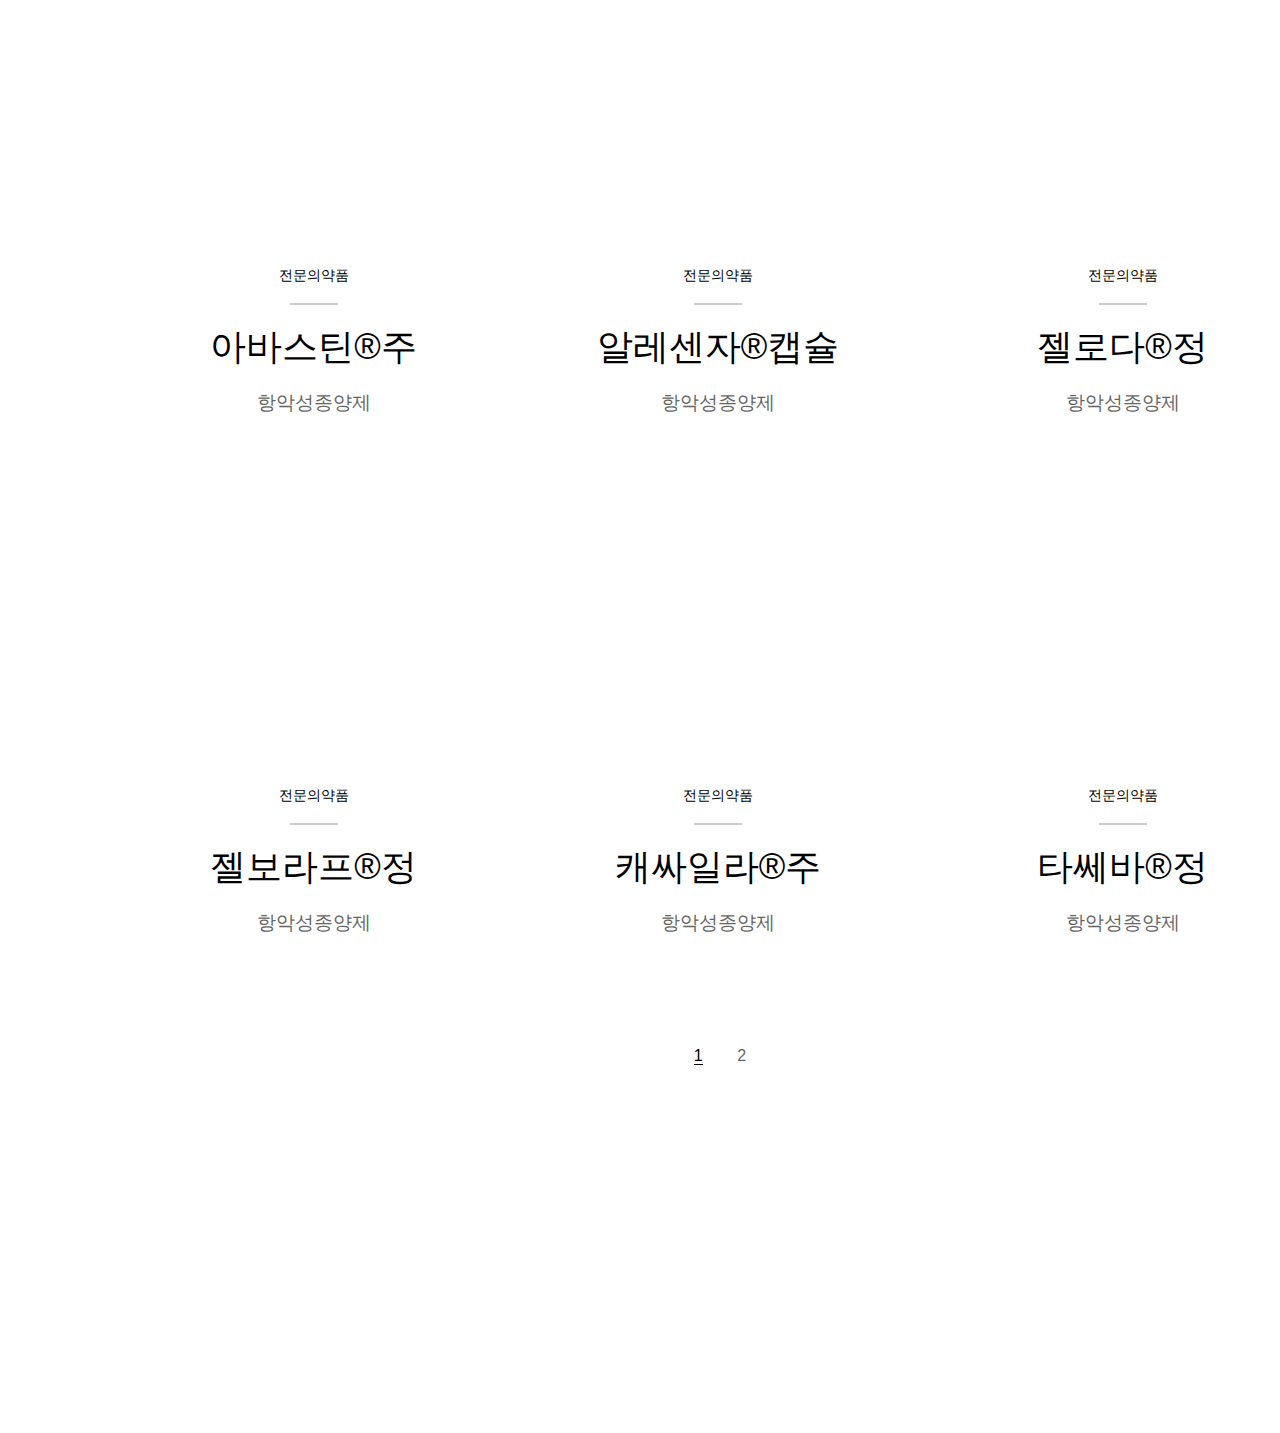
<file: product.html>
<!DOCTYPE html>
<html lang="en">
<head>
    <meta charset="UTF-8">
    <meta http-equiv="X-UA-Compatible" content="IE=edge">
    <meta name="viewport" content="width=device-width, initial-scale=1.0">
    <title>한국로슈 - 제품검색</title>
    <link rel="shortcut icon" href="./images/logo2.png"/>
    <link href="https://fonts.googleapis.com/css2?family=Noto+Sans+KR:wght@400;500;700&display=swap" rel="stylesheet">
    <script src="https://ajax.googleapis.com/ajax/libs/jquery/3.6.0/jquery.min.js"></script>
    <link rel="stylesheet" href="css/default.css">
    <link rel="stylesheet" href="css/product_pc.css" media="screen and (min-width:768px)">
    <link rel="stylesheet" href="css/product_mobile.css" media="screen and (max-width:767px)">
    <script src="js/main.js"></script>
    <meta name="description" content="한국로슈의 다양한 제품을 확인하실 수 있습니다.">  
    <meta name="keywords" content="제약회사, 제약, 의료, 약, 바이오, 건강 ">
    <meta name="author" content="한국 로슈">
    <meta property="og:image" content="./images/org_product.png">
    <meta property="og:title" content="한국 로슈 - 제품정보">    
    <meta property="og:description" content="한국로슈의 다양한 제품을 확인하실 수 있습니다.">
</head>
<body id="product">
    <div class="header-component">
        <script src="./js/header.js"></script>
    </div>


    <!-- sub visual -->
    <div id="sub-visual">
        <div class="title">
            <h3>제품정보</h3>
            <p>한국로슈의 다양한 제품을 확인하실 수 있습니다.</p>
        </div>
    </div>

    <div id="breadcrumb">
        <div class="sub-menu ">
            <ul>
                <li><a href="./index.html" class="pc-only"><img src="./images/home.svg" alt="홈"></a></li>
                <li><div class="border pc-only"></div>제품정보<img src="./images/down_arrow.svg" alt="더보기">
                    <ul class="depth1">
                        <li><a href="./company-1.html">회사소개</a></li>
                        <li><a href="./research.html">연구개발</a></li>
                        <li><a href="./hire.html">채용정보</a></li>
                        <li><a href="./social.html">PR</a></li>
                        <li><a href="./contact-1.html">고객지원</a></li>
                    </ul>
                </li>
                <li><div class="border"></div>제품검색<img src="./images/down_arrow.svg" alt="더보기">
                    <ul class="depth2">
                        <li><a href="#">제품소식</a></li>
                    </ul></li>
            </ul>
            <a href="./contact-2.html" class="pc-only"><div class="border"></div>Contact Us<img src="./images/contact.svg" alt="고객센터"></a>
        </div>
    </div>
    

    <!-- 제품검색 -->
    <section id="product-contents">
        <h2>제품검색</h2>
        <form action="#" id="search-form">
             <div class="product-search-input-box">
                <input type="text" name="stext" id="stext" class="product-search-input" placeholder="제품명, 성분명, 효능/효과로 검색 가능합니다.">
                <input type="submit" value class="submit-btn">
            </div>
        </form>
       <div class="product-category">
            <ul class="category-menu">
                <li><a href="#">
                    <h3>TOTAL</h3>
                </a></li>
                <li class="on"><a href="#">
                    <h3>항생제</h3>
                </a></li>
                <li><a href="./product-2.html">
                    <h3>면역/이식치료제</h3>
                </a></li>
                <li><a href="./product-3.html">
                    <h3>빈혈치료제</h3>
                </a></li>
                <li><a href="./product-4.html">
                    <h3>항바이러스제</h3>
                </a></li>
                <li><a href="./product-5.html">
                    <h3>중추신경용제</h3>
                </a></li>
                <li><a href="./product-6.html">
                    <h3>기타</h3>
                </a></li>
            </ul>
        </div>
        <!-- 검색결과 -->
        <div class="product-info-box box1">
            <div class="info-box">
                <a href="#">
                    <div class="info-img">
                        <img src="images/product01.jpg" alt="가싸이바">
                    </div>
                    <p>전문의약품</p>
                    <div class="line"></div>
                    <h2>가싸이바®주</h2>
                    <h3>항악성종양제</h3>
                </a>
            </div>
            <div class="info-box">
                <a href="#">
                    <div class="info-img">
                        <img src="images/product02.jpg" alt="맙테라">
                    </div>
                    <p>전문의약품</p>
                    <div class="line"></div>
                    <h2>맙테라®주</h2>
                    <h3>항악성종양제</h3>
                </a>
            </div>
            <div class="info-box">
                <a href="#">
                    <div class="info-img">
                        <img src="images/product03.jpg" alt="맙테라-피하주사">
                    </div>
                    <p>전문의약품</p>
                    <div class="line"></div>
                    <h2>맙테라®피하주사</h2>
                    <h3>항악성종양제</h3>
                </a>
            </div>
        </div>
        <div class="product-info-box box2">
            <div class="info-box">
                <a href="#">
                    <div class="info-img">
                        <img src="images/product04.jpg" alt="아바스틴">
                    </div>
                    <p>전문의약품</p>
                    <div class="line"></div>
                    <h2>아바스틴®주</h2>
                    <h3>항악성종양제</h3>
                </a>
            </div>
            <div class="info-box">
                <a href="#">
                    <div class="info-img">
                        <img src="images/product05.jpg" alt="알레센자">
                    </div>
                    <p>전문의약품</p>
                    <div class="line"></div>
                    <h2>알레센자®캡슐</h2>
                    <h3>항악성종양제</h3>
                </a>
            </div>
            <div class="info-box">
                <a href="#">
                    <div class="info-img">
                        <img src="images/product06.jpg" alt="젤로다">
                    </div>
                    <p>전문의약품</p>
                    <div class="line"></div>
                    <h2>젤로다®정</h2>
                    <h3>항악성종양제</h3>
                </a>
            </div>
        </div>
        <div class="product-info-box box3">
            <div class="info-box">
                <a href="#">
                    <div class="info-img">
                        <img src="images/product07.jpg" alt="젤보라프">
                    </div>
                    <p>전문의약품</p>
                    <div class="line"></div>
                    <h2>젤보라프®정</h2>
                    <h3>항악성종양제</h3>
                </a>
            </div>
            <div class="info-box">
                <a href="#">
                    <div class="info-img">
                        <img src="images/product08.jpg" alt="캐싸일라">
                    </div>
                    <p>전문의약품</p>
                    <div class="line"></div>
                    <h2>캐싸일라®주</h2>
                    <h3>항악성종양제</h3>
                </a>
            </div>
            <div class="info-box">
                <a href="#">
                    <div class="info-img">
                        <img src="images/product09.jpg" alt="타쎄바">
                    </div>
                    <p>전문의약품</p>
                    <div class="line"></div>
                    <h2>타쎄바®정</h2>
                    <h3>항악성종양제</h3>
                </a>
            </div>
        </div>
        <div class="pagination">
            <ul>
                <li class="on">
                    <a href="#">1</a>
                </li>
                <li>
                    <a href="#">2</a>
                </li>
            </ul>
        </div>
    </section>

    <div class="footer-component">
        <script src="./js/footer.js"></script>
    </div>
</body>
</html>
</file>
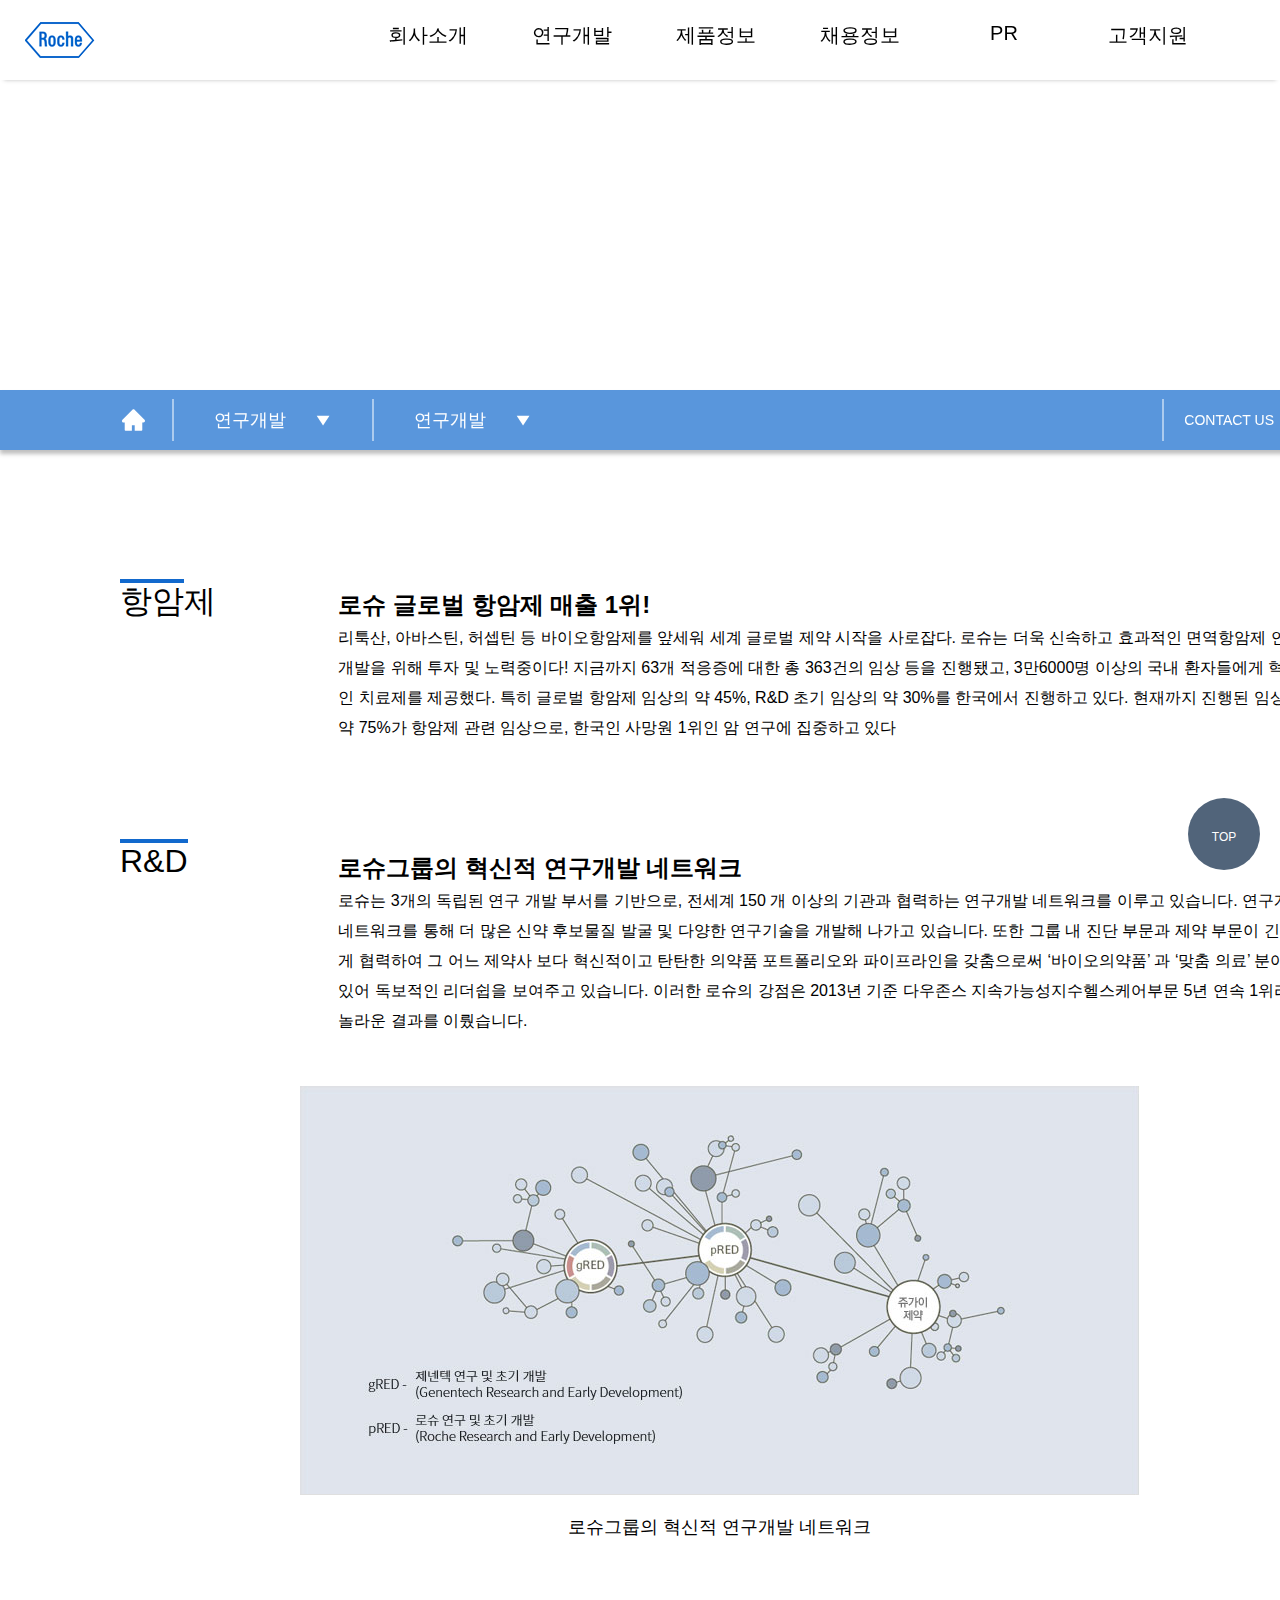
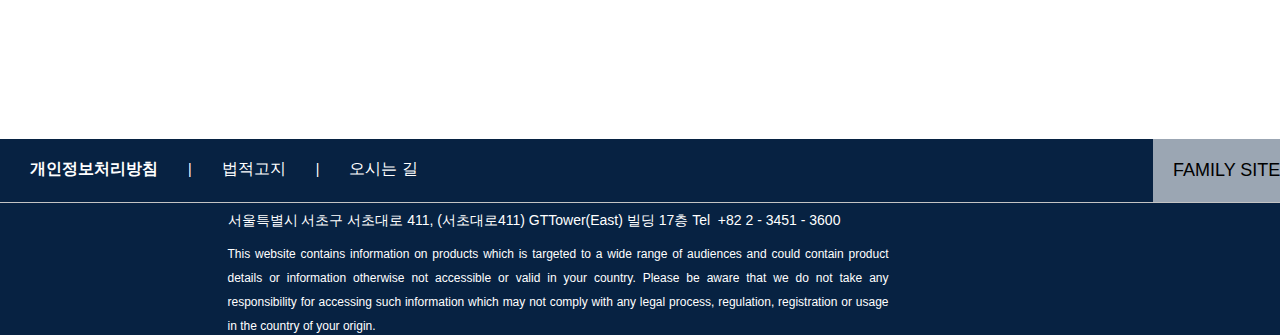
<file: research.html>
<!DOCTYPE html>
<html lang="en">
<head>
    <meta charset="UTF-8">
    <meta http-equiv="X-UA-Compatible" content="IE=edge">
    <meta name="viewport" content="width=device-width, initial-scale=1.0">
    <title>한국 로슈 - 연구개발</title>
    <link rel="shortcut icon" href="./images/logo2.png"/>
    <link href="https://fonts.googleapis.com/css2?family=Noto+Sans+KR:wght@400;500;700&display=swap" rel="stylesheet">
    <link rel="stylesheet" href="./css/default.css">
    <link rel="stylesheet" href="./css/research_pc.css" media="screen and (min-width : 768px)">
    <link rel="stylesheet" href="./css/research_mobile.css" media="screen and (max-width : 767px)">
    <script src="https://ajax.googleapis.com/ajax/libs/jquery/3.6.0/jquery.min.js"></script>    
    <script src="./js/main.js"></script>
    <meta name="description" content="다양하고 창의적인 방법을 통해 환자들에게 차별화된 의학전 솔루션을 제공하기 위해 노력하고 있습니다.">  
    <meta name="keywords" content="제약회사, 제약, 의료, 약, 바이오, 건강 ">
    <meta name="author" content="한국 로슈">
    <meta property="og:image" content="./images/org_research.png">
    <meta property="og:title" content="한국 로슈 - 연구개발">
    <meta property="og:description" content="다양하고 창의적인 방법을 통해 환자들에게 차별화된 의학전 솔루션을 제공하기 위해 노력하고 있습니다.">
</head>
<body id="research">
    <div class="header-component">
        <script src="./js/header.js"></script>
    </div>
    
    <div id="sub-visual">
        <div class="title">
            <h3>연구개발</h3>
            <p>다양하고 창의적인 방법을 통해 환자들에게
                <br>차별화된 의학전 솔루션을 제공하기 위해 노력하고 있습니다.</p>
        </div>
    </div>

    <div id="breadcrumb">
        <div class="sub-menu ">
            <ul>
                <li><a href="./index.html" class="pc-only"><img src="./images/home.svg" alt="홈"></a></li>
                <li><div class="border pc-only"></div>연구개발<img src="./images/down_arrow.svg" alt="더보기">
                    <ul class="depth1">
                        <li><a href="./company-1.html">회사소개</a></li>
                        <li><a href="./product.html">제품정보</a></li>
                        <li><a href="./hire.html">채용정보</a></li>
                        <li><a href="./social.html">PR</a></li>
                        <li><a href="./contact-1.html">고객지원</a></li>
                    </ul>
                </li>
                <li><div class="border"></div>연구개발<img src="./images/down_arrow.svg" alt="더보기">
                    <ul class="depth2">
                        <li><a href="#">임상연구</a></li>
                    </ul></li>
            </ul>
            <a href="./contact-2.html" class="pc-only"><div class="border"></div>Contact Us<img src="./images/contact.svg" alt="고객센터"></a>
        </div>
    </div>

    <main>
        <section id="contents3">
            <div class="text-box">
                <h3><span>항암</span>제</h3>
                <p><span>로슈 글로벌 항암제 매출 1위!</span><br>
                    리툭산, 아바스틴, 허셉틴 등 바이오항암제를 앞세워 세계 글로벌 제약 시작을 사로잡다.
                    로슈는 더욱 신속하고 효과적인 면역항암제 연구 개발을 위해 투자 및 노력중이다!
                    지금까지 63개 적응증에 대한 총 363건의 임상 등을 진행됐고, 3만6000명 이상의 국내 환자들에게 혁신적인 치료제를 제공했다.
                    특히 글로벌 항암제 임상의 약 45%, R&amp;D 초기 임상의 약 30%를 한국에서 진행하고 있다. 현재까지 진행된 임상의 약 75%가 항암제 관련 임상으로, 한국인 사망원 1위인 암 연구에 집중하고 있다
                    </p>
            </div>
            <div id="line" class="mobile-only"></div>
            <div class="text-box">
                <h3><span>R&amp;D</span></h3>
                <p class=text><span>로슈그룹의 혁신적 연구개발 네트워크
                </span><br>
                로슈는 3개의 독립된 연구 개발 부서를 기반으로, 전세계 150 개 이상의 기관과 협력하는 연구개발 네트워크를 이루고 있습니다.
                연구개발 네트워크를 통해 더 많은 신약 후보물질 발굴 및 다양한 연구기술을 개발해 나가고 있습니다. 
                또한 그룹 내 진단 부문과 제약 부문이 긴밀하게 협력하여 그 어느 제약사 보다 혁신적이고 탄탄한 의약품 포트폴리오와 파이프라인을 갖춤으로써 ‘바이오의약품’ 과 ‘맞춤 의료’ 분야에 있어 독보적인 리더쉽을 보여주고 있습니다. 
                이러한 로슈의 강점은 2013년 기준 다우존스 지속가능성지수헬스케어부문 5년 연속 1위라는 놀라운 결과를 이뤘습니다.
                    </p>
            </div>
            <div class="img-box">
                <img src="./images/subpage-contents3.jpg" alt="이미지">
                <p>로슈그룹의 혁신적 연구개발 네트워크</p>
            </div>
        </section>
    </main>


    <div class="footer-component">
        <script src="./js/footer.js"></script>
    </div>

</body>
</html>
</file>
<file: css/default.css>
*{
    padding: 0;
    margin: 0;
    box-sizing: border-box;
}

body{
    font-family: 'Noto Sans KR', sans-serif;
    font-weight: 400;
}

ul{
    list-style-type: none;
}

a{
    text-decoration: none;
}

img{
    display: block;
}

html{
    scroll-behavior: smooth;
}
</file>
<file: css/pc.css>
.mobile-only{
    display: none;
}


/* header(메뉴바 부분 */


#main-header{
    width: 100%;
    height: 80px;
    box-shadow: 0px 4px 4px -4px rgba(0, 0, 0, 0.25);
}

#main-header > .container{
    width: 1440px;
    margin: 0 auto;
    position: relative;
}

#main-header > .container > .logo{
    position: absolute;
    left: 25px;
    top: 22px;
}

#gnb > ul {
    display: flex;
    position: absolute;
    top: 22px;
    left: 381px;
}

#gnb > ul > li{
    width: 94px;
    z-index: 15;
    display: flex;
    justify-content: center;
}

#gnb > ul > li > a{
    font-size: 20px;
    font-weight: 400;
    display: block;
    height: 60px;
}

#gnb > ul > li:not(:last-child){
    margin-right: 50px;
}

#gnb > ul > li > a{
    color: #000;
    font-weight: 500;
    font-size: 20px;
}

#gnb > ul > li > .depth2{
    display: flex;
    align-items: center;
    justify-content: center;
    position: absolute;
    height: 65px;
    top: 60px;
    z-index: 10;
    color: #fff;
    display: none;
    text-align: center;
}

#gnb > ul > li > .depth2.on{
    display: flex;
    min-width: 400px;
}

#gnb > ul > li > .depth2 > li > a{
    color: #fff;
}

#gnb > ul > li > .depth2 > li > a:hover{
    color: #FFE816;
}

#gnb > ul > li > .depth2 > li > span{
    margin: 0 50px;
}

#main-header .depth2-box{
    width: 100vw;
    margin: 0 auto;
    background: rgba(18, 105, 205, 0.8);
    position: absolute;
    height: 0;
    top: 80px;
    z-index: 9;
    transition: all 0.3s;
}

#main-header .depth2-box.on{
    height: 65px;
    opacity: 1;
}


#site-map{
    position: absolute;
    top: 29.33px;
    right: 25px;
    background: transparent;
    border: none;
}

#site-map:hover{
    cursor: pointer;
}




/* 사이트맵 */
#sitemap-modal{
    background: rgba(255, 255, 255, 0.95);
    width: 100%;
    height: 100vh;
    z-index: 999;
    display: none;
    position: fixed;
    top: 0;
}

#sitemap-modal.on{
    display: block;
}

#sitemap-modal .container{
    width: 1440px;
    height: 100vh;
    margin: 0 auto;
    display: flex;
    align-items: center;
    justify-content: center;
    position: relative;
}

#sitemap-modal .logo{
    position: absolute;
    left: 25px;
    top: 22px;
}

#sitemap-modal .close{
    position: absolute;
    right: 26.29px;
    top: 31.29px;
    border: none;
    background: transparent;
}

#sitemap-modal .close:hover{
    cursor: pointer;
}

#sitemap-modal .sitemap > ul{
    display: flex;
    text-align: center;
}


#sitemap-modal .sitemap > ul > li:not(:last-child){
    margin-right: 50px;
}

#sitemap-modal .sitemap > ul > li > a{
    width: 160px;
    color: #000;
    font-size: 38px;
    font-weight: 500;
    display: block;
    height: 75px;
    line-height: 75px;
    margin-bottom: 40px;
    border-bottom: 3px solid #333;
}


#sitemap-modal .sitemap .depth2 li a{
    color: #000;
    font-size: 26px;
    font-weight: 400;
    display: block;
}

#sitemap-modal .sitemap .depth2 li a:hover{
    color: #1269CD;
}

#sitemap-modal .sitemap .depth2 li:not(:last-child){
    margin-bottom: 50px;
}

/* * ------------------------------ * Unfolding Animation * ------------------------------ */ #sitemap-modal.on { 
    /*transform: scaleX(0) scaleY(1);*/ 
    animation: unfoldIn 1s cubic-bezier(0.165, 0.84, 0.44, 1) forwards; 
} 

#sitemap-modal.on .container .sitemap { 
    /* 초기 display: none 처럼 크기를 0 으로 하여 보여주지 않음*/ 
    transform: scale(0); 
    /* 0.5 초 동안 애니메이션을 실행, 단 0.8초 지연시켜 0.8초 후에 애니메이션을 실행 */ 
    animation: zoomIn .5s .8s 
    cubic-bezier(0.165, 0.84, 0.44, 1) 
    forwards; 
}

/* Dimmed showing */ 
@keyframes unfoldIn { 
    0% { 
        transform: scaleX(0) scaleY(0.005); 
    } 50% { 
        /* 0.5 초간 세로 크기는 작은상태로 가로 너비만 확대 */ 
        transform: scaleX(1) scaleY(0.005); 
    } 100% { 
        /* 0.5 초간 세로 크기를 확대 */ 
        transform: scaleY(1) scaleX(1); 
    } 
} 

/* Show modal content */ 
@keyframes zoomIn {
     from { 
         transform: scale(0); 
        } to { 
        transform: scale(1); 
        } 
    } 

    /* Hide modal content */ 
@keyframes zoomOut {
     from { 
        transform: scale(1); 
        } to { 
        transform: scale(0); 
        } 
    } 

/* Dimmed hiding */ 
@keyframes unfoldOut { 
    0% { 
        transform: scale(1) 
    } 50% { 
        transform: scaleX(1) scaleY(0.005); 
    } 100% { 
        transform: scaleX(0) scaleY(0.005); 
    } 
}



/* 메인배너 부분 */

.main-banner{
    position: relative;
    margin: 0 auto;
}

.swiper {
    width: 100%;
    height: 530px;
  }
  
  .swiper .swiper-slide.s1{
    background-image: url(../images/main-visual01.jpg);
    background-size: cover;
    background-position: center;
  }
  
  .swiper .swiper-slide.s2{
    background-image: url(../images/main-visual02.jpg);
    background-size: cover;
    background-position: center;
  }

  .swiper .swiper-slide.s3{
    background-image: url(../images/main-visual03.jpg);
    background-size: cover;
    background-position: center;
  }
  
  .swiper .swiper-slide {
    position: relative;
  }

  .swiper .swiper-slide .title{
      width: 1440px;
      margin: 0 auto;
      padding-left: 120px;
      padding-top: 175px;
  }
  
  .swiper .swiper-slide .title h2 {
    font-size: 60px;
    color: #fff;
    margin-bottom: 0;
  }
  
  .swiper .swiper-slide .title h2 span {
    font-size: 38px;
    font-weight: normal;
  }



  /* 퀵메뉴 */

  .quick-menu{
      width: 1200px;
      height: 140px;
      background: #333;
      margin: 0 auto;
      z-index: 9;
      position: absolute;
      top: 458px;
      left: 50%;
      transform: translate(-50%, 0);
  }

  .quick-menu{
      display: flex;
      padding-left: 30px;
      align-items: center;
      color: #fff
  }

  .quick-menu .search > a{
      font-size: 20px;
      font-weight: 500;
      margin-bottom: 16px;
      display: block;
      width: 80px;
      color: #fff;
  }

  .quick-menu .search .search-input {
      display: flex;
  }
  
  .quick-menu .search .search-input > input{
      width: 323px;
      height: 43px;
      border: none;
  }

  .quick-menu .search .search-input .search-btn{
      display: inline-block;
      width: 34px;
      height: 43px;
      background: #fff;
      border: none;
      margin-left: 0;
  }

  .quick-menu .search .search-input .search-btn:hover{
      cursor: pointer;
  }

  .main-banner .quick-menu .container{
      width: 690px;
      height: 140px;
      margin-left: 123px;
      display: flex;
  }

  .main-banner .quick-menu .about{
      width: 345px;
      display: flex;
      align-items: center;
      justify-content: left;
      color: #fff;
  }

  .main-banner .quick-menu .container a > img{
      width: 40px;
      margin-right: 25px;
  }

  .main-banner .quick-menu .text-box > h4{
      font-size: 20px;
      font-weight: 500;
      margin-bottom: 10px;
  }

  .main-banner .quick-menu .text-box > p{
    font-size: 14px;
    font-weight: 400;
}

.main-banner .quick-menu .contact{
    width: 345px;
    display: flex;
    align-items: center;
    justify-content: left;
    color: #fff;
}


section > h3{
    font-size: 36px;
    font-weight: 500;
}



/* 제품소개 */

#products{
    height: 672px;
    width: 1440px;
    margin: 0 auto;
    margin-top: 168px;
    padding-left: 120px;
    position: relative;
}

#products > .arrow{
    position: absolute;
    border: none;
    background: transparent;
}

#products > .arrow:hover{
    cursor: pointer;
}

#products > .arrow.right {
    right: 10.71px;
    top: 50%;
}

#products > .arrow.left{
    left: 10.71px;
    top: 50%;
}

#products .container{
    width: 1211px;
    height: 500px;
    overflow: hidden;
    position: relative;
}

#products .product-list{
    position: absolute;
    left: 0;
    width: calc(1211px*3);
    display: flex;
    margin-left: calc(-1211px*0);
    transition: all, 0.5s;
}

#products .product-list .product-box{
    display: inline-block;
    width: 387px;
    height: 500px;
}

#products .product-box{
    margin-right: 20px;
}

#products .product-box:nth-child(3n){
    margin-right: 0;
}

#products .product-list .text-box{
    width: 387px;
    padding: 24px 0;
    display: flex;
    flex-direction: column;
    align-items: center;
    background: #f7f7f7;
}

#products .product-list .text-box > p{
    font-size: 14px;
    font-weight: 400;
    color: #666;
    margin-bottom: 18px;
}

#products .product-list .text-box > .border{
    height: 2px;
    width: 48px;
    background: #666;
    margin-bottom: 18px;
}

#products .product-list .text-box > h3{
    font-size: 36px;
    font-weight: 500;
    color: #000;
}

#products .product-list .text-box > h3{
    font-size: 36px;
    font-weight: 500;
    color: #000;
    margin-bottom: 18px;
}

#products .product-list .text-box > p{
    font-size: 18px;
    color: #666;
}



/* 게시판, 영상 */

#content1 {
    width: 1440px;
    height: 546px;
    margin: 0 auto;
    display: flex;
    flex: 1;
}

#content1 article > h3{
    font-size: 36px;
    font-weight: 500;
}

#content1 #news{
    width: 720px;
    padding-left: 120px;
    padding-right: 42px;
}

#news .info-box{
    width: 558px;
    height: 366px;
    margin-top: 37px;
}

#news .tab{
    display: flex;
    align-items: center;
}

#news .tab-btn{
    display: flex;
}

#news .tab button{
    border: none;
    background: #B8D2F0;
    width: 135px;
    height: 56px;
    border-inline: 1px solid #fff;
    color: #000;
    font-size: 18px;
}

#news .tab button:hover{
    cursor: pointer;
}

#news .tab button.on{
    background: #1269CD;
    color: #fff;
}

#news .tab > a{
    font-size: 16px;
    margin-left: 96px;
    color: #696969;
}

#news .info{
    display: none;
}

#news .info.on{
    display: block;
}

#news .info .text{
    display: flex;
    font-size: 18px;
    margin-bottom: 15px;
    border-bottom: 1px solid #ccc;
    padding-bottom: 15px;
}

#news .info .text:first-child{
    margin-top: 45px;
}

#news .info .text > a{
    color: #333;
    width: 456px;
}

#news .info .text > p{
    margin-left: 19px;
    font-size: 16px;
    color: #333;
}

#rnd > .video{
    margin-top: 37px;
    padding-left: 31px;
}




/* 하단 배너 */

#content2{
    width: 100%;
    height: 370px;
    margin: 0 auto;
    display: flex;
}

#content2 article{
    display: flex;
    flex-direction: column;
    flex: 1;
}


#content2 .research{
    background-image: url(../images/content01.jpg);
    background-position: center;
    background-size: cover;
    padding-top: 124px;
    padding-right: 79px;
    align-items:flex-end;
}

#content2 .contribution{
    background-image: url(../images/content02.jpg);
    background-position: center;
    background-size: cover;
    padding-top: 124px;
    padding-left: 79px;
    align-items:flex-start;
}

#content2 article > h3{
    font-size: 28px;
    font-weight: 500;
    color: #fff;
    margin-bottom: 38px;
}


#content2 article .btn{
    width: 330px;
    height: 80px;
    background: rgba(0, 0, 0, 0.6);
    padding-top: 25px;
    padding-left: 15px;
    padding-right: 19px;
    display: flex;
    align-items: center;
    border: none;
}

#content2 article .btn:hover{
    cursor: pointer;
}

#content2 article .btn > h4{
    color: #fff;
    font-size: 20px;
    font-weight: 500;
    margin-right: 150px;
}


/* 메인 footer */

#main-footer{
    margin: 0 auto;
    width: 100%;
    height: 100%;
    background: #072242;
    padding-bottom: 15px;
}

#main-footer .ft-top{
    width: 1440px;
    margin: 0 auto;
    height: 63px;
    position: relative;
}

#main-footer .ft-menu{
    display: flex;
    position: absolute;
    top: 20px;
    left: 30px;
}

#main-footer .ft-menu li > a{
    color: #fff;
    font-size: 16px;
}

#main-footer .ft-menu li > span{
    margin-right: 30px;
    margin-left: 30px;
    color: #fff;
    font-size: 14px;
}

#family-site{
    width: 287px;
    height: 63px;
    display: flex;
    align-items: center;
    font-size: 18px;
    padding: 19px 20px;
    background: rgba(255, 255, 255, 0.6);
    border: none;
    text-transform: uppercase;
    position: absolute;
    top: 0;
    right: 0;
}

#family-site:hover{
    cursor: pointer;
}

#family-site > img{
    margin-left: 110px;
}

#main-footer .ft-top .family-site-list{
    position: absolute;
    right: 0;
    top: -129px;
    display: none;
}

#main-footer .ft-top .family-site-list.on{
    display: block;
}

#main-footer .ft-top .family-site-list li{
    width: 287px;
    height: 65px;
    background: rgba(200, 215, 232, 0.8);
}

#main-footer .ft-top .family-site-list li a{
    display: block;
    width: 287px;
    height: 65px;
    padding-left: 20px;
    padding-top: 21px;
    color: #000;
    font-size: 20px;
}


#main-footer .ft-bottom{
    width: 1440px;
    margin: 0 auto;
    height: 146px;
    border-top: 1px solid #c4c4c4;
    display: flex;
    flex-direction: row;
    align-items: center;
    padding-left: 30px;
}

#main-footer .ft-bottom > img{
    margin-right: 36px;
}

#main-footer .ft-bottom .text{
    width: 661px;
    color: #fff;
    font-size: 12px;
    text-align: justify;
}

#main-footer .ft-bottom .text p:first-child{
    font-size: 14px;
    margin-bottom: 10px;
}

#main-footer .ft-bottom .text p:first-child > span{
    font-size: 12px;
    margin-right: 1em;
    margin-left: 1em;
}

#main-footer .ft-bottom .sns ul{
    display: flex;
    width: 170px;
    justify-content: space-between;
    margin-left: 310px;
}

#main-footer .ft-bottom > button{
    width: 72px;
    height: 72px;
    border-radius: 50%;
    background-color: #51647A;
    color: #fff;
    border: none;
    display: flex;
    flex-direction: column;
    justify-content: center;
    align-items: center;
    position: fixed;
    bottom: 30px;
    right: 20px;
}

#main-footer .ft-bottom > button:hover{
    cursor: pointer;
    font-size: 14px;
}

#main-footer .ft-bottom > button > img{
    margin-bottom: 5px;
}
</file>
<file: css/mobile.css>
.pc-only{
    display: none;
}
#main-header{
    width: 100%;
    height: 80px;
    box-shadow: 0px 4px 4px -4px rgba(0, 0, 0, 0.25);
    position: relative;
}

#main-header > .container{
    height: 80px;
    display: flex;
    align-items: center;
    justify-content: center;
}

#main-header > .container > .logo > img{
    width: 94px;
}

#mobile-menu{
    position: absolute;
    border: none;
    background: transparent;
    top: 16px;
    right: 10px;
}

#main-header .container .block{
    width: 100vw;
    height: 100vh;
    position: fixed;
    top: 80px;
    background: rgba(0, 0, 0, 0.8);
    z-index: 4;
    display: none;
}

#main-header .container .block.on{
    display: block;
}

#gnb{
    width: 100%;
    overflow: hidden;
    display: flex;
    flex-direction: column;
    position: absolute;
    top: 80px;
    z-index: 5;
    transition: all 0.5s;
    height: 0;
}

#gnb.on{
    height: 100vh;
}

#gnb > ul{
    background: #fff;
}

#gnb > ul > li{
    width: 100%;
    z-index: 15;
    line-height: 63px;
}

#gnb > ul > li > a{
    padding-left: 15px;
    font-size: 20px;
    font-weight: 500;
    display: block;
    width: 100%;
    height: 63px;
}

#gnb > ul > li > a{
    pointer-events: none;
}


#gnb > ul > li > a{
    color: #000;
    font-weight: 500;
    font-size: 20px;
}

#gnb > ul > li > ul > li > span{
    display: none;
}

#gnb > ul > li > .depth2 li > a{
    padding-left: 15px;
    display: block;
    font-size: 18px;
    color: #000;
    background-color: rgba(18, 105, 205,0.5);
}

#gnb > ul > li > .depth2 {
    display: none;
}

#gnb > ul > li > .depth2.on{
    display: block;
}



/* 메인배너 부분 */

.main-banner{
    position: relative;
}

.swiper {
    width: 100%;
    height: calc(100vh - 80px);
  }
  
  .swiper .swiper-slide.s1{
    background-image: url(../images/main-visual01.jpg);
    background-size: cover;
    background-position: center;
  }
  
  .swiper .swiper-slide.s2{
    background-image: url(../images/main-visual02.jpg);
    background-size: cover;
    background-position-x: 30%;
  }

  .swiper .swiper-slide.s3{
    background-image: url(../images/main-visual03.jpg);
    background-size: cover;
    background-position-x: 40%;
  }
  
  .swiper .swiper-slide {
    display: flex;
    justify-content: center;
    align-items: center;
  }

  .swiper .swiper-slide .title{
      width: 100%;
      text-align: center;
  }
  
  .swiper .swiper-slide .title h2 {
    font-size: 36px;
    color: #fff;
    margin-bottom: 0;
    font-weight: 500;
  }
  
  .swiper .swiper-slide .title h2 span {
    font-size: 24px;
    font-weight: normal;
  }



  /* 퀵메뉴 */

.quick-menu{
    width: 100%;
    height: 280px;
    background: #333;
}

.quick-menu .search{
    height: 120px;
    display: flex;
    flex-direction: column;
    justify-content: center;
    align-items: center;
    color: #fff;
}

.quick-menu .search > a{
    font-size: 20px;
    font-weight: 500;
    display: block;
}

.quick-menu .search .search-input {
    display: flex;
}

.quick-menu .search .search-input > input{
    width: 323px;
    height: 43px;
    border: none;
}

.quick-menu .search .search-input .search-btn{
    display: inline-block;
    width: 34px;
    height: 43px;
    background: #fff;
    border: none;
    margin-left: 0;
}

.main-banner .quick-menu .container{
    display: flex;
    flex: 1;
    margin-top: 15px;
}

.main-banner .quick-menu a{
    width: 50%;
    height: 140px;
    display: flex;
    flex-direction: column;
    align-items: center;
    justify-content: center;
    color: #fff;
    text-align: center;
}

.main-banner .quick-menu a > img{
    width: 40px;
    margin-bottom: 10px;
}

.main-banner .quick-menu .text-box > h4{
    font-size: 18px;
    font-weight: 500;
    margin-bottom: 5px;
}

.main-banner .quick-menu .text-box > p{
  font-size: 12px;
  font-weight: 400;
}


/* 제품소개 */

#products{
    width: 100%;
    height: 768px;
    position: relative;
    text-align: center;
    padding-top: 60px;
    display: flex;
    flex-direction: column;
    align-items: center;
}

#products .title{
    margin-bottom: 8px;
    font-size: 36px;
}

#products > .arrow{
    position: absolute;
    border: none;
    background: #C4C4C4;
    width: 50px;
    height: 50px;
    display: flex;
    justify-content: center;
    align-items: center;
    z-index: 999;
}

#products > .arrow > img{
    width: 22px;
    height: 22px;
}

#products > .arrow.right{
    right: 0;
    top: 573px;
}

#products > .arrow.left{
    left: 0;
    top: 573px;
}

#products .container{
    width: 100vw;
    height: 768px;
    overflow: hidden;
}

#products .product-list{
    display: flex;
    transition: all, 0.5s;
}

#products .product-list .product-box{
    width: 100vw;
    height: 613px;
}

#products .product-list .product-box > img{
    width: 100%;
    height: 348px;
    object-fit: contain;
}

#products .product-list .text-box{
    width: 100vw;
    height: 300px;
    padding: 65.5px 0;
    display: flex;
    flex-direction: column;
    align-items: center;
    background: #f7f7f7;
}

#products .product-list .text-box > p{
    font-size: 15px;
    font-weight: 400;
    color: #666;
    margin-bottom: 20px;
}

#products .product-list .text-box .border{
    width: 53px;
    height: 2px;
    background: #666;
    margin-bottom: 20px;
}


#products .product-list .text-box > h3{
    font-size: 40px;
    font-weight: 500;
    color: #000;
    margin-bottom: 20px;
}

#products .product-list .text-box > p{
    font-size: 20px;
    color: #666;
}




/* 게시판, 영상 */

#content1 {
    width: 100%;
    height: 1000px;
    display: flex;
    flex: 1;
    flex-direction: column;
}

#content1 article > h3{
    font-size: 36px;
    font-weight: 500;
}

#content1 #news{
    width: 100%;
    text-align: center;
    padding: 0 10px;
    padding-top: 60px;
}

#news .info-box{
    width: calc(100% -20px);
    height: 339px;
    margin-top: 50px;
}

#news .tab{
    display: flex;
    flex-direction: column;
    align-items: flex-end;
}

#news .tab-btn{
    width: calc(100vw - 24px);
    display: flex;
}

#news .tab-btn button{
    border: none;
    background: #B8D2F0;
    width: 100%;
    height: 56px;
    border-inline: 1px solid #fff;
    color: #000;
    font-size: 18px;
}

#news .tab button.on{
    background: #1269CD;
    color: #fff;
}

#news .tab > a{
    font-size: 16px;
    color: #696969;
    margin-top: 15px;
}

#news .info{
    display: none;
}

#news .info.on{
    display: block;
}

#news .info .text{
    display: flex;
    font-size: 15px;
    margin-bottom: 15px;
    border-bottom: 1px solid #ccc;
    padding-bottom: 15px;
}

#news .info .text:first-child{
    margin-top: 15px;
}

#news .info .text > a{
    padding-left: 1px;
    display: block;
    color: #333;
    width: 90%;
    overflow: hidden;
    white-space: nowrap;
    text-align: left;
}

#news .info .text > p{
    margin-left: 12px;
    font-size: 12px;
    color: #333;
    white-space: nowrap;
}

#rnd{
    display: block;
    width: 100%;
    height: 410px;
    padding-top: 60px ;
    text-align: center;
}

#rnd > .video{
    margin-top: 50px;
}

#rnd > .video iframe{
    width: 100%;
}



/* 하단 배너 */

#content2{
    margin-top: 100px;
    height: 560px;
    display: flex;
    flex-direction: column;
}

#content2 article{
    width: 100%;
    display: flex;
    flex-direction: column;
    flex: 1; 
    padding-top: 110px;
    padding-left: 30px;
    align-items:flex-start;
}


#content2 .research{
    background-image: url(../images/content01.jpg);
    background-position: center;
    background-size: cover;
}

#content2 .contribution{
    background-image: url(../images/content02.jpg);
    background-position: center;
    background-size: cover;
}

#content2 article > h3{
    font-size: 20px;
    font-weight: 500;
    color: #fff;
    margin-bottom: 20px;
}


#content2 article .btn{
    width: 250px;
    height: 60px;
    background: rgba(0, 0, 0, 0.6);
    padding-top: 25px;
    padding-left: 15px;
    padding-right: 19px;
    display: flex;
    align-items: center;
    border: none;
}

#content2 article .btn:hover{
    cursor: pointer;
}

#content2 article .btn > h4{
    color: #fff;
    font-size: 14px;
    font-weight: 500;
    margin-right: 110px;
}


/* 메인 footer */
#main-footer{
    width: 100%;
    height: 212px;
    background: #072242;
}

#main-footer .ft-bottom{
    padding-top: 20px;
    display: flex;
    flex-direction: column;
    align-items: center;
    justify-content: center;
}

#main-footer .ft-bottom > img{
    margin-bottom: 25px;
    width: 90px;
}

#main-footer .ft-bottom .text{
    color: #fff;
    font-size: 11px;
    text-align: center;
    margin-bottom: 25px;
    width: 350px;
    line-height: 2em;
}

#main-footer .ft-bottom .text p:first-child > span{
    display: none;
}

#main-footer .ft-bottom .sns ul{
    display: flex;
    width: 165px;
    justify-content: space-between;
}

#main-footer .ft-bottom .sns ul li a > img{
    width: 35px;
}

#main-footer .ft-bottom > button{
    width: 55px;
    height: 55px;
    border-radius: 50%;
    background: #51647A;
    color: #fff;
    border: none;
    display: flex;
    flex-direction: column;
    justify-content: center;
    align-items: center;
    position: fixed;
    bottom: 20px;
    right: 15px;
    font-size: 12px;
}


#main-footer .ft-bottom > button > img{
    margin-bottom: 8px;
}
</file>
<file: css/company_pc.css>
.mobile-only{
    display: none;
}


/* header(메뉴바 부분 */

#main-header{
    width: 100%;
    height: 80px;
    box-shadow: 0px 4px 4px -4px rgba(0, 0, 0, 0.25);
}

#main-header > .container{
    width: 1440px;
    margin: 0 auto;
    position: relative;
}

#main-header > .container > .logo{
    position: absolute;
    left: 25px;
    top: 22px;
}

#gnb > ul {
    display: flex;
    position: absolute;
    top: 22px;
    left: 381px;
}

#gnb > ul > li{
    width: 94px;
    z-index: 15;
    display: flex;
    justify-content: center;
}

#gnb > ul > li > a{
    font-size: 20px;
    font-weight: 400;
    display: block;
    height: 60px;
}

#gnb > ul > li:not(:last-child){
    margin-right: 50px;
}

#gnb > ul > li > a{
    color: #000;
    font-weight: 500;
    font-size: 20px;
}

#gnb > ul > li > .depth2{
    display: flex;
    align-items: center;
    justify-content: center;
    position: absolute;
    height: 65px;
    top: 60px;
    z-index: 10;
    color: #fff;
    display: none;
    text-align: center;
}

#gnb > ul > li > .depth2.on{
    display: flex;
    min-width: 400px;
}

#gnb > ul > li > .depth2 > li > a{
    color: #fff;
}

#gnb > ul > li > .depth2 > li > a:hover{
    color: #FFE816;
}

#gnb > ul > li > .depth2 > li > span{
    margin: 0 50px;
}

#main-header .depth2-box{
    width: 100vw;
    margin: 0 auto;
    background: rgba(18, 105, 205, 0.8);
    position: absolute;
    height: 0;
    top: 80px;
    z-index: 9;
    transition: all 0.3s;
}

#main-header .depth2-box.on{
    height: 65px;
    opacity: 1;
}


#site-map{
    position: absolute;
    top: 29.33px;
    right: 25px;
    background: transparent;
    border: none;
}

#site-map:hover{
    cursor: pointer;
}




/* 사이트맵 */
#sitemap-modal{
    background: rgba(255, 255, 255, 0.95);
    width: 100%;
    height: 100vh;
    z-index: 999;
    display: none;
    position: fixed;
    top: 0;
}

#sitemap-modal.on{
    display: block;
}

#sitemap-modal .container{
    width: 1440px;
    height: 100vh;
    margin: 0 auto;
    display: flex;
    align-items: center;
    justify-content: center;
    position: relative;
}

#sitemap-modal .logo{
    position: absolute;
    left: 25px;
    top: 22px;
}

#sitemap-modal .close{
    position: absolute;
    right: 26.29px;
    top: 31.29px;
    border: none;
    background: transparent;
}

#sitemap-modal .close:hover{
    cursor: pointer;
}

#sitemap-modal .sitemap > ul{
    display: flex;
    text-align: center;
}


#sitemap-modal .sitemap > ul > li:not(:last-child){
    margin-right: 50px;
}

#sitemap-modal .sitemap > ul > li > a{
    width: 160px;
    color: #000;
    font-size: 38px;
    font-weight: 500;
    display: block;
    height: 75px;
    line-height: 75px;
    margin-bottom: 40px;
    border-bottom: 3px solid #333;
}


#sitemap-modal .sitemap .depth2 li a{
    color: #000;
    font-size: 26px;
    font-weight: 400;
    display: block;
}

#sitemap-modal .sitemap .depth2 li a:hover{
    color: #1269CD;
}

#sitemap-modal .sitemap .depth2 li:not(:last-child){
    margin-bottom: 50px;
}


/* 서브 메뉴 */

#sub-visual{
    width: 100%;
    height: 370px;
    background-image: url(../images/title2.jpg);
    background-position: center;
    background-size: cover;
}

#sub-visual .title{
    width: 1440px;
    margin: 0 auto;
    height: 370px;
    color: #fff;
    font-size: 18px;
    padding-top: 113px;
    padding-left: 120px;
    -webkit-animation-name: moving-title;
    -webkit-animation-duration: 3s;
    animation-name: moving-title;
    animation-duration: 3s;
}

@-webkit-keyframes moving-title {
    from { padding-left: 0%;
            opacity: 0;
        }
    to { padding-left: 120px;
        opacity: 100%;
        }
}
@keyframes moving-title {
    from { padding-left: 0%;
        opacity: 0;
        }
    to { padding-left: 120px; 
        opacity: 100%;

        }
}

#sub-visual .title > h3{
    font-size: 48px;
    margin-bottom: 10px;
}



/* 브레드크럼 */

#breadcrumb{
    width: 1440px;
    margin: -60px auto;
    height: 60px;
    background: rgba(18, 105, 205, 0.7);
    box-shadow: 0px 4px 4px rgb(0 0 0 / 25%);
}

#breadcrumb .sub-menu{
    position: relative;
    padding-left: 120px;
}

#breadcrumb .sub-menu > ul{
    display: flex;
    height: 60px;
    align-items: center;
    justify-content: start;
}

#breadcrumb .sub-menu > ul > li{
    display: flex;
    align-items: center;
}


#breadcrumb .sub-menu > ul > li:hover{
    cursor: pointer;
}

#breadcrumb .sub-menu > ul > li:first-child > a{
    display: flex;
    align-items: center;
    justify-content: center;
    margin-right: 25px;
}

#breadcrumb .sub-menu > ul > li:not(:first-child){
    width: 200px;
    height: 60px;
    color: #fff;
    font-size: 18px;
}

#breadcrumb .border{
    margin-right: 40px;
    width: 2px;
    height: 42px;
    background: rgb(255, 255, 255,0.5);
}

#breadcrumb .sub-menu > ul > li:not(:first-child) > img{
    margin-left: 30px;
}

#breadcrumb .sub-menu > ul > li > ul{
    position: absolute;
    top: 60px;
}

#breadcrumb .sub-menu > ul > li > ul > li{
    width: 200px;
    height: 60px;
    background: rgba(18, 106, 206, 0.9);
    border-top: 2px solid rgba(255, 255, 255, 0.4);
    line-height: 60px;
}

#breadcrumb .sub-menu > ul > li > ul > li:hover{
    background: rgb(18, 106, 206);
}


#breadcrumb .sub-menu > ul > li > ul{
    height: 0;
    opacity: 0;
    overflow: hidden;
    transition: all 0.3s;
}

#breadcrumb .sub-menu > ul > li > ul.depth1.on{
    height: 300px;
    opacity: 1;
}


#breadcrumb .sub-menu > ul > li > ul.depth2.on{
    height: 100%;
    opacity: 1;
}

#breadcrumb .sub-menu > ul > li > ul > li > a{
    color: #fff;
    font-size: 18px;
    display: block;
    width: 200px;
    padding-left: 40px;
}

#breadcrumb > .sub-menu > a{
    position: absolute;
    height: 60px;
    top: 0;
    right: 120px;
    display: flex;
    align-items: center;
    color: #fff;
    text-transform: uppercase;
    font-size: 14px;
}

#breadcrumb .sub-menu > a > .border{
    margin-right: 20px;
}

#breadcrumb .sub-menu > a > img{
    margin-left: 20px;
}

/* 콘텐츠 영역 */

#contents {
    margin: 0 auto;
    width: 1440px;
    height: 820px;
    display: flex;
    align-items: center;
    flex-direction: column;
    z-index: -5;
    padding-top: 80px;
    margin-top: 100px;
}

#contents > .text-box {
    display: flex;
    width: 1200px;
    height: 100px;
}

#contents > .text-box > h1 {
    width: 135px;
    height: 60px;
    font-size: 32px;
    font-weight: 500;
    margin-right: 120px;
}

#contents > .text-box > h1 > span {
    border-top: 4px solid #1269CD;
}

#contents > .text-box > p {
    width: 1000px;
    margin-top: 8px;
    margin-right: 25px;
    line-height: 30px;
}

#contents > .text-box:nth-child(2) {
    margin-top: 60px;
}

#contents > .value-box {
    width: 1200px;
    height: 300px;
    margin-top: 60px;
    display: flex;
    margin-bottom: 150px;

}

#contents > .value-box > h1 {
    width: 135px;
    font-size: 32px;
    font-weight: 500;
    margin-right: 100px;
}

#contents > .text-box > h1 > span {
    border-top: 4px solid #1269CD;
}


#contents > .value-box > .text-box {
    flex-wrap: wrap;
}

#contents > .value-box  h1 > span{
    border-top: 4px solid #1269CD;
}

.value {
    width: 365px;
    height: 80px;
    display: flex;
    margin-top: 10px;
    margin-right: 25px;
    margin-left: 25px;
    margin-bottom: 100px;
}

.value > img {
    margin-right: 20px;
}

.value > .text > h1 {
    font-size: 20px;
    font-weight: 700;
}

.value > .text > p {
    font-size: 16px;
}



/* At a glance */

#glance {
    width: 100%;
    height: 360px;
    background-image: url(../images/subpage-contents.jpg);
    background-position: center;
    background-size: cover;
    position: relative;
    display: flex;
    z-index: -5;
}

#glance .text-box{
    padding-top: 25px;
    padding-left: 120px;
    width: 1440px;
    margin: 0 auto;
    display: flex;
}

#glance > .text-box > h1 {
    color: #fff;
    font-size: 32px;
    font-weight: 500;
    z-index: 2;
    display: block;
}


#glance > .text-box > h1 > span {
    border-top: 4px solid #1269CD;
}

.glance-box {
    margin-top: 100px;
    margin-left: 135px;
    z-index: 2;
    display: flex;
}

.glance-box > .box {
    width: 170px;
    color: #fff;
    text-align: center;
    font-size: 18px;
    margin-right: 60px;
}

.glance-box > .box > img {
    width: 80px;
    height: 80px;
    margin: 0 auto;
    
}

.glance-box > .box > h2 {
    font-size: 32px;
    margin-top: 5px;
    margin-bottom: 5px;
}





/* 서브페이지2 연혁 */

#contents2 {
    margin: 0 auto;
    width: 1440px;
    height: 540px;
    display: flex;
    align-items: center;
    flex-flow: column;
}

#contents2 > .container{
    margin-top: 60px;
    background: #ccc;
    width: 1440px;
    height: 540px;
    background-image: url(../images/subpage-contents2.jpg);
    background-position: top;
    background-size: cover;
    -webkit-animation-name: moving-img;
    -webkit-animation-duration: 12s;
    animation-name: moving-img;
    animation-duration: 12s;
    animation-iteration-count: infinite;
    animation-direction:alternate;

}

@-webkit-keyframes moving-img {
    from { 
        background-position: top;
        }
    to { 
        background-position: bottom;
        }
}
@keyframes moving-img {
    from { 
        background-position: top;
        }
    to {
        background-position: bottom;
        }
}

#contents2 > .container > .text{
    color: #fff;
    width: 1440px;
    margin: 0 auto;
    height: 100%;
    display: flex;
    flex-direction: column;
    align-items: center;
    justify-content: center;
    text-align: center;
}


#contents2 > .container > .text > h1 {
    font-size: 48px;
    font-weight: 500;
    margin-bottom: 10px;
}

#contents2 > .container > .text > p {
    font-size: 22px;
    font-weight: 400;
    line-height: 32px;
}

/* history */

#history {
    width: 1440px;
    display: flex;
    height: 760px;
    margin: 0 auto;
    overflow: hidden;
}

#history > .move {
    margin-left: 120px;
    margin-top: 90px;
    position: relative;
    height: 100%;
    width: 200px;
}

#history > .move > h2 {
    font-size: 48px;
    font-weight: 500;
    color: var(--main-color);
    display: flex;
    margin-top: 40px;
}

#history > .move > h2:last-child {
    margin-top: 50px;
}

#history > .move > h2 > img {
    z-index: 2;
}

#history > .move > h2 > img:first-child {
    margin-left: 10px;
}

#history > .move > span {
    position: absolute;
    width: 0px;
    height: 96px;
    top: 82px;
    left: 181px;
    border: 1px solid #333;
}

#history > .move > span:nth-child(2) {
 top: 190px;
 height: 98px;
}

#history > .move > span:nth-child(4) {
    top: 300px;
    height: 98px;
}

#history > .move > span:nth-child(6) {
    top: 410px;
    height: 300px;
    z-index: -2;
}

#history > .text {
    position: absolute;
    margin-left: 400px;
    margin-top: 160px;
    font-size: 24px;
    font-weight: 500;
    width: 800px;
    
}

#history > .text > p {
    margin-bottom: 5px;
}

#history > .text:nth-child(3) {
    margin-top: 290px;
}

#history > .text:nth-child(4) {
    margin-top: 400px;
    width: 1000px;
}

#history > .text:nth-child(5) {
    margin-top: 505px;
}


/* 메인 footer */

#main-footer{
    width: 100%;
    height: 212px;
    background: #072242;
}

#main-footer .ft-bottom{
    padding-top: 20px;
    display: flex;
    flex-direction: column;
    align-items: center;
    justify-content: center;
}

#main-footer .ft-bottom > img{
    margin-bottom: 25px;
    width: 90px;
}

#main-footer .ft-bottom .text{
    color: #fff;
    font-size: 11px;
    text-align: center;
    margin-bottom: 25px;
    width: 350px;
    line-height: 2em;
}

#main-footer .ft-bottom .text p:first-child > span{
    display: none;
}

#main-footer .ft-bottom .sns ul{
    display: flex;
    width: 165px;
    justify-content: space-between;
}

#main-footer .ft-bottom .sns ul li a > img{
    width: 35px;
}

#main-footer .ft-bottom > button{
    width: 55px;
    height: 55px;
    border-radius: 50%;
    background: #51647A;
    color: #fff;
    border: none;
    display: flex;
    flex-direction: column;
    justify-content: center;
    align-items: center;
    position: fixed;
    bottom: 20px;
    right: 15px;
    font-size: 12px;
}


#main-footer .ft-bottom > button > img{
    margin-bottom: 8px;
}



/* 메인 footer */

#main-footer{
    width: 100%;
    height: 212px;
    background: #072242;
}

#main-footer .ft-bottom{
    padding-top: 20px;
    display: flex;
    flex-direction: column;
    align-items: center;
    justify-content: center;
}

#main-footer .ft-bottom > img{
    margin-bottom: 25px;
    width: 90px;
}

#main-footer .ft-bottom .text{
    color: #fff;
    font-size: 11px;
    text-align: center;
    margin-bottom: 25px;
    width: 350px;
    line-height: 2em;
}

#main-footer .ft-bottom .text p:first-child > span{
    display: none;
}

#main-footer .ft-bottom .sns ul{
    display: flex;
    width: 165px;
    justify-content: space-between;
}

#main-footer .ft-bottom .sns ul li a > img{
    width: 35px;
}

#main-footer .ft-bottom > button{
    width: 55px;
    height: 55px;
    border-radius: 50%;
    background: #51647A;
    color: #fff;
    border: none;
    display: flex;
    flex-direction: column;
    justify-content: center;
    align-items: center;
    position: fixed;
    bottom: 20px;
    right: 15px;
    font-size: 12px;
}


#main-footer .ft-bottom > button > img{
    margin-bottom: 8px;
}



/* 메인 footer */

#main-footer{
    margin: 0 auto;
    width: 100%;
    height: 209px;
    background: #072242;
}

#main-footer .ft-top{
    width: 1440px;
    margin: 0 auto;
    height: 63px;
    position: relative;
}

#main-footer .ft-menu{
    display: flex;
    position: absolute;
    top: 20px;
    left: 30px;
}

#main-footer .ft-menu li > a{
    color: #fff;
    font-size: 16px;
}

#main-footer .ft-menu li > span{
    margin-right: 30px;
    margin-left: 30px;
    color: #fff;
    font-size: 14px;
}

#family-site{
    width: 287px;
    height: 63px;
    display: flex;
    align-items: center;
    font-size: 18px;
    padding: 19px 20px;
    background: rgba(255, 255, 255, 0.6);
    border: none;
    text-transform: uppercase;
    position: absolute;
    top: 0;
    right: 0;
}

#family-site:hover{
    cursor: pointer;
}

#family-site > img{
    margin-left: 110px;
}

#main-footer .ft-top .family-site-list{
    position: absolute;
    right: 0;
    top: -129px;
    display: none;
}

#main-footer .ft-top .family-site-list.on{
    display: block;
}

#main-footer .ft-top .family-site-list li{
    width: 287px;
    height: 65px;
    background: rgba(200, 215, 232, 0.8);
}

#main-footer .ft-top .family-site-list li a{
    display: block;
    width: 287px;
    height: 65px;
    padding-left: 20px;
    padding-top: 21px;
    color: #000;
    font-size: 20px;
}


#main-footer .ft-bottom{
    width: 1440px;
    margin: 0 auto;
    height: 146px;
    border-top: 1px solid #c4c4c4;
    display: flex;
    flex-direction: row;
    align-items: center;
    padding-left: 30px;
}

#main-footer .ft-bottom > img{
    margin-right: 36px;
}

#main-footer .ft-bottom .text{
    width: 661px;
    color: #fff;
    font-size: 12px;
    text-align: justify;
}

#main-footer .ft-bottom .text p:first-child{
    font-size: 14px;
    margin-bottom: 10px;
}

#main-footer .ft-bottom .text p:first-child > span{
    font-size: 12px;
    margin-right: 1em;
    margin-left: 1em;
}

#main-footer .ft-bottom .sns ul{
    display: flex;
    width: 170px;
    justify-content: space-between;
    margin-left: 310px;
}

#main-footer .ft-bottom > button{
    width: 72px;
    height: 72px;
    border-radius: 50%;
    background: #51647A;
    color: #fff;
    border: none;
    display: flex;
    flex-direction: column;
    justify-content: center;
    align-items: center;
    position: fixed;
    bottom: 30px;
    right: 20px;
}

#main-footer .ft-bottom > button:hover{
    cursor: pointer;
}

#main-footer .ft-bottom > button > img{
    margin-bottom: 5px;
}
</file>
<file: css/company_mobile.css>
.pc-only{
    display: none;
}
#main-header{
    width: 100%;
    height: 80px;
    box-shadow: 0px 4px 4px -4px rgba(0, 0, 0, 0.25);
    position: relative;
}

#main-header > .container{
    height: 80px;
    display: flex;
    align-items: center;
    justify-content: center;
}

#main-header > .container > .logo > img{
    width: 94px;
}

#mobile-menu{
    position: absolute;
    border: none;
    background: transparent;
    top: 16px;
    right: 10px;
}

#main-header .container .block{
    width: 100vw;
    height: 100vh;
    position: fixed;
    top: 80px;
    background: rgba(0, 0, 0, 0.8);
    z-index: 4;
    display: none;
}

#main-header .container .block.on{
    display: block;
}

#gnb{
    width: 100%;
    overflow: hidden;
    display: flex;
    flex-direction: column;
    position: absolute;
    top: 80px;
    z-index: 5;
    transition: all 0.5s;
    height: 0;
}

#gnb.on{
    height: 100vh;
}

#gnb > ul{
    background: #fff;
}

#gnb > ul > li{
    width: 100%;
    z-index: 15;
    line-height: 63px;
}

#gnb > ul > li > a{
    padding-left: 15px;
    font-size: 20px;
    font-weight: 500;
    display: block;
    width: 100%;
    height: 63px;
}

#gnb > ul > li > a{
    pointer-events: none;
}


#gnb > ul > li > a{
    color: #000;
    font-weight: 500;
    font-size: 20px;
}

#gnb > ul > li > ul > li > span{
    display: none;
}

#gnb > ul > li > .depth2 li > a{
    padding-left: 15px;
    display: block;
    font-size: 18px;
    color: #000;
    background-color: rgba(18, 105, 205,0.5);
}

#gnb > ul > li > .depth2 {
    display: none;
}

#gnb > ul > li > .depth2.on{
    display: block;
}




/* 서브 메뉴 */


#sub-visual{
    width: 100%;
    height: 310px;
    background-image: url(../images/title2.jpg);
    background-position: center;
    background-size: cover;
}

#sub-visual .title{
    width: 100%;
    height: 250px;
    color: #fff;
    font-size: 16px;
    display: flex;
    flex-direction: column;
    justify-content: center;
    align-items: center;
    -webkit-animation-name: moving-title;
	-webkit-animation-duration: 2.5s;
	animation-name: moving-title;
	animation-duration: 2.5s;
}

@-webkit-keyframes moving-title {
    from { 
            opacity: 0;
        }
    to { 
        opacity: 100%;
        }
}
@keyframes moving-title {
    from { 
        opacity: 0;
        }
    to { 
        opacity: 100%;
        }
}

#sub-visual .title > h3{
    font-size: 40px;
    margin-bottom: 15px;
}


#breadcrumb{
    width: 100%;
    height: 60px;
    background: rgba(18, 105, 205, 0.7);
    box-shadow: 0px 4px 4px rgb(0 0 0 / 25%);
    margin-top: -60px;
}

#breadcrumb .sub-menu{
    width: 100%;
    position: relative;
}

#breadcrumb .sub-menu > ul{
    display: flex;
    height: 60px;
    align-items: center;
    justify-content: start;
    flex: 1;
}

#breadcrumb .sub-menu > ul > li{
    display: flex;
    align-items: center;
}

#breadcrumb .sub-menu > ul > li:not(:first-child){
    width: 50vw;
    height: 60px;
    color: #fff;
    font-size: 16px;
}

#breadcrumb .sub-menu > ul > li:nth-child(2) {
    padding-left: 50px;
}

#breadcrumb .sub-menu > ul > li:nth-child(3) {
    padding-right: 50px;
}

#breadcrumb .border{
    margin-right: 40px;
    width: 2px;
    height: 38px;
    background: rgb(255, 255, 255,0.5);}


#breadcrumb .sub-menu > ul > li:not(:first-child) > img{
    margin-left: 15px;
}

#breadcrumb .sub-menu > ul > li > ul{
    position: absolute;
    top: 60px;
}

#breadcrumb .sub-menu > ul > li > .depth1{
    left: 0;
}

#breadcrumb .sub-menu > ul > li > ul > li{
    width: 50vw;
    height: 60px;
    background: rgba(18, 106, 206, 0.9);
    border-top: 2px solid rgba(255, 255, 255, 0.4);
    line-height: 60px;
}

#breadcrumb .sub-menu > ul > li > ul{
    height: 0;
    opacity: 0;
    overflow: hidden;
    transition: all 0.3s;
}

#breadcrumb .sub-menu > ul > li > ul.depth1.on{
    height: 300px;
    opacity: 1;
}

#breadcrumb .sub-menu > ul > li > ul.depth2.on{
    height: 180px;
    opacity: 1;
}

#breadcrumb .sub-menu > ul > li > ul > li > a{
    color: #fff;
    display: block;
    font-size: 16px;    
    padding-left: 40px;
}


/* contents영역 */

#contents {
    width: 100vw;
    height: 100vh;
    padding-left: 20px;
    padding-right: 20px;
    display: inline-block;
    position: relative;
    z-index: -3;
}

#contents > .text-box {
    margin-top: 40px;
}

#contents > .text-box > h1 {
    font-size: 32px;
    font-weight: 500;
    margin-bottom: 40px;
}

#contents > .text-box > h1 > span {
    border-top: 4px solid #1269CD;
}

#contents > .text-box > p {
    line-height: 30px;
    margin-bottom: 80px;
}

/* value */

#contents > .value-box > h1 {
    font-size: 32px;
    font-weight: 500;
    margin-bottom: 40px;
}

#contents > .value-box  h1 > span{
    border-top: 4px solid #1269CD;
}

.value > img {
    margin-bottom: 20px;
}

.value:nth-child(2) > img {
    margin-left: 5px;
}

.value > .text {
    margin-left: 15px;
}

.value > .text > h2 {
    font-size: 20px;
    font-weight: 700;
    margin-bottom: 10px;
}


.value > .text > p{
    font-size: 16px;
    margin-bottom: 65px;
}

/* glance */

#glance {
    position: relative;
    width: 100vw;
    height: 1200px;
    background-image: url(../images/mobile-subpage-contents.jpg);
    background-size: cover;
    position: relative;
    margin-top: 80px;
}

#glance > .text-box > h1  {
    color: #fff;
    margin-left: 25px;
    margin-top: 80px;
    font-size: 32px;
    height: 50px;
    font-weight: 500;
    position: absolute;
    z-index: 2;
}

#glance > .text-box > h1 > span {
    border-top: 4px solid #1269CD;
}

.glance-box {
    position: absolute;
    margin-top: 220px;
    left: 50%;
    transform:translate(-50%); 
    z-index: 2;
}



.glance-box > .box {
    margin-bottom: 70px;
    text-align: center;
    color: #fff;
}

.glance-box > .box > img {
    width: 80px;
    height: 80px;
    margin: 0 auto;
}

.glance-box > .box > h2 {
    font-size: 32px;
    margin-top: 10px;
    margin-bottom: 5px;
}


/* 연혁 페이지 */
#contents2 {
    width: 100%;
    height: 240px;
    display: flex;
    align-items: center;
    flex-flow: column;
}

#contents2 > .container{
    background: #ccc;
    width: 100%;
    height: 240px;
    background-image: url(../images/subpage-contents2.jpg);
    background-position: top;
    background-size: cover;
    -webkit-animation-name: moving-img;
    -webkit-animation-duration: 12s;
    animation-name: moving-img;
    animation-duration: 12s;
    animation-iteration-count: infinite;
    animation-direction:alternate;

}

@-webkit-keyframes moving-img {
    from { 
        background-position: top;
        }
    to { 
        background-position: bottom;
        }
}
@keyframes moving-img {
    from { 
        background-position: top;
        }
    to {
        background-position: bottom;
        }
}

#contents2 > .container > .text{
    color: #fff;
    width: 100%;
    margin: 0 auto;
    height: 100%;
    display: flex;
    flex-direction: column;
    align-items: center;
    justify-content: center;
    text-align: center;
}


#contents2 > .container > .text > h1 {
    font-size: 22px;
    font-weight: 500;
    margin-bottom: 15px;
}

#contents2 > .container > .text > p {
    font-size: 13px;
    font-weight: 500;
    line-height: 17px;
}



/* history */
#history-map {
    margin-left: 20px;
    margin-right: 20px;
}

#history-map h2 {
    font-size: 48px;
    font-weight: 500;
    color: var(--main-color);
    display: flex;
    margin-top: 50px;
    margin-bottom: 30px;
}

#history-map h2 img:first-child{
    margin-left: 20px;
}

#history-map > .text {
    width: 100%;
}

#history-map > .text > p {
    margin-bottom: 20px;
}

#history-map > .text:last-child {
    margin-bottom: 120px;
}


/* 메인 footer */

#main-footer{
    width: 100%;
    height: 212px;
    background: #072242;
}

#main-footer .ft-bottom{
    padding-top: 20px;
    display: flex;
    flex-direction: column;
    align-items: center;
    justify-content: center;
}

#main-footer .ft-bottom > img{
    margin-bottom: 25px;
    width: 90px;
}

#main-footer .ft-bottom .text{
    color: #fff;
    font-size: 11px;
    text-align: center;
    margin-bottom: 25px;
    width: 350px;
    line-height: 2em;
}

#main-footer .ft-bottom .text p:first-child > span{
    display: none;
}

#main-footer .ft-bottom .sns ul{
    display: flex;
    width: 165px;
    justify-content: space-between;
}

#main-footer .ft-bottom .sns ul li a > img{
    width: 35px;
}

#main-footer .ft-bottom > button{
    width: 55px;
    height: 55px;
    border-radius: 50%;
    background: #51647A;
    color: #fff;
    border: none;
    display: flex;
    flex-direction: column;
    justify-content: center;
    align-items: center;
    position: fixed;
    bottom: 20px;
    right: 15px;
    font-size: 12px;
}


#main-footer .ft-bottom > button > img{
    margin-bottom: 8px;
}
</file>
<file: css/contact_pc.css>
.mobile-only{
    display: none;
}



/* header(메뉴바 부분 */

#main-header{
    width: 100%;
    height: 80px;
    box-shadow: 0px 4px 4px -4px rgba(0, 0, 0, 0.25);
}

#main-header > .container{
    width: 1440px;
    margin: 0 auto;
    position: relative;
}

#main-header > .container > .logo{
    position: absolute;
    left: 25px;
    top: 22px;
}

#gnb > ul {
    display: flex;
    position: absolute;
    top: 22px;
    left: 381px;
}

#gnb > ul > li{
    width: 94px;
    z-index: 15;
    display: flex;
    justify-content: center;
}

#gnb > ul > li > a{
    font-size: 20px;
    font-weight: 400;
    display: block;
    height: 60px;
}

#gnb > ul > li:not(:last-child){
    margin-right: 50px;
}

#gnb > ul > li > a{
    color: #000;
    font-weight: 500;
    font-size: 20px;
}

#gnb > ul > li > .depth2{
    display: flex;
    align-items: center;
    justify-content: center;
    position: absolute;
    height: 65px;
    top: 60px;
    z-index: 10;
    color: #fff;
    display: none;
    text-align: center;
}

#gnb > ul > li > .depth2.on{
    display: flex;
    min-width: 400px;
}

#gnb > ul > li > .depth2 > li > a{
    color: #fff;
}

#gnb > ul > li > .depth2 > li > a:hover{
    color: #FFE816;
}

#gnb > ul > li > .depth2 > li > span{
    margin: 0 50px;
}

#main-header .depth2-box{
    width: 100vw;
    margin: 0 auto;
    background: rgba(18, 105, 205, 0.8);
    position: absolute;
    height: 0;
    top: 80px;
    z-index: 9;
    transition: all 0.3s;
}

#main-header .depth2-box.on{
    height: 65px;
    opacity: 1;
}


#site-map{
    position: absolute;
    top: 29.33px;
    right: 25px;
    background: transparent;
    border: none;
}

#site-map:hover{
    cursor: pointer;
}



/* 사이트맵 */
#sitemap-modal{
    background: rgba(255, 255, 255, 0.95);
    width: 100%;
    height: 100vh;
    z-index: 999;
    display: none;
    position: fixed;
    top: 0;
}

#sitemap-modal.on{
    display: block;
}

#sitemap-modal .container{
    width: 1440px;
    height: 100vh;
    margin: 0 auto;
    display: flex;
    align-items: center;
    justify-content: center;
    position: relative;
}

#sitemap-modal .logo{
    position: absolute;
    left: 25px;
    top: 22px;
}

#sitemap-modal .close{
    position: absolute;
    right: 26.29px;
    top: 31.29px;
    border: none;
    background: transparent;
}

#sitemap-modal .close:hover{
    cursor: pointer;
}

#sitemap-modal .sitemap > ul{
    display: flex;
    text-align: center;
}


#sitemap-modal .sitemap > ul > li:not(:last-child){
    margin-right: 50px;
}

#sitemap-modal .sitemap > ul > li > a{
    width: 160px;
    color: #000;
    font-size: 38px;
    font-weight: 500;
    display: block;
    height: 75px;
    line-height: 75px;
    margin-bottom: 40px;
    border-bottom: 3px solid #333;
}


#sitemap-modal .sitemap .depth2 li a{
    color: #000;
    font-size: 26px;
    font-weight: 400;
    display: block;
}

#sitemap-modal .sitemap .depth2 li a:hover{
    color: #1269CD;
}

#sitemap-modal .sitemap .depth2 li:not(:last-child){
    margin-bottom: 50px;
}

/* * ------------------------------ * Unfolding Animation * ------------------------------ */ #sitemap-modal.on { 
    /*transform: scaleX(0) scaleY(1);*/ 
    animation: unfoldIn 1s cubic-bezier(0.165, 0.84, 0.44, 1) forwards; 
} 

#sitemap-modal.on .container .sitemap { 
    /* 초기 display: none 처럼 크기를 0 으로 하여 보여주지 않음*/ 
    transform: scale(0); 
    /* 0.5 초 동안 애니메이션을 실행, 단 0.8초 지연시켜 0.8초 후에 애니메이션을 실행 */ 
    animation: zoomIn .5s .8s 
    cubic-bezier(0.165, 0.84, 0.44, 1) 
    forwards; 
}

/* Dimmed showing */ 
@keyframes unfoldIn { 
    0% { 
        transform: scaleX(0) scaleY(0.005); 
    } 50% { 
        /* 0.5 초간 세로 크기는 작은상태로 가로 너비만 확대 */ 
        transform: scaleX(1) scaleY(0.005); 
    } 100% { 
        /* 0.5 초간 세로 크기를 확대 */ 
        transform: scaleY(1) scaleX(1); 
    } 
} 

/* Show modal content */ 
@keyframes zoomIn {
     from { 
         transform: scale(0); 
        } to { 
        transform: scale(1); 
        } 
    } 

    /* Hide modal content */ 
@keyframes zoomOut {
     from { 
        transform: scale(1); 
        } to { 
        transform: scale(0); 
        } 
    } 

/* Dimmed hiding */ 
@keyframes unfoldOut { 
    0% { 
        transform: scale(1) 
    } 50% { 
        transform: scaleX(1) scaleY(0.005); 
    } 100% { 
        transform: scaleX(0) scaleY(0.005); 
    } 
}



/* 서브 메뉴 */

#sub-visual{
    width: 100%;
    height: 370px;
    background-image: url(../images/location-visual.jpg);
    background-position: center;
    background-size: cover;
}

#sub-visual .title{
    width: 1440px;
    margin: 0 auto;
    height: 370px;
    color: #fff;
    font-size: 18px;
    padding-top: 113px;
    padding-left: 120px;
    -webkit-animation-name: moving-title;
    -webkit-animation-duration: 3s;
    animation-name: moving-title;
    animation-duration: 3s;
}

@-webkit-keyframes moving-title {
    from { padding-left: 0%;
            opacity: 0;
        }
    to { padding-left: 120px;
        opacity: 100%;
        }
}
@keyframes moving-title {
    from { padding-left: 0%;
        opacity: 0;
        }
    to { padding-left: 120px; 
        opacity: 100%;

        }
}

#sub-visual .title > h3{
    font-size: 48px;
    margin-bottom: 10px;
}



/* 브레드크럼 */

#breadcrumb{
    width: 1440px;
    margin: -60px auto;
    height: 60px;
    background: rgba(18, 105, 205, 0.7);
    box-shadow: 0px 4px 4px rgb(0 0 0 / 25%);
}

#breadcrumb .sub-menu{
    position: relative;
    padding-left: 120px;
}

#breadcrumb .sub-menu > ul{
    display: flex;
    height: 60px;
    align-items: center;
    justify-content: start;
}

#breadcrumb .sub-menu > ul > li{
    display: flex;
    align-items: center;
}


#breadcrumb .sub-menu > ul > li:hover{
    cursor: pointer;
}

#breadcrumb .sub-menu > ul > li:first-child > a{
    display: flex;
    align-items: center;
    justify-content: center;
    margin-right: 25px;
}

#breadcrumb .sub-menu > ul > li:not(:first-child){
    width: 200px;
    height: 60px;
    color: #fff;
    font-size: 18px;
}

#breadcrumb .border{
    margin-right: 40px;
    width: 2px;
    height: 42px;
    background: rgb(255, 255, 255,0.5);
}

#breadcrumb .sub-menu > ul > li:not(:first-child) > img{
    margin-left: 30px;
}

#breadcrumb .sub-menu > ul > li > ul{
    position: absolute;
    top: 60px;
}

#breadcrumb .sub-menu > ul > li > ul > li{
    width: 200px;
    height: 60px;
    background: rgba(18, 106, 206, 0.9);
    border-top: 2px solid rgba(255, 255, 255, 0.4);
    line-height: 60px;
}

#breadcrumb .sub-menu > ul > li > ul > li:hover{
    background: rgb(18, 106, 206);
}


#breadcrumb .sub-menu > ul > li > ul{
    height: 0;
    opacity: 0;
    overflow: hidden;
    transition: all 0.3s;
}

#breadcrumb .sub-menu > ul > li > ul.depth1.on{
    height: 300px;
    opacity: 1;
}

#breadcrumb .sub-menu > ul > li > ul> li > a{
    display: block;
    width: 200px;
    padding-left: 40px;
}

#breadcrumb .sub-menu > ul > li > ul.depth2.on{
    height: 100%;
    opacity: 1;
}

#breadcrumb .sub-menu > ul > li > ul > li > a{
    color: #fff;
    font-size: 18px;
}

#breadcrumb > .sub-menu > a{
    position: absolute;
    height: 60px;
    top: 0;
    right: 120px;
    display: flex;
    align-items: center;
    color: #fff;
    text-transform: uppercase;
    font-size: 14px;
}

#breadcrumb .sub-menu > a > .border{
    margin-right: 20px;
}

#breadcrumb .sub-menu > a > img{
    margin-left: 20px;
}




/* faq 본문 */

section .btn{
    display: flex; 
}

section .contact-btn{
    width: 600px;
    height: 70px;
    border: none;
    color: #fff;
    font-size: 20px;
    font-weight: 500;
    background: rgba(21, 74, 136, 0.5);
}

section .contact-btn:hover{
    cursor: pointer;
    background : #154A88;

}

section .contact-btn.this{
    background : #154A88;
}

main{
    margin-top: 100px;
    padding-top: 180px;
    width: 1440px;
    height: 100%;
    margin: 0 auto;
    padding-bottom: 120px;
}

#faq section .container{
    width: 1440px;
    margin: 0 auto;
    display: flex;
    flex-direction: column;
    align-items: center;
}

#faq .container > h3{
    font-size: 60px;
    font-weight: 500;
    text-align: center;
    margin-top: 75px;
    margin-bottom: 60px;
}

#faq .container .info-box{
    width: 1200px;
    padding: 22px 15px;
    display: block;
    height: 100px;
    overflow: hidden;
    border-bottom: 2px solid #71A5E1;
}

#faq .container .info-box.on{
    height: 100%;
}

#faq .container .info-box:nth-child(2){
    border-top: 4px solid #71A5E1;
}

#faq .container .info-box:last-child{
    border-bottom: 4px solid #71A5E1;
}


#faq .container .info-box .title{
    display: flex;
    align-items: center;
    position: relative;
    margin-bottom: 30px;
}

#faq .container .info-box .title > img:first-child{
    margin-right: 25px;
}

#faq .container .info-box .title > h4{
    font-size: 28px;
    display: inline-block;
}

#faq .container .info-box .title > button{
    position: absolute;
    right: 0;
    border: none;
    background: transparent;
}

#faq .container .info-box .title > button > img{
    height: 36.75px;
    width: 36.75px;
}

#faq .container .info-box > .answer{
    margin-left: 97px;
    font-size: 16px;
}

#faq .container .info-box > .answer a {
    color: #000;
    font-weight: 500;
}


/* 1:1 문의 */

#contact-2{
    width: 1440px;
    margin: 0 auto;
}

#contact-2 section h3{
    font-size: 60px;
    font-weight: 500;
    text-align: center;
    margin-top: 75px;
    margin-bottom: 60px;

}

#contact-2 section p{
    font-size: 14px;
    text-align: center;
    margin-bottom: 40px;
}

#contact-2 form {
    margin-top: 40px;
    width: 974px;
    margin: 0 auto;
}

#contact-2 form .agreement > h4{
    font-size: 32px;
}

#contact-2 form .agreement > p{
    font-size: 16px;
    text-align: left;
    margin-top: 30px;
    margin-bottom: 15px;
}

#contact-2 form > .agreement > table {
    border-collapse: collapse;
    caption-side: bottom;
    margin-bottom: 25px;
    font-size: 16px;
}

#contact-2 form > .agreement > table td{
    border: 2px solid #71A5E1;
    border-collapse: collapse;
}

#contact-2 form > .agreement > table > caption{
    font-size: 14px;
    color: #666;
    margin-top: 5px;
}

#contact-2 form > .agreement > table td{
    padding: 14px 57px 14px 25px;
}

#contact-2 form > .agreement .checkbox{
    display: flex;
    justify-content: center;
}


#contact-2 form > .agreement span{
    font-size: 16px;
    margin-right: 10px;
}

#contact-2 form > .agreement input[type="checkbox"]{
    width: 24px;
    height: 24px;
    border: 2px solid #71A5E1;
}





/* 메인 footer */

#main-footer{
    margin: 0 auto;
    width: 100%;
    height: 100%;
    background: #072242;
    padding-bottom: 15px;
}

#main-footer .ft-top{
    width: 1440px;
    margin: 0 auto;
    height: 63px;
    position: relative;
}

#main-footer .ft-menu{
    display: flex;
    position: absolute;
    top: 20px;
    left: 30px;
}

#main-footer .ft-menu li > a{
    color: #fff;
    font-size: 16px;
}

#main-footer .ft-menu li > span{
    margin-right: 30px;
    margin-left: 30px;
    color: #fff;
    font-size: 14px;
}

#family-site{
    width: 287px;
    height: 63px;
    display: flex;
    align-items: center;
    font-size: 18px;
    padding: 19px 20px;
    background: rgba(255, 255, 255, 0.6);
    border: none;
    text-transform: uppercase;
    position: absolute;
    top: 0;
    right: 0;
}

#family-site:hover{
    cursor: pointer;
}

#family-site > img{
    margin-left: 110px;
}

#main-footer .ft-top .family-site-list{
    position: absolute;
    right: 0;
    top: -129px;
    display: none;
}

#main-footer .ft-top .family-site-list.on{
    display: block;
}

#main-footer .ft-top .family-site-list li{
    width: 287px;
    height: 65px;
    background: rgba(200, 215, 232, 0.8);
}

#main-footer .ft-top .family-site-list li a{
    display: block;
    width: 287px;
    height: 65px;
    padding-left: 20px;
    padding-top: 21px;
    color: #000;
    font-size: 20px;
}


#main-footer .ft-bottom{
    width: 1440px;
    margin: 0 auto;
    height: 146px;
    border-top: 1px solid #c4c4c4;
    display: flex;
    flex-direction: row;
    align-items: center;
    padding-left: 30px;
}

#main-footer .ft-bottom > img{
    margin-right: 36px;
}

#main-footer .ft-bottom .text{
    width: 661px;
    color: #fff;
    font-size: 12px;
    text-align: justify;
}

#main-footer .ft-bottom .text p:first-child{
    font-size: 14px;
    margin-bottom: 10px;
}

#main-footer .ft-bottom .text p:first-child > span{
    font-size: 12px;
    margin-right: 1em;
    margin-left: 1em;
}

#main-footer .ft-bottom .sns ul{
    display: flex;
    width: 170px;
    justify-content: space-between;
    margin-left: 310px;
}

#main-footer .ft-bottom > button{
    width: 72px;
    height: 72px;
    border-radius: 50%;
    background-color: #51647A;
    color: #fff;
    border: none;
    display: flex;
    flex-direction: column;
    justify-content: center;
    align-items: center;
    position: fixed;
    bottom: 30px;
    right: 20px;
}

#main-footer .ft-bottom > button:hover{
    cursor: pointer;
    font-size: 14px;
}

#main-footer .ft-bottom > button > img{
    margin-bottom: 5px;
}
</file>
<file: css/contact_mobile.css>
.pc-only{
    display: none;
}
#main-header{
    width: 100%;
    height: 80px;
    box-shadow: 0px 4px 4px -4px rgba(0, 0, 0, 0.25);
    position: relative;
}

#main-header > .container{
    height: 80px;
    display: flex;
    align-items: center;
    justify-content: center;
}

#main-header > .container > .logo > img{
    width: 94px;
}

#mobile-menu{
    position: absolute;
    border: none;
    background: transparent;
    top: 16px;
    right: 10px;
}

#main-header .container .block{
    width: 100vw;
    height: 100vh;
    position: fixed;
    top: 80px;
    background: rgba(0, 0, 0, 0.8);
    z-index: 4;
    display: none;
}

#main-header .container .block.on{
    display: block;
}

#gnb{
    width: 100%;
    overflow: hidden;
    display: flex;
    flex-direction: column;
    position: absolute;
    top: 80px;
    z-index: 5;
    transition: all 0.5s;
    height: 0;
}

#gnb.on{
    height: 100vh;
}

#gnb > ul{
    background: #fff;
}

#gnb > ul > li{
    width: 100%;
    z-index: 15;
    line-height: 63px;
}

#gnb > ul > li > a{
    padding-left: 15px;
    font-size: 20px;
    font-weight: 500;
    display: block;
    width: 100%;
    height: 63px;
}

#gnb > ul > li > a{
    pointer-events: none;
}


#gnb > ul > li > a{
    color: #000;
    font-weight: 500;
    font-size: 20px;
}

#gnb > ul > li > ul > li > span{
    display: none;
}

#gnb > ul > li > .depth2 li > a{
    padding-left: 15px;
    display: block;
    font-size: 18px;
    color: #000;
    background-color: rgba(18, 105, 205,0.5);
}

#gnb > ul > li > .depth2 {
    display: none;
}

#gnb > ul > li > .depth2.on{
    display: block;
}




/* 서브 메뉴 */


#sub-visual{
    width: 100%;
    height: 310px;
    background-image: url(../images/location-visual.jpg);
    background-position: center;
    background-size: cover;
}

#sub-visual .title{
    width: 100%;
    height: 250px;
    color: #fff;
    font-size: 16px;
    display: flex;
    flex-direction: column;
    justify-content: center;
    align-items: center;
    -webkit-animation-name: moving-title;
	-webkit-animation-duration: 2.5s;
	animation-name: moving-title;
	animation-duration: 2.5s;
}

@-webkit-keyframes moving-title {
    from { 
            opacity: 0;
        }
    to { 
        opacity: 100%;
        }
}
@keyframes moving-title {
    from { 
        opacity: 0;
        }
    to { 
        opacity: 100%;
        }
}

#sub-visual .title > h3{
    font-size: 40px;
    margin-bottom: 15px;
}


#breadcrumb{
    width: 100%;
    height: 60px;
    background: rgba(18, 105, 205, 0.7);
    box-shadow: 0px 4px 4px rgb(0 0 0 / 25%);
    margin-top: -60px;
}

#breadcrumb .sub-menu{
    width: 100%;
    position: relative;
}

#breadcrumb .sub-menu > ul{
    display: flex;
    height: 60px;
    align-items: center;
    justify-content: start;
    flex: 1;
}

#breadcrumb .sub-menu > ul > li{
    display: flex;
    align-items: center;
}

#breadcrumb .sub-menu > ul > li:not(:first-child){
    width: 50vw;
    height: 60px;
    color: #fff;
    font-size: 16px;
}

#breadcrumb .sub-menu > ul > li:nth-child(2) {
    padding-left: 50px;
}

#breadcrumb .sub-menu > ul > li:nth-child(3) {
    padding-right: 50px;
}

#breadcrumb .border{
    margin-right: 40px;
    width: 2px;
    height: 38px;
    background: rgb(255, 255, 255,0.5);}


#breadcrumb .sub-menu > ul > li:not(:first-child) > img{
    margin-left: 15px;
}

#breadcrumb .sub-menu > ul > li > ul{
    position: absolute;
    top: 60px;
}

#breadcrumb .sub-menu > ul > li > .depth1{
    left: 0;
}

#breadcrumb .sub-menu > ul > li > ul > li{
    width: 50vw;
    height: 60px;
    background: rgba(18, 106, 206, 0.9);
    border-top: 2px solid rgba(255, 255, 255, 0.4);
    line-height: 60px;
}

#breadcrumb .sub-menu > ul > li > ul{
    height: 0;
    opacity: 0;
    overflow: hidden;
    transition: all 0.3s;
}

#breadcrumb .sub-menu > ul > li > ul.depth1.on{
    height: 300px;
    opacity: 1;
}

#breadcrumb .sub-menu > ul > li > ul.depth2.on{
    height: 180px;
    opacity: 1;
}

#breadcrumb .sub-menu > ul > li > ul > li > a{
    color: #fff;
    font-size: 16px;
    display: block;
    padding-left: 40px;
}


/* faq 본문 */

section .btn{
    width: 100vw;
    display: flex;
}

section .contact-btn{
    flex: 1;
    height: 70px;
    border: none;
    color: #fff;
    font-size: 20px;
    font-weight: 500;
    background: rgba(21, 74, 136, 0.5);
}

section .contact-btn:hover{
    cursor: pointer;
}

section .contact-btn.this{
    background : #154A88;
}

main{
    margin-top: 100px;
    padding-top: 100px;
    width: 100%;
    height: 100%;
    margin: 0 auto;
    padding-bottom: 80px;
}

#faq section .container{
    width: 100%;
    display: flex;
    flex-direction: column;
    align-items: center;
}

main > section > .container > h3{
    font-size: 40px;
    font-weight: 500;
    text-align: center;
    margin-top: 75px;
    margin-bottom: 60px;
}

#faq .container .info-box{
    width: calc(100% - 10px);
    display: block;
    height: 70px;
    overflow: hidden;
    border-bottom: 2px solid #71A5E1;
}

#faq .container .info-box.on{
    height: 100%;
}

#faq .container .info-box:nth-child(2){
    border-top: 4px solid #71A5E1;
}

#faq .container .info-box:last-child{
    border-bottom: 4px solid #71A5E1;
}


#faq .container .info-box .title{
    display: flex;
    align-items: center;
    position: relative;
    height: 70px;
}

#faq .container .info-box .title > img{
    width: 27px;
    height: 27px;
}

#faq .container .info-box .title > img:first-child{
    margin-right: 25px;
}

#faq .container .info-box .title > h4{
    font-size: 18px;
    font-weight: 400;
    display: block;
    max-width: calc(100vw - 110px);
    max-height: 70px;
}

#faq .container .info-box .title > h4:hover{
    cursor: pointer;
}


#faq .container .info-box .title > button{
    position: absolute;
    right: 0;
    border: none;
    background: transparent;
}

#faq .container .info-box .title > button > img{
    height: 25px;
    width: 25px;
}

#faq .container .info-box .title > button:hover{
    cursor: pointer;
}

#faq .container .info-box > .answer{
    font-size: 14px;
    padding: 10px 15px;
}

#faq .container .info-box > .answer a {
    color: #000;
    font-weight: 500;
}

#faq .container .info-box > .answer a:hover{
    text-decoration: underline;
}




/* 1:1 문의 */

#contact-2{
    width: 100vw;
}

#contact-2 section h3{
    font-size: 40px;
    font-weight: 500;
    text-align: center;
    margin-top: 75px;
    margin-bottom: 60px;

}

#contact-2 section > p{
    font-size: 12px;
    text-align: center;
    margin-bottom: 30px;
}

#contact-2 form {
    width: 100%;
    text-align: center;
}


#contact-2 form fieldset{
    border: none;
}

#contact-2 form fieldset legend{
    font-size: 24px;
    font-weight: 500;
}

#contact-2 form .agreement{
    margin-bottom: 60px;
    text-align: center;
    display: flex;
    flex-direction: column;
}

#contact-2 form .agreement > p{
    font-size: 14px;
    margin-top: 20px;
    margin-bottom: 15px;
}

#contact-2 form > .agreement > table {
    border-collapse: collapse;
    caption-side: bottom;
    margin-bottom: 10px;
    font-size: 12px;
}

#contact-2 form > .agreement > table td{
    border: 2px solid #71A5E1;
    border-collapse: collapse;
}

#contact-2 form > .agreement > table > caption{
    font-size: 10px;
    color: #666;
    margin-top: 10px;
}

#contact-2 form > .agreement > table td{
    padding: 17px 14px;
}


#contact-2 form > .agreement > label{
    display: flex;
    align-items: center;
    justify-content: center;
}


#contact-2 form > .agreement > label > span{
    font-size: 14px;
    margin-right: 10px;
}

#contact-2 form > .agreement input[type="checkbox"]{
    width: 20px;
    height: 20px;
}

#contact-2 form > .inquiry{
    display: flex;
    flex-direction: column;
    align-items: center;
}

#contact-2 form > .inquiry .container{
    display: flex;
    flex-wrap: wrap;
    width: 350px;
    height: 140px;
    align-items: center;
    justify-content: center;
    text-align: center;
    border-bottom: 2px solid #71A5E1;
}

#contact-2 form > .inquiry .container:nth-child(2){
    border-top: 4px solid #71A5E1;
    margin-top: 30px;
}

#contact-2 form > .inquiry .container > p {
    font-size: 16px;
    font-weight: 500;
}

#contact-2 form > .inquiry label{
    font-size: 16px;
    font-weight: 500;
}

#contact-2 form > .inquiry select{
    width: 200px;
    height: 40px;
    border: 1px solid #71A5E1;
    text-align: center;
    font-size: 14px;
}

#contact-2 form > .inquiry input{
    width: 200px;
    height: 40px;
    border: 1px solid #71A5E1;
    font-size: 14px;
}

#contact-2 form > .inquiry #client{
    margin-left: 40px;
}

#contact-2 form > .inquiry #category{
    margin-left: 40px;
}

#contact-2 form > .inquiry #name{
    margin-left: 73px;
}

#contact-2 form > .inquiry #gender{
    margin-left: 73px;
}

#contact-2 form > .inquiry #mail{
    margin-left: 58px;
}

#contact-2 form > .inquiry #phone{
    margin-left: 51px;
}

#contact-2 form > .inquiry .container:nth-child(5){
    display: flex;
    flex-direction: column;
    align-items: center;
    justify-content: center;
}

#contact-2 form > .inquiry #response1{
    margin-top: 10px;
    margin-left: 10px;
}

#contact-2 form > .inquiry #response2{
    margin-top: 5px;
    margin-left: 10px;
}

#contact-2 form > .inquiry input[type="checkbox"]{
    width: 20px;
    height: 20px;
}

#contact-2 form > .inquiry .container:nth-child(6){
    height: 200px;
    padding-top: 23px;
    padding-bottom: 23px;
}

#contact-2 form > .inquiry .container:nth-child(6) input{
    margin-left: 10px;
}

#contact-2 form > .inquiry .container:nth-child(6) label:nth-child(1) > input{
    margin-left: 43px;
}



#contact-2 form > .inquiry .container:nth-child(6) > p{
    font-size: 10px;
    color: #666;
    margin-top: 25px;
}

#contact-2 form > .inquiry .container:nth-child(7){
    height: 100%;
    padding: 20px 0;
}

#contact-2 form > .inquiry .container #text{
    resize: none;
    border: 1px solid #71A5E1;
    margin-top: 25px;
}

.filebox input[type="file"] {
    position: absolute;
    width: 0;
    height: 0;
    padding: 0;
    overflow: hidden;
    border: 0;
  }
  
  .filebox{
      display: flex;
      height: 100px;
      align-items: center;
      border-bottom: 4px solid #71A5E1;
  }

  .filebox > p{
      margin-right: 32px;
      font-size: 16px;
      font-weight: 500;
  }
  
  .filebox label {
    height: 40px;
    padding: 8px 10px;
    color: #fff;
    background-color: #1269CD;
    cursor: pointer;
  }
  
  /* named upload */
  .filebox .upload-name {
    height: 40px;
    font-size: 14px; 
    padding: 0 10px;
    border: 2px solid #71A5E1;
  }

  form > .text-box{
      font-size: 10px;
      color: #333;
      margin-top: 20px;
      margin-bottom: 20px;
      width: 100vw;
      display: inline-block;
  }

#submit-btn{
    width: 200px;
    height: 65px;
    background: #1269CD;
    color: #fff;
    font-size: 26px;
    font-weight: 500;
    border: none;
}

#submit-btn:hover{
    cursor: pointer;
}





/* 문의내역 확인 */

#contact-3{
    width: 100%;
}

#contact-3 .container{
    text-align: center;
    display: flex;
    flex-direction: column;
    align-items: center;
}

#contact-3 .container > h3{
    margin-bottom: 20px;
}

#contact-3 .container > p{
    font-size: 14px;
    text-align: center;

}

#contact-3 #login{
    margin-top: 25px;
    width: 300px;
}

#contact-3 label{
    display: none;
}

#contact-3 form{
    display: flex;
    flex-direction: column;
    align-items: center;
}

#contact-3 .form-group{
    width: 100%;
    outline: 1px solid #ccc;
    margin-bottom: 10px;
    border-radius: 5px;
}

#contact-3 input{
    width: 100%;
    display: block;
    padding: 10px;
    border-style: none;
    font-size: 18px;
    color: #999;
    padding-left: 25px;
}

#contact-3 input[type=submit]{
    background: #1269CD;
    width: 150px;
    color: #fff;
    font-size: 18px;
    padding-left: 0;
    padding-right: 0;
    margin-top: 10px;
}

#contact-3 input[type=submit]:hover{
    cursor: pointer;
}



/* 메인 footer */

#main-footer{
    width: 100%;
    height: 212px;
    background: #072242;
}

#main-footer .ft-bottom{
    padding-top: 20px;
    display: flex;
    flex-direction: column;
    align-items: center;
    justify-content: center;
}

#main-footer .ft-bottom > img{
    margin-bottom: 25px;
    width: 90px;
}

#main-footer .ft-bottom .text{
    color: #fff;
    font-size: 11px;
    text-align: center;
    margin-bottom: 25px;
    width: 350px;
    line-height: 2em;
}

#main-footer .ft-bottom .text p:first-child > span{
    display: none;
}

#main-footer .ft-bottom .sns ul{
    display: flex;
    width: 165px;
    justify-content: space-between;
}

#main-footer .ft-bottom .sns ul li a > img{
    width: 35px;
}

#main-footer .ft-bottom > button{
    width: 55px;
    height: 55px;
    border-radius: 50%;
    background: #51647A;
    color: #fff;
    border: none;
    display: flex;
    flex-direction: column;
    justify-content: center;
    align-items: center;
    position: fixed;
    bottom: 20px;
    right: 15px;
    font-size: 12px;
}


#main-footer .ft-bottom > button > img{
    margin-bottom: 8px;
}
</file>
<file: css/hire_pc.css>
.mobile-only{
    display: none;
}


/* header(메뉴바 부분 */

#main-header{
    width: 100%;
    height: 80px;
    box-shadow: 0px 4px 4px -4px rgba(0, 0, 0, 0.25);
}

#main-header > .container{
    width: 1440px;
    margin: 0 auto;
    position: relative;
}

#main-header > .container > .logo{
    position: absolute;
    left: 25px;
    top: 22px;
}

#gnb > ul {
    display: flex;
    position: absolute;
    top: 22px;
    left: 381px;
}

#gnb > ul > li{
    width: 94px;
    z-index: 15;
    display: flex;
    justify-content: center;
}

#gnb > ul > li > a{
    font-size: 20px;
    font-weight: 400;
    display: block;
    height: 60px;
}

#gnb > ul > li:not(:last-child){
    margin-right: 50px;
}

#gnb > ul > li > a{
    color: #000;
    font-weight: 500;
    font-size: 20px;
}

#gnb > ul > li > .depth2{
    display: flex;
    align-items: center;
    justify-content: center;
    position: absolute;
    height: 65px;
    top: 60px;
    z-index: 10;
    color: #fff;
    display: none;
    text-align: center;
}

#gnb > ul > li > .depth2.on{
    display: flex;
    min-width: 400px;
}

#gnb > ul > li > .depth2 > li > a{
    color: #fff;
}

#gnb > ul > li > .depth2 > li > a:hover{
    color: #FFE816;
}

#gnb > ul > li > .depth2 > li > span{
    margin: 0 50px;
}

#main-header .depth2-box{
    width: 100vw;
    margin: 0 auto;
    background: rgba(18, 105, 205, 0.8);
    position: absolute;
    height: 0;
    top: 80px;
    z-index: 9;
    transition: all 0.3s;
}

#main-header .depth2-box.on{
    height: 65px;
    opacity: 1;
}


#site-map{
    position: absolute;
    top: 29.33px;
    right: 25px;
    background: transparent;
    border: none;
}

#site-map:hover{
    cursor: pointer;
}




/* 사이트맵 */
#sitemap-modal{
    background: rgba(255, 255, 255, 0.95);
    width: 100%;
    height: 100vh;
    z-index: 999;
    display: none;
    position: fixed;
    top: 0;
}

#sitemap-modal.on{
    display: block;
}

#sitemap-modal .container{
    width: 1440px;
    height: 100vh;
    margin: 0 auto;
    display: flex;
    align-items: center;
    justify-content: center;
    position: relative;
}

#sitemap-modal .logo{
    position: absolute;
    left: 25px;
    top: 22px;
}

#sitemap-modal .close{
    position: absolute;
    right: 26.29px;
    top: 31.29px;
    border: none;
    background: transparent;
}

#sitemap-modal .close:hover{
    cursor: pointer;
}

#sitemap-modal .sitemap > ul{
    display: flex;
    text-align: center;
}


#sitemap-modal .sitemap > ul > li:not(:last-child){
    margin-right: 50px;
}

#sitemap-modal .sitemap > ul > li > a{
    width: 160px;
    color: #000;
    font-size: 38px;
    font-weight: 500;
    display: block;
    height: 75px;
    line-height: 75px;
    margin-bottom: 40px;
    border-bottom: 3px solid #333;
}


#sitemap-modal .sitemap .depth2 li a{
    color: #000;
    font-size: 26px;
    font-weight: 400;
    display: block;
}

#sitemap-modal .sitemap .depth2 li a:hover{
    color: #1269CD;
}

#sitemap-modal .sitemap .depth2 li:not(:last-child){
    margin-bottom: 50px;
}

/* * ------------------------------ * Unfolding Animation * ------------------------------ */ #sitemap-modal.on { 
    /*transform: scaleX(0) scaleY(1);*/ 
    animation: unfoldIn 1s cubic-bezier(0.165, 0.84, 0.44, 1) forwards; 
} 

#sitemap-modal.on .container .sitemap { 
    /* 초기 display: none 처럼 크기를 0 으로 하여 보여주지 않음*/ 
    transform: scale(0); 
    /* 0.5 초 동안 애니메이션을 실행, 단 0.8초 지연시켜 0.8초 후에 애니메이션을 실행 */ 
    animation: zoomIn .5s .8s 
    cubic-bezier(0.165, 0.84, 0.44, 1) 
    forwards; 
}

/* Dimmed showing */ 
@keyframes unfoldIn { 
    0% { 
        transform: scaleX(0) scaleY(0.005); 
    } 50% { 
        /* 0.5 초간 세로 크기는 작은상태로 가로 너비만 확대 */ 
        transform: scaleX(1) scaleY(0.005); 
    } 100% { 
        /* 0.5 초간 세로 크기를 확대 */ 
        transform: scaleY(1) scaleX(1); 
    } 
} 

/* Show modal content */ 
@keyframes zoomIn {
     from { 
         transform: scale(0); 
        } to { 
        transform: scale(1); 
        } 
    } 

    /* Hide modal content */ 
@keyframes zoomOut {
     from { 
        transform: scale(1); 
        } to { 
        transform: scale(0); 
        } 
    } 

/* Dimmed hiding */ 
@keyframes unfoldOut { 
    0% { 
        transform: scale(1) 
    } 50% { 
        transform: scaleX(1) scaleY(0.005); 
    } 100% { 
        transform: scaleX(0) scaleY(0.005); 
    } 
}



/* 서브 메뉴 */

#sub-visual{
    width: 100%;
    height: 370px;
    background-image: url(../images/title4.jpg);
    background-position: center;
    background-size: cover;
}

#sub-visual .title{
    width: 1440px;
    margin: 0 auto;
    height: 370px;
    color: #fff;
    font-size: 18px;
    padding-top: 113px;
    padding-left: 120px;
    -webkit-animation-name: moving-title;
    -webkit-animation-duration: 3s;
    animation-name: moving-title;
    animation-duration: 3s;
}

@-webkit-keyframes moving-title {
    from { padding-left: 0%;
            opacity: 0;
        }
    to { padding-left: 120px;
        opacity: 100%;
        }
}
@keyframes moving-title {
    from { padding-left: 0%;
        opacity: 0;
        }
    to { padding-left: 120px; 
        opacity: 100%;

        }
}

#sub-visual .title > h3{
    font-size: 48px;
    margin-bottom: 10px;
}



/* 브레드크럼 */

#breadcrumb{
    width: 1440px;
    margin: -60px auto;
    height: 60px;
    background: rgba(18, 105, 205, 0.7);
    box-shadow: 0px 4px 4px rgb(0 0 0 / 25%);
}

#breadcrumb .sub-menu{
    position: relative;
    padding-left: 120px;
}

#breadcrumb .sub-menu > ul{
    display: flex;
    height: 60px;
    align-items: center;
    justify-content: start;
}

#breadcrumb .sub-menu > ul > li{
    display: flex;
    align-items: center;
}


#breadcrumb .sub-menu > ul > li:hover{
    cursor: pointer;
}

#breadcrumb .sub-menu > ul > li:first-child > a{
    display: flex;
    align-items: center;
    justify-content: center;
    margin-right: 25px;
}

#breadcrumb .sub-menu > ul > li:not(:first-child){
    width: 200px;
    height: 60px;
    color: #fff;
    font-size: 18px;
}

#breadcrumb .border{
    margin-right: 40px;
    width: 2px;
    height: 42px;
    background: rgb(255, 255, 255,0.5);
}

#breadcrumb .sub-menu > ul > li:not(:first-child) > img{
    margin-left: 30px;
}

#breadcrumb .sub-menu > ul > li > ul{
    position: absolute;
    top: 60px;
}

#breadcrumb .sub-menu > ul > li > ul > li{
    width: 200px;
    height: 60px;
    background: rgba(18, 106, 206, 0.9);
    border-top: 2px solid rgba(255, 255, 255, 0.4);
    line-height: 60px;
}

#breadcrumb .sub-menu > ul > li > ul > li:hover{
    background: rgb(18, 106, 206);
}


#breadcrumb .sub-menu > ul > li > ul{
    height: 0;
    opacity: 0;
    overflow: hidden;
    transition: all 0.3s;
}

#breadcrumb .sub-menu > ul > li > ul.depth1.on{
    height: 300px;
    opacity: 1;
}


#breadcrumb .sub-menu > ul > li > ul.depth2.on{
    height: 100%;
    opacity: 1;
}

#breadcrumb .sub-menu > ul > li > ul > li > a{
    color: #fff;
    font-size: 18px;
    display: block;
    width: 200px;
    padding-left: 40px;
}

#breadcrumb > .sub-menu > a{
    position: absolute;
    height: 60px;
    top: 0;
    right: 120px;
    display: flex;
    align-items: center;
    color: #fff;
    text-transform: uppercase;
    font-size: 14px;
}

#breadcrumb .sub-menu > a > .border{
    margin-right: 20px;
}

#breadcrumb .sub-menu > a > img{
    margin-left: 20px;
}

/* 콘텐츠 영역 */

#contents {
    margin: 0 auto;
    width: 1440px;
    display: flex;
    align-items: center;
    flex-direction: column;
    z-index: -5;
    padding-top: 80px;
    margin-top: 100px;
    margin-bottom: 150px;
}


#contents > h1 {
    width: 250px;
    border-bottom: 4px solid #1269CD;
    text-align: center;
    padding-bottom: 10px;
    font-size: 48px;
    font-weight: 500;
}

#guide > h2 {
    font-size: 32px;
    font-weight: 500;
}

#guide > p {
    font-size: 18px;
}

#guide > .text-box1 {
    width: 1440px;
    display: flex;
    text-align: center;
    margin-top: 75px;
    margin-bottom: 20px;
}

#guide > .text-box1 > .text:nth-child(1) {
    margin-right: 330px;
    margin-left: 402px;
}


#guide > .image-box {
    width: 1440px;
    display: flex;
    justify-content: center;
    margin-bottom: 20px;
}

#guide > .text-box2 {
    width: 1440px;
    display: flex;
    text-align: center;
}

#guide > .text-box2 > .text:nth-child(1) {
    margin-right: 325px;
    margin-left: 160px;
}

#guide > .text-box2 > .text:nth-child(3) {
    margin-left: 362px;
}



/* 메인 footer */

#main-footer{
    margin: 0 auto;
    width: 100%;
    height: 100%;
    background: #072242;
    padding-bottom: 15px;
}

#main-footer .ft-top{
    width: 1440px;
    margin: 0 auto;
    height: 63px;
    position: relative;
}

#main-footer .ft-menu{
    display: flex;
    position: absolute;
    top: 20px;
    left: 30px;
}

#main-footer .ft-menu li > a{
    color: #fff;
    font-size: 16px;
}

#main-footer .ft-menu li > span{
    margin-right: 30px;
    margin-left: 30px;
    color: #fff;
    font-size: 14px;
}

#family-site{
    width: 287px;
    height: 63px;
    display: flex;
    align-items: center;
    font-size: 18px;
    padding: 19px 20px;
    background: rgba(255, 255, 255, 0.6);
    border: none;
    text-transform: uppercase;
    position: absolute;
    top: 0;
    right: 0;
}

#family-site:hover{
    cursor: pointer;
}

#family-site > img{
    margin-left: 110px;
}

#main-footer .ft-top .family-site-list{
    position: absolute;
    right: 0;
    top: -129px;
    display: none;
}

#main-footer .ft-top .family-site-list.on{
    display: block;
}

#main-footer .ft-top .family-site-list li{
    width: 287px;
    height: 65px;
    background: rgba(200, 215, 232, 0.8);
}

#main-footer .ft-top .family-site-list li a{
    display: block;
    width: 287px;
    height: 65px;
    padding-left: 20px;
    padding-top: 21px;
    color: #000;
    font-size: 20px;
}


#main-footer .ft-bottom{
    width: 1440px;
    margin: 0 auto;
    height: 146px;
    border-top: 1px solid #c4c4c4;
    display: flex;
    flex-direction: row;
    align-items: center;
    padding-left: 30px;
}

#main-footer .ft-bottom > img{
    margin-right: 36px;
}

#main-footer .ft-bottom .text{
    width: 661px;
    color: #fff;
    font-size: 12px;
    text-align: justify;
}

#main-footer .ft-bottom .text p:first-child{
    font-size: 14px;
    margin-bottom: 10px;
}

#main-footer .ft-bottom .text p:first-child > span{
    font-size: 12px;
    margin-right: 1em;
    margin-left: 1em;
}

#main-footer .ft-bottom .sns ul{
    display: flex;
    width: 170px;
    justify-content: space-between;
    margin-left: 310px;
}

#main-footer .ft-bottom > button{
    width: 72px;
    height: 72px;
    border-radius: 50%;
    background-color: #51647A;
    color: #fff;
    border: none;
    display: flex;
    flex-direction: column;
    justify-content: center;
    align-items: center;
    position: fixed;
    bottom: 30px;
    right: 20px;
}

#main-footer .ft-bottom > button:hover{
    cursor: pointer;
    font-size: 14px;
}

#main-footer .ft-bottom > button > img{
    margin-bottom: 5px;
}
</file>
<file: css/hire_mobile.css>
.pc-only{
    display: none;
}
#main-header{
    width: 100%;
    height: 80px;
    box-shadow: 0px 4px 4px -4px rgba(0, 0, 0, 0.25);
    position: relative;
}

#main-header > .container{
    height: 80px;
    display: flex;
    align-items: center;
    justify-content: center;
}

#main-header > .container > .logo > img{
    width: 94px;
}

#mobile-menu{
    position: absolute;
    border: none;
    background: transparent;
    top: 16px;
    right: 10px;
}

#main-header .container .block{
    width: 100vw;
    height: 100vh;
    position: fixed;
    top: 80px;
    background: rgba(0, 0, 0, 0.8);
    z-index: 4;
    display: none;
}

#main-header .container .block.on{
    display: block;
}

#gnb{
    width: 100%;
    overflow: hidden;
    display: flex;
    flex-direction: column;
    position: absolute;
    top: 80px;
    z-index: 5;
    transition: all 0.5s;
    height: 0;
}

#gnb.on{
    height: 100vh;
}

#gnb > ul{
    background: #fff;
}

#gnb > ul > li{
    width: 100%;
    z-index: 15;
    line-height: 63px;
}

#gnb > ul > li > a{
    padding-left: 15px;
    font-size: 20px;
    font-weight: 500;
    display: block;
    width: 100%;
    height: 63px;
}

#gnb > ul > li > a{
    pointer-events: none;
}


#gnb > ul > li > a{
    color: #000;
    font-weight: 500;
    font-size: 20px;
}

#gnb > ul > li > ul > li > span{
    display: none;
}

#gnb > ul > li > .depth2 li > a{
    padding-left: 15px;
    display: block;
    font-size: 18px;
    color: #000;
    background-color: rgba(18, 105, 205,0.5);
}

#gnb > ul > li > .depth2 {
    display: none;
}

#gnb > ul > li > .depth2.on{
    display: block;
}




/* 서브 메뉴 */


#sub-visual{
    width: 100%;
    height: 310px;
    background-image: url(../images/title4.jpg);
    background-position: center;
    background-size: cover;
}

#sub-visual .title{
    width: 100%;
    height: 250px;
    color: #fff;
    font-size: 16px;
    display: flex;
    flex-direction: column;
    justify-content: center;
    align-items: center;
    -webkit-animation-name: moving-title;
	-webkit-animation-duration: 2.5s;
	animation-name: moving-title;
	animation-duration: 2.5s;
}

@-webkit-keyframes moving-title {
    from { 
            opacity: 0;
        }
    to { 
        opacity: 100%;
        }
}
@keyframes moving-title {
    from { 
        opacity: 0;
        }
    to { 
        opacity: 100%;
        }
}

#sub-visual .title > h3{
    font-size: 40px;
    margin-bottom: 15px;
}


#breadcrumb{
    width: 100%;
    height: 60px;
    background: rgba(18, 105, 205, 0.7);
    box-shadow: 0px 4px 4px rgb(0 0 0 / 25%);
    margin-top: -60px;
}

#breadcrumb .sub-menu{
    width: 100%;
    position: relative;
}

#breadcrumb .sub-menu > ul{
    display: flex;
    height: 60px;
    align-items: center;
    justify-content: start;
    flex: 1;
}

#breadcrumb .sub-menu > ul > li{
    display: flex;
    align-items: center;
}

#breadcrumb .sub-menu > ul > li:not(:first-child){
    width: 50vw;
    height: 60px;
    color: #fff;
    font-size: 16px;
}

#breadcrumb .sub-menu > ul > li:nth-child(2) {
    padding-left: 50px;
}

#breadcrumb .sub-menu > ul > li:nth-child(3) {
    padding-right: 50px;
}

#breadcrumb .border{
    margin-right: 40px;
    width: 2px;
    height: 38px;
    background: rgb(255, 255, 255,0.5);}


#breadcrumb .sub-menu > ul > li:not(:first-child) > img{
    margin-left: 15px;
}

#breadcrumb .sub-menu > ul > li > ul{
    position: absolute;
    top: 60px;
}

#breadcrumb .sub-menu > ul > li > .depth1{
    left: 0;
}

#breadcrumb .sub-menu > ul > li > ul > li{
    width: 50vw;
    height: 60px;
    background: rgba(18, 106, 206, 0.9);
    border-top: 2px solid rgba(255, 255, 255, 0.4);
    line-height: 60px;
}

#breadcrumb .sub-menu > ul > li > ul{
    height: 0;
    opacity: 0;
    overflow: hidden;
    transition: all 0.3s;
}

#breadcrumb .sub-menu > ul > li > ul.depth1.on{
    height: 300px;
    opacity: 1;
}

#breadcrumb .sub-menu > ul > li > ul.depth2.on{
    height: 180px;
    opacity: 1;
}

#breadcrumb .sub-menu > ul > li > ul > li > a{
    color: #fff;
    display: block;
    font-size: 16px;    
    padding-left: 40px;
}


/* contents영역 */

#contents {
    width: 100vw;
    padding-left: 20px;
    padding-right: 20px;
    display: inline-block;
    position: relative;
    z-index: -3;
    margin-top: 60px;
    
}

#contents > h1 {
    width: 250px;
    border-bottom: 4px solid #1269CD;
    text-align: center;
    padding-bottom: 10px;
    font-size: 48px;
    font-weight: 500;
    margin: 0 auto;
}

#guide-mobile {
    margin-bottom: 80px;
}


#guide-mobile > .box {
    margin-top: 100px;
    text-align: center;
}

#guide-mobile > .box > img {
    margin: 0 auto;
}

#guide-mobile > .box > h2 {
    font-size: 32px;
    font-weight: 500;
    margin-top: 10px;
    margin-bottom: 15px;
}

#guide-mobile > .box > p {
    font-size: 18px;
    margin-bottom: 60px;
}

#guide-mobile > .box:last-child > h2 {
    margin-bottom: 40px;
} 










/* 메인 footer */

#main-footer{
    width: 100%;
    height: 212px;
    background: #072242;
}

#main-footer .ft-bottom{
    padding-top: 20px;
    display: flex;
    flex-direction: column;
    align-items: center;
    justify-content: center;
}

#main-footer .ft-bottom > img{
    margin-bottom: 25px;
    width: 90px;
}

#main-footer .ft-bottom .text{
    color: #fff;
    font-size: 11px;
    text-align: center;
    margin-bottom: 25px;
    width: 350px;
    line-height: 2em;
}

#main-footer .ft-bottom .text p:first-child > span{
    display: none;
}

#main-footer .ft-bottom .sns ul{
    display: flex;
    width: 165px;
    justify-content: space-between;
}

#main-footer .ft-bottom .sns ul li a > img{
    width: 35px;
}

#main-footer .ft-bottom > button{
    width: 55px;
    height: 55px;
    border-radius: 50%;
    background: #51647A;
    color: #fff;
    border: none;
    display: flex;
    flex-direction: column;
    justify-content: center;
    align-items: center;
    position: fixed;
    bottom: 20px;
    right: 15px;
    font-size: 12px;
}


#main-footer .ft-bottom > button > img{
    margin-bottom: 8px;
}
</file>
<file: css/location_pc.css>
.mobile-only{
    display: none;
}



/* header(메뉴바 부분 */

#main-header{
    width: 100%;
    height: 80px;
    box-shadow: 0px 4px 4px -4px rgba(0, 0, 0, 0.25);
}

#main-header > .container{
    width: 1440px;
    margin: 0 auto;
    position: relative;
}

#main-header > .container > .logo{
    position: absolute;
    left: 25px;
    top: 22px;
}

#gnb > ul {
    display: flex;
    position: absolute;
    top: 22px;
    left: 381px;
}

#gnb > ul > li{
    width: 94px;
    z-index: 15;
    display: flex;
    justify-content: center;
}

#gnb > ul > li > a{
    font-size: 20px;
    font-weight: 400;
    display: block;
    height: 60px;
}

#gnb > ul > li:not(:last-child){
    margin-right: 50px;
}

#gnb > ul > li > a{
    color: #000;
    font-weight: 500;
    font-size: 20px;
}

#gnb > ul > li > .depth2{
    display: flex;
    align-items: center;
    justify-content: center;
    position: absolute;
    height: 65px;
    top: 60px;
    z-index: 10;
    color: #fff;
    display: none;
    text-align: center;
}

#gnb > ul > li > .depth2.on{
    display: flex;
    min-width: 400px;
}

#gnb > ul > li > .depth2 > li > a{
    color: #fff;
}

#gnb > ul > li > .depth2 > li > a:hover{
    color: #FFE816;
}

#gnb > ul > li > .depth2 > li > span{
    margin: 0 50px;
}

#main-header .depth2-box{
    width: 100vw;
    margin: 0 auto;
    background: rgba(18, 105, 205, 0.8);
    position: absolute;
    height: 0;
    top: 80px;
    z-index: 9;
    transition: all 0.3s;
}

#main-header .depth2-box.on{
    height: 65px;
    opacity: 1;
}


#site-map{
    position: absolute;
    top: 29.33px;
    right: 25px;
    background: transparent;
    border: none;
}

#site-map:hover{
    cursor: pointer;
}




/* 사이트맵 */
#sitemap-modal{
    background: rgba(255, 255, 255, 0.95);
    width: 100%;
    height: 100vh;
    z-index: 999;
    display: none;
    position: fixed;
    top: 0;
}

#sitemap-modal.on{
    display: block;
}

#sitemap-modal .container{
    width: 1440px;
    height: 100vh;
    margin: 0 auto;
    display: flex;
    align-items: center;
    justify-content: center;
    position: relative;
}

#sitemap-modal .logo{
    position: absolute;
    left: 25px;
    top: 22px;
}

#sitemap-modal .close{
    position: absolute;
    right: 26.29px;
    top: 31.29px;
    border: none;
    background: transparent;
}

#sitemap-modal .close:hover{
    cursor: pointer;
}

#sitemap-modal .sitemap > ul{
    display: flex;
    text-align: center;
}


#sitemap-modal .sitemap > ul > li:not(:last-child){
    margin-right: 50px;
}

#sitemap-modal .sitemap > ul > li > a{
    width: 160px;
    color: #000;
    font-size: 38px;
    font-weight: 500;
    display: block;
    height: 75px;
    line-height: 75px;
    margin-bottom: 40px;
    border-bottom: 3px solid #333;
}


#sitemap-modal .sitemap .depth2 li a{
    color: #000;
    font-size: 26px;
    font-weight: 400;
    display: block;
}

#sitemap-modal .sitemap .depth2 li a:hover{
    color: #1269CD;
}

#sitemap-modal .sitemap .depth2 li:not(:last-child){
    margin-bottom: 50px;
}

/* * ------------------------------ * Unfolding Animation * ------------------------------ */ #sitemap-modal.on { 
    /*transform: scaleX(0) scaleY(1);*/ 
    animation: unfoldIn 1s cubic-bezier(0.165, 0.84, 0.44, 1) forwards; 
} 

#sitemap-modal.on .container .sitemap { 
    /* 초기 display: none 처럼 크기를 0 으로 하여 보여주지 않음*/ 
    transform: scale(0); 
    /* 0.5 초 동안 애니메이션을 실행, 단 0.8초 지연시켜 0.8초 후에 애니메이션을 실행 */ 
    animation: zoomIn .5s .8s 
    cubic-bezier(0.165, 0.84, 0.44, 1) 
    forwards; 
}

/* Dimmed showing */ 
@keyframes unfoldIn { 
    0% { 
        transform: scaleX(0) scaleY(0.005); 
    } 50% { 
        /* 0.5 초간 세로 크기는 작은상태로 가로 너비만 확대 */ 
        transform: scaleX(1) scaleY(0.005); 
    } 100% { 
        /* 0.5 초간 세로 크기를 확대 */ 
        transform: scaleY(1) scaleX(1); 
    } 
} 

/* Show modal content */ 
@keyframes zoomIn {
     from { 
         transform: scale(0); 
        } to { 
        transform: scale(1); 
        } 
    } 

    /* Hide modal content */ 
@keyframes zoomOut {
     from { 
        transform: scale(1); 
        } to { 
        transform: scale(0); 
        } 
    } 

/* Dimmed hiding */ 
@keyframes unfoldOut { 
    0% { 
        transform: scale(1) 
    } 50% { 
        transform: scaleX(1) scaleY(0.005); 
    } 100% { 
        transform: scaleX(0) scaleY(0.005); 
    } 
}




/* 서브 메뉴 */

#sub-visual{
    width: 100%;
    height: 370px;
    background-image: url(../images/location-visual.jpg);
    background-position: center;
    background-size: cover;
}

#sub-visual .title{
    width: 1440px;
    margin: 0 auto;
    height: 370px;
    color: #fff;
    font-size: 18px;
    padding-top: 113px;
    padding-left: 120px;
    -webkit-animation-name: moving-title;
    -webkit-animation-duration: 3s;
    animation-name: moving-title;
    animation-duration: 3s;
}

@-webkit-keyframes moving-title {
    from { padding-left: 0%;
            opacity: 0;
        }
    to { padding-left: 120px;
        opacity: 100%;
        }
}
@keyframes moving-title {
    from { padding-left: 0%;
        opacity: 0;
        }
    to { padding-left: 120px; 
        opacity: 100%;

        }
}

#sub-visual .title > h3{
    font-size: 48px;
    margin-bottom: 10px;
}



/* 브레드크럼 */

#breadcrumb{
    width: 1440px;
    margin: -60px auto;
    height: 60px;
    background: rgba(18, 105, 205, 0.7);
    box-shadow: 0px 4px 4px rgb(0 0 0 / 25%);
}

#breadcrumb .sub-menu{
    position: relative;
    padding-left: 120px;
}

#breadcrumb .sub-menu > ul{
    display: flex;
    height: 60px;
    align-items: center;
    justify-content: start;
}

#breadcrumb .sub-menu > ul > li{
    display: flex;
    align-items: center;
}


#breadcrumb .sub-menu > ul > li:hover{
    cursor: pointer;
}

#breadcrumb .sub-menu > ul > li:first-child > a{
    display: flex;
    align-items: center;
    justify-content: center;
    margin-right: 25px;
}

#breadcrumb .sub-menu > ul > li:not(:first-child){
    width: 200px;
    height: 60px;
    color: #fff;
    font-size: 18px;
}

#breadcrumb .border{
    margin-right: 40px;
    width: 2px;
    height: 42px;
    background: rgb(255, 255, 255,0.5);
}

#breadcrumb .sub-menu > ul > li:not(:first-child) > img{
    margin-left: 30px;
}

#breadcrumb .sub-menu > ul > li > ul{
    position: absolute;
    top: 60px;
}

#breadcrumb .sub-menu > ul > li > ul > li{
    width: 200px;
    height: 60px;
    background: rgba(18, 106, 206, 0.9);
    border-top: 2px solid rgba(255, 255, 255, 0.4);
    line-height: 60px;
}

#breadcrumb .sub-menu > ul > li > ul > li:hover{
    background: rgb(18, 106, 206);
}


#breadcrumb .sub-menu > ul > li > ul{
    height: 0;
    opacity: 0;
    overflow: hidden;
    transition: all 0.3s;
}

#breadcrumb .sub-menu > ul > li > ul.depth1.on{
    height: 300px;
    opacity: 1;
}

#breadcrumb .sub-menu > ul > li > ul> li > a{
    display: block;
    width: 200px;
    padding-left: 40px;
}

#breadcrumb .sub-menu > ul > li > ul.depth2.on{
    height: 100%;
    opacity: 1;
}

#breadcrumb .sub-menu > ul > li > ul > li > a{
    color: #fff;
    font-size: 18px;
}

#breadcrumb > .sub-menu > a{
    position: absolute;
    height: 60px;
    top: 0;
    right: 120px;
    display: flex;
    align-items: center;
    color: #fff;
    text-transform: uppercase;
    font-size: 14px;
}

#breadcrumb .sub-menu > a > .border{
    margin-right: 20px;
}

#breadcrumb .sub-menu > a > img{
    margin-left: 20px;
}



/* 오시는 길 본문 */

#location section{
    width: 1440px;
    margin: 0 auto;
    padding-top: 80px;
    padding-left: 120px;
    margin-bottom: 150px;
    margin-top: 100px;
}

#location section .btn{
    display: flex; 
}

#location section .map-btn{
    width: 600px;
    height: 70px;
    border: none;
    color: #fff;
    font-size: 20px;
    font-weight: 500;
    background: rgba(21, 74, 136, 0.5);
}

#location section .map-btn:hover{
    cursor: pointer;
}

#location section .map-btn.on{
    background : rgb(21, 74, 136);
}

#location .map-box{
    width: 1200px;
    height: 567px;
    margin-top: 70px;
    border: 1px solid #999;
    display: flex;
    display: none;
}

#location .map-box.on{
    display: flex;
}


#location .map-box .text-box{
    width: 480px;
    display: flex;
    flex-direction: column;
    justify-content: center;
    text-align: center;
}


#location .map-box .text-box h3{
    font-size: 36px;
    font-weight: 400;
    margin-bottom: 20px;
}

#location .map-box .text-box .border{
    width: 80px;
    height: 1px;
    background: #666;
    margin-bottom: 20px;
}

#location .map-box .text-box > div{
    display: flex;
    flex-direction: column;
    align-items: center;
}

#location .map-box .text-box > div:first-child{
    margin-bottom: 65px;
}

#location .map-box .text-box > div > p{
    display: flex;
    width: 360px;
    height: 26px;
    margin-bottom: 40px;
    text-align: left;
    font-size: 18px;
}

#location .map-box .text-box > div > p > img{
    margin-right: 9px;
}

#location .map-box .text-box {
    -webkit-animation-name: moving-title;
    -webkit-animation-duration: 1.5s;
    animation-name: text-box;
    animation-duration: 1.5s;
}

@-webkit-keyframes text-box {
    from { margin-bottom: -80px;
            opacity: 0;
        }
    to { margin-bottom: 0px;
        opacity: 100%;
        }
}
@keyframes text-box {
    from { margin-bottom: -80px;
        opacity: 0;
        }
    to { margin-bottom: 0px;
        opacity: 100%;
        }
}

#location .map-box .text-box > .adress > .info{
    font-size: 12px;
    text-align: center;
    width: 400px;
    margin-bottom: 0;
}

#location .map-box .text-box > .tel > p{
    width: 160px;
    margin-bottom: 0;
}

#location .map-box.company2 .text-box > .adress > p{
    display: flex;
    width: 360px;
    height: 26px;
    margin-bottom: 20px;
    text-align: left;
    font-size: 18px;
}

#location .map-box .map{
    border-left: 1px solid #999;
}


/* 메인 footer */

#main-footer{
    margin: 0 auto;
    width: 100%;
    height: 100%;
    background: #072242;
    padding-bottom: 15px;
}

#main-footer .ft-top{
    width: 1440px;
    margin: 0 auto;
    height: 63px;
    position: relative;
}

#main-footer .ft-menu{
    display: flex;
    position: absolute;
    top: 20px;
    left: 30px;
}

#main-footer .ft-menu li > a{
    color: #fff;
    font-size: 16px;
}

#main-footer .ft-menu li > span{
    margin-right: 30px;
    margin-left: 30px;
    color: #fff;
    font-size: 14px;
}

#family-site{
    width: 287px;
    height: 63px;
    display: flex;
    align-items: center;
    font-size: 18px;
    padding: 19px 20px;
    background: rgba(255, 255, 255, 0.6);
    border: none;
    text-transform: uppercase;
    position: absolute;
    top: 0;
    right: 0;
}

#family-site:hover{
    cursor: pointer;
}

#family-site > img{
    margin-left: 110px;
}

#main-footer .ft-top .family-site-list{
    position: absolute;
    right: 0;
    top: -129px;
    display: none;
}

#main-footer .ft-top .family-site-list.on{
    display: block;
}

#main-footer .ft-top .family-site-list li{
    width: 287px;
    height: 65px;
    background: rgba(200, 215, 232, 0.8);
}

#main-footer .ft-top .family-site-list li a{
    display: block;
    width: 287px;
    height: 65px;
    padding-left: 20px;
    padding-top: 21px;
    color: #000;
    font-size: 20px;
}


#main-footer .ft-bottom{
    width: 1440px;
    margin: 0 auto;
    height: 146px;
    border-top: 1px solid #c4c4c4;
    display: flex;
    flex-direction: row;
    align-items: center;
    padding-left: 30px;
}

#main-footer .ft-bottom > img{
    margin-right: 36px;
}

#main-footer .ft-bottom .text{
    width: 661px;
    color: #fff;
    font-size: 12px;
    text-align: justify;
}

#main-footer .ft-bottom .text p:first-child{
    font-size: 14px;
    margin-bottom: 10px;
}

#main-footer .ft-bottom .text p:first-child > span{
    font-size: 12px;
    margin-right: 1em;
    margin-left: 1em;
}

#main-footer .ft-bottom .sns ul{
    display: flex;
    width: 170px;
    justify-content: space-between;
    margin-left: 310px;
}

#main-footer .ft-bottom > button{
    width: 72px;
    height: 72px;
    border-radius: 50%;
    background-color: #51647A;
    color: #fff;
    border: none;
    display: flex;
    flex-direction: column;
    justify-content: center;
    align-items: center;
    position: fixed;
    bottom: 30px;
    right: 20px;
}

#main-footer .ft-bottom > button:hover{
    cursor: pointer;
    font-size: 14px;
}

#main-footer .ft-bottom > button > img{
    margin-bottom: 5px;
}
</file>
<file: css/location_mobile.css>
.pc-only{
    display: none;
}
#main-header{
    width: 100%;
    height: 80px;
    box-shadow: 0px 4px 4px -4px rgba(0, 0, 0, 0.25);
    position: relative;
}

#main-header > .container{
    height: 80px;
    display: flex;
    align-items: center;
    justify-content: center;
}

#main-header > .container > .logo > img{
    width: 94px;
}

#mobile-menu{
    position: absolute;
    border: none;
    background: transparent;
    top: 16px;
    right: 10px;
}

#main-header .container .block{
    width: 100vw;
    height: 100vh;
    position: fixed;
    top: 80px;
    background: rgba(0, 0, 0, 0.8);
    z-index: 4;
    display: none;
}

#main-header .container .block.on{
    display: block;
}

#gnb{
    width: 100%;
    overflow: hidden;
    display: flex;
    flex-direction: column;
    position: absolute;
    top: 80px;
    z-index: 5;
    transition: all 0.5s;
    height: 0;
}

#gnb.on{
    height: 100vh;
}

#gnb > ul{
    background: #fff;
}

#gnb > ul > li{
    width: 100%;
    z-index: 15;
    line-height: 63px;
}

#gnb > ul > li > a{
    padding-left: 15px;
    font-size: 20px;
    font-weight: 500;
    display: block;
    width: 100%;
    height: 63px;
}

#gnb > ul > li > a{
    pointer-events: none;
}


#gnb > ul > li > a{
    color: #000;
    font-weight: 500;
    font-size: 20px;
}

#gnb > ul > li > ul > li > span{
    display: none;
}

#gnb > ul > li > .depth2 li > a{
    padding-left: 15px;
    display: block;
    font-size: 18px;
    color: #000;
    background-color: rgba(18, 105, 205,0.5);
}

#gnb > ul > li > .depth2 {
    display: none;
}

#gnb > ul > li > .depth2.on{
    display: block;
}




/* 서브 메뉴 */


#sub-visual{
    width: 100%;
    height: 310px;
    background-image: url(../images/location-visual.jpg);
    background-position: center;
    background-size: cover;
}

#sub-visual .title{
    width: 100%;
    height: 250px;
    color: #fff;
    font-size: 16px;
    display: flex;
    flex-direction: column;
    justify-content: center;
    align-items: center;
    -webkit-animation-name: moving-title;
	-webkit-animation-duration: 2.5s;
	animation-name: moving-title;
	animation-duration: 2.5s;
}

@-webkit-keyframes moving-title {
    from { 
            opacity: 0;
        }
    to { 
        opacity: 100%;
        }
}
@keyframes moving-title {
    from { 
        opacity: 0;
        }
    to { 
        opacity: 100%;
        }
}

#sub-visual .title > h3{
    font-size: 40px;
    margin-bottom: 15px;
}


#breadcrumb{
    width: 100%;
    height: 60px;
    background: rgba(18, 105, 205, 0.7);
    box-shadow: 0px 4px 4px rgb(0 0 0 / 25%);
    margin-top: -60px;
}

#breadcrumb .sub-menu{
    width: 100%;
    position: relative;
}

#breadcrumb .sub-menu > ul{
    display: flex;
    height: 60px;
    align-items: center;
    justify-content: start;
    flex: 1;
}

#breadcrumb .sub-menu > ul > li{
    display: flex;
    align-items: center;
}

#breadcrumb .sub-menu > ul > li:not(:first-child){
    width: 50vw;
    height: 60px;
    color: #fff;
    font-size: 16px;
}

#breadcrumb .sub-menu > ul > li:nth-child(2) {
    padding-left: 50px;
}

#breadcrumb .sub-menu > ul > li:nth-child(3) {
    padding-right: 50px;
}

#breadcrumb .border{
    margin-right: 40px;
    width: 2px;
    height: 38px;
    background: rgb(255, 255, 255,0.5);}


#breadcrumb .sub-menu > ul > li:not(:first-child) > img{
    margin-left: 15px;
}

#breadcrumb .sub-menu > ul > li > ul{
    position: absolute;
    top: 60px;
}

#breadcrumb .sub-menu > ul > li > .depth1{
    left: 0;
}

#breadcrumb .sub-menu > ul > li > ul > li{
    width: 50vw;
    height: 60px;
    background: rgba(18, 106, 206, 0.9);
    border-top: 2px solid rgba(255, 255, 255, 0.4);
    line-height: 60px;
}

#breadcrumb .sub-menu > ul > li > ul{
    height: 0;
    opacity: 0;
    overflow: hidden;
    transition: all 0.3s;
}

#breadcrumb .sub-menu > ul > li > ul.depth1.on{
    height: 300px;
    opacity: 1;
}

#breadcrumb .sub-menu > ul > li > ul.depth2.on{
    height: 180px;
    opacity: 1;
}

#breadcrumb .sub-menu > ul > li > ul > li > a{
    color: #fff;
    font-size: 16px;
    border: 1px solid red;
    display: block;
    padding-left: 40px;
}


/* 오시는 길 본문 */

#location section{
    width: 100%;
    margin-top: 60px;
    margin-bottom: 50px;
}

#location section .btn{
    display: flex; 
}

#location section .map-btn{
    width: 50vw;
    height: 70px;
    border: none;
    color: #fff;
    font-size: 16px;
    background: rgba(7, 34, 66, 0.5);
}

#location section .map-btn.on{
    background : rgb(7, 34, 66);
}

#location .map-box{
    width: 100%;
    height: 990px;
    display: flex;
    flex-direction: column-reverse;
    display: none;
}

#location .map-box.on{
    display: flex;
}

#location .map-box .text-box{
    width: 100%;
    height: 521px;
    display: flex;
    flex-direction: column;
    justify-content: center;
    text-align: center;
    border-right: 1px solid #999;
    -webkit-animation-name: moving-title;
    -webkit-animation-duration: 1.5s;
    animation-name: text-box;
    animation-duration: 1.5s;
}

@-webkit-keyframes text-box {
    from { margin-bottom: -80px;
            opacity: 0;
        }
    to { margin-bottom: 0px;
        opacity: 100%;
        }
}
@keyframes text-box {
    from { margin-bottom: -80px;
        opacity: 0;
        }
    to { margin-bottom: 0px;
        opacity: 100%;

        }
}

#location .map-box .text-box h3{
    font-size: 36px;
    font-weight: 400;
    margin-bottom: 20px;
}

#location .map-box .text-box .border{
    width: 80px;
    height: 1px;
    background: #666;
    margin-bottom: 20px;
}

#location .map-box .text-box > div{
    display: flex;
    flex-direction: column;
    align-items: center;
}

#location .map-box .text-box > div:first-child{
    margin-bottom: 50px;
}

#location .map-box .text-box > div > p{
    display: flex;
    width: 330px;
    height: 26px;
    margin-bottom: 40px;
    text-align: left;
    font-size: 18px;
}

#location .map-box .text-box > div > p > img{
    margin-right: 9px;
}

#location .map-box .text-box > .adress > .info{
    font-size: 12px;
    text-align: center;
    width: 62%;
    margin-bottom: 0;
}

#location .map-box .text-box > .tel > p{
    width: 160px;
    margin-bottom: 0;
}

#location .map-box.company2 .text-box > .adress > p{
    display: flex;
    width: 360px;
    height: 26px;
    margin-bottom: 40px;
    text-align: left;
    font-size: 18px;
}

#location .map-box .map iframe{
    width: 100%;
    height: 500px;
    margin-bottom: 50px;
}


/* 메인 footer */

#main-footer{
    width: 100%;
    height: 212px;
    background: #072242;
}

#main-footer .ft-bottom{
    padding-top: 20px;
    display: flex;
    flex-direction: column;
    align-items: center;
    justify-content: center;
}

#main-footer .ft-bottom > img{
    margin-bottom: 25px;
    width: 90px;
}

#main-footer .ft-bottom .text{
    color: #fff;
    font-size: 11px;
    text-align: center;
    margin-bottom: 25px;
    width: 350px;
    line-height: 2em;
}

#main-footer .ft-bottom .text p:first-child > span{
    display: none;
}

#main-footer .ft-bottom .sns ul{
    display: flex;
    width: 165px;
    justify-content: space-between;
}

#main-footer .ft-bottom .sns ul li a > img{
    width: 35px;
}

#main-footer .ft-bottom > button{
    width: 55px;
    height: 55px;
    border-radius: 50%;
    background: #51647A;
    color: #fff;
    border: none;
    display: flex;
    flex-direction: column;
    justify-content: center;
    align-items: center;
    position: fixed;
    bottom: 20px;
    right: 15px;
    font-size: 12px;
}


#main-footer .ft-bottom > button > img{
    margin-bottom: 8px;
}
</file>
<file: css/product_pc.css>
.mobile-only {
    display: none;
}


/* header(메뉴바 부분 */

#main-header{
    width: 100%;
    height: 80px;
    box-shadow: 0px 4px 4px -4px rgba(0, 0, 0, 0.25);
}

#main-header > .container{
    width: 1440px;
    margin: 0 auto;
    position: relative;
}

#main-header > .container > .logo{
    position: absolute;
    left: 25px;
    top: 22px;
}

#gnb > ul {
    display: flex;
    position: absolute;
    top: 22px;
    left: 381px;
}

#gnb > ul > li{
    width: 94px;
    z-index: 15;
    display: flex;
    justify-content: center;
}

#gnb > ul > li > a{
    font-size: 20px;
    font-weight: 400;
    display: block;
    height: 60px;
}

#gnb > ul > li:not(:last-child){
    margin-right: 50px;
}

#gnb > ul > li > a{
    color: #000;
    font-weight: 500;
    font-size: 20px;
}

#gnb > ul > li > .depth2{
    display: flex;
    align-items: center;
    justify-content: center;
    position: absolute;
    height: 65px;
    top: 60px;
    z-index: 10;
    color: #fff;
    display: none;
    text-align: center;
}

#gnb > ul > li > .depth2.on{
    display: flex;
    min-width: 400px;
}

#gnb > ul > li > .depth2 > li > a{
    color: #fff;
}

#gnb > ul > li > .depth2 > li > a:hover{
    color: #FFE816;
}

#gnb > ul > li > .depth2 > li > span{
    margin: 0 50px;
}

#main-header .depth2-box{
    width: 100vw;
    margin: 0 auto;
    background: rgba(18, 105, 205, 0.8);
    position: absolute;
    height: 0;
    top: 80px;
    z-index: 9;
    transition: all 0.3s;
}

#main-header .depth2-box.on{
    height: 65px;
    opacity: 1;
}


#site-map{
    position: absolute;
    top: 29.33px;
    right: 25px;
    background: transparent;
    border: none;
}

#site-map:hover{
    cursor: pointer;
}




/* 사이트맵 */
#sitemap-modal{
    background: rgba(255, 255, 255, 0.95);
    width: 100%;
    height: 100vh;
    z-index: 999;
    display: none;
    position: fixed;
    top: 0;
}

#sitemap-modal.on{
    display: block;
}

#sitemap-modal .container{
    width: 1440px;
    height: 100vh;
    margin: 0 auto;
    display: flex;
    align-items: center;
    justify-content: center;
    position: relative;
}

#sitemap-modal .logo{
    position: absolute;
    left: 25px;
    top: 22px;
}

#sitemap-modal .close{
    position: absolute;
    right: 26.29px;
    top: 31.29px;
    border: none;
    background: transparent;
}

#sitemap-modal .close:hover{
    cursor: pointer;
}

#sitemap-modal .sitemap > ul{
    display: flex;
    text-align: center;
}


#sitemap-modal .sitemap > ul > li:not(:last-child){
    margin-right: 50px;
}

#sitemap-modal .sitemap > ul > li > a{
    width: 160px;
    color: #000;
    font-size: 38px;
    font-weight: 500;
    display: block;
    height: 75px;
    line-height: 75px;
    margin-bottom: 40px;
    border-bottom: 3px solid #333;
}


#sitemap-modal .sitemap .depth2 li a{
    color: #000;
    font-size: 26px;
    font-weight: 400;
    display: block;
}

#sitemap-modal .sitemap .depth2 li a:hover{
    color: #1269CD;
}

#sitemap-modal .sitemap .depth2 li:not(:last-child){
    margin-bottom: 50px;
}

/* * ------------------------------ * Unfolding Animation * ------------------------------ */ #sitemap-modal.on { 
    /*transform: scaleX(0) scaleY(1);*/ 
    animation: unfoldIn 1s cubic-bezier(0.165, 0.84, 0.44, 1) forwards; 
} 

#sitemap-modal.on .container .sitemap { 
    /* 초기 display: none 처럼 크기를 0 으로 하여 보여주지 않음*/ 
    transform: scale(0); 
    /* 0.5 초 동안 애니메이션을 실행, 단 0.8초 지연시켜 0.8초 후에 애니메이션을 실행 */ 
    animation: zoomIn .5s .8s 
    cubic-bezier(0.165, 0.84, 0.44, 1) 
    forwards; 
}

/* Dimmed showing */ 
@keyframes unfoldIn { 
    0% { 
        transform: scaleX(0) scaleY(0.005); 
    } 50% { 
        /* 0.5 초간 세로 크기는 작은상태로 가로 너비만 확대 */ 
        transform: scaleX(1) scaleY(0.005); 
    } 100% { 
        /* 0.5 초간 세로 크기를 확대 */ 
        transform: scaleY(1) scaleX(1); 
    } 
} 

/* Show modal content */ 
@keyframes zoomIn {
     from { 
         transform: scale(0); 
        } to { 
        transform: scale(1); 
        } 
    } 

    /* Hide modal content */ 
@keyframes zoomOut {
     from { 
        transform: scale(1); 
        } to { 
        transform: scale(0); 
        } 
    } 

/* Dimmed hiding */ 
@keyframes unfoldOut { 
    0% { 
        transform: scale(1) 
    } 50% { 
        transform: scaleX(1) scaleY(0.005); 
    } 100% { 
        transform: scaleX(0) scaleY(0.005); 
    } 
}




/* sub-visual */
#sub-visual{
    width: 100%;
    height: 370px;
    background-image: url(../images/sub-visual3-1.jpg);
    background-position: center;
    background-size: cover;
}

#sub-visual .title{
    width: 1440px;
    margin: 0 auto;
    height: 370px;
    color: #fff;
    font-size: 18px;
    padding-top: 113px;
    padding-left: 120px;
    -webkit-animation-name: moving-title;
    -webkit-animation-duration: 3s;
    animation-name: moving-title;
    animation-duration: 3s;
}

@-webkit-keyframes moving-title {
    from { padding-left: 0%;
            opacity: 0;
        }
    to { padding-left: 120px;
        opacity: 100%;
        }
}
@keyframes moving-title {
    from { padding-left: 0%;
        opacity: 0;
        }
    to { padding-left: 120px; 
        opacity: 100%;

        }
}

#sub-visual .title > h3{
    font-size: 48px;
    margin-bottom: 10px;
}



/* 브레드크럼 */

#breadcrumb{
    width: 1440px;
    margin: -60px auto;
    height: 60px;
    background: rgba(18, 105, 205, 0.7);
    box-shadow: 0px 4px 4px rgb(0 0 0 / 25%);
}

#breadcrumb .sub-menu{
    position: relative;
    padding-left: 120px;
}

#breadcrumb .sub-menu > ul{
    display: flex;
    height: 60px;
    align-items: center;
    justify-content: start;
}

#breadcrumb .sub-menu > ul > li{
    display: flex;
    align-items: center;
}


#breadcrumb .sub-menu > ul > li:hover{
    cursor: pointer;
}

#breadcrumb .sub-menu > ul > li:first-child > a{
    display: flex;
    align-items: center;
    justify-content: center;
    margin-right: 25px;
}

#breadcrumb .sub-menu > ul > li:not(:first-child){
    width: 200px;
    height: 60px;
    color: #fff;
    font-size: 18px;
}

#breadcrumb .border{
    margin-right: 40px;
    width: 2px;
    height: 42px;
    background: rgb(255, 255, 255,0.5);
}

#breadcrumb .sub-menu > ul > li:not(:first-child) > img{
    margin-left: 30px;
}

#breadcrumb .sub-menu > ul > li > ul{
    position: absolute;
    top: 60px;
}

#breadcrumb .sub-menu > ul > li > ul > li{
    width: 200px;
    height: 60px;
    background: rgba(18, 106, 206, 0.9);
    border-top: 2px solid rgba(255, 255, 255, 0.4);
    line-height: 60px;
}

#breadcrumb .sub-menu > ul > li > ul > li:hover{
    background: rgb(18, 106, 206);
}


#breadcrumb .sub-menu > ul > li > ul{
    height: 0;
    opacity: 0;
    overflow: hidden;
    transition: all 0.3s;
}

#breadcrumb .sub-menu > ul > li > ul.depth1.on{
    height: 300px;
    opacity: 1;
    z-index: 99;
}

#breadcrumb .sub-menu > ul > li > ul.depth2.on{
    height: 100%;
    opacity: 1;
}

#breadcrumb .sub-menu > ul > li > ul > li > a{
    color: #fff;
    font-size: 18px;
    display: block;
    width: 200px;
    padding-left: 40px;
}

#breadcrumb > .sub-menu > a{
    position: absolute;
    height: 60px;
    top: 0;
    right: 120px;
    display: flex;
    align-items: center;
    color: #fff;
    text-transform: uppercase;
    font-size: 14px;
}

#breadcrumb .sub-menu > a > .border{
    margin-right: 20px;
}

#breadcrumb .sub-menu > a > img{
    margin-left: 20px;
}



/* sub-contents */
#product-contents {
    width: 1440px;
    margin: 0 auto;
    padding-top: 80px;
    padding-left: 120px;
    padding-right: 120px;
    margin-top: 100px;
    margin-bottom: 150px;
}

#product-contents > h2 {
    font-size: 36px;
    font-weight: 500;
    margin-bottom: 50px;
}


/* 검색창 */
#search-form .product-search-input-box {
    width: 100%;
    position: relative;
    z-index: 0;
}

#search-form .product-search-input {
    width: 100%;
    height: 80px;
    padding-left: 20px;
    border: 2px solid #1269CD;
    font-size: 18px;
}

#search-form .submit-btn {
    width: 32px;
    height: 32px;
    background-image: url(../images/product-sudmit-btn.svg);
    background-repeat: no-repeat;
    background-position: center;
    background-size: cover;
    background-color: #fff;
    position: absolute;
    top: 24px;
    right: 20px;
    border: none;
}

#search-form .submit-btn:hover {
    cursor: pointer;
}

/* 카테고리 */
#product-contents .product-category {
    width: 100%;
    margin-top: 80px;
    border-top: 1px solid #ccc;
    border-bottom: 1px solid #ccc;
    display: flex;
}

#product-contents .category-menu > li:last-child {
    padding-right: 20px;
    padding-left: 28px;
}

#product-contents .category-menu > li > a > h3 {
    color: #666;
    font-size: 24px;
    font-weight: 400;
}

/* 밑줄 애니메이션 */
#product-contents .category-menu > li {
    display: inline-block;
    position: relative;
    padding: 18px 34px;
    border: none;
}

#product-contents .category-menu > li::after {
    content:""; 
    position: absolute; 
    left: 50%; 
    bottom: 0; 
    width: 0; 
    height: 4px; 
    background-color: #1269CD; 
    transition: all .5s;
}

#product-contents .category-menu > li::before {
    content: "";
    position: absolute;
    right: 50%;
    bottom: 0;
    width: 0;
    height: 4px;
    background-color: #1269CD;
    transition: all .5s;
}

#product-contents .category-menu > li:hover::after {
    width: 50%;
}

#product-contents .category-menu > li:hover::before {
    width: 50%;
}

/* on */
#product-contents .category-menu > li.on::after {
    content:""; 
    position: absolute; 
    left: 50%; 
    bottom: 0; 
    width: 50%; 
    height: 4px; 
}

#product-contents .category-menu > li.on::before {
    content: "";
    position: absolute;
    right: 50%;
    bottom: 0;
    width: 50%;
    height: 4px;
    background-color: #1269CD;
}

#product-contents .category-menu > li.on > a > h3 {
    color: #1269CD;
}

/* 제품 이미지 */
#product-contents .product-info-box {
    width: 1440px;
    margin-top: 80px;
    display: flex;
}

#product-contents .info-box {
    width: 387px;
    height: 500px;
    text-align: center ;
    margin-left: 17.5px;
    transition: 0.5s;
}

#product-contents .info-box:first-child {
    margin-left: 0;
}

#product-contents .box2 {
    margin-top: 20px;
}

#product-contents .box3 {
    margin-top: 20px;
}

#product-contents .info-img {
    width: 100%;
    height: 300px;
}

#product-contents .info-box > a > p {
    color: #000;
    font-size: 14px;
    font-weight: 500;
    margin-bottom: 18px;
}

#product-contents .line {
    width: 48px;
    height: 2px;
    background: #ccc;
    margin: 0 auto;
}

#product-contents .info-box > a > h2 {
    color: #000;
    font-size: 36px;
    font-weight: 500;
    margin-top: 18px;
    margin-bottom: 18px;
}

#product-contents .info-box > a > h3 {
    color: #666;
    font-weight: 500;
}

#product-contents .info-box:hover {
    box-shadow: 8px 5px 15px rgba(0, 0, 0, 0.2);
}

/* 페이지 네이션 */
#product-contents .pagination {
    width: 100%;
    margin: 0 auto;
    text-align: center;
    padding-top: 60px;
    padding-bottom: 50px;
}

#product-contents .pagination > ul > li {
    display: inline-block;
    margin-left: 15px;
    margin-right: 15px;
}

#product-contents .pagination > ul > li > a {
    color: #666;
    font-size: 16px;
}
/* on, hover */
#product-contents .pagination > ul > li.on > a {
    color: #000;
    border-bottom: 1px solid #000;
}

#product-contents .pagination > ul > li:hover > a {
    color: #000;
    border-bottom: 1px solid #000;
}



/* 메인 footer */

#main-footer{
    margin: 0 auto;
    width: 100%;
    height: 100%;
    background: #072242;
    padding-bottom: 15px;
}

#main-footer .ft-top{
    width: 1440px;
    margin: 0 auto;
    height: 63px;
    position: relative;
}

#main-footer .ft-menu{
    display: flex;
    position: absolute;
    top: 20px;
    left: 30px;
}

#main-footer .ft-menu li > a{
    color: #fff;
    font-size: 16px;
}

#main-footer .ft-menu li > span{
    margin-right: 30px;
    margin-left: 30px;
    color: #fff;
    font-size: 14px;
}

#family-site{
    width: 287px;
    height: 63px;
    display: flex;
    align-items: center;
    font-size: 18px;
    padding: 19px 20px;
    background: rgba(255, 255, 255, 0.6);
    border: none;
    text-transform: uppercase;
    position: absolute;
    top: 0;
    right: 0;
}

#family-site:hover{
    cursor: pointer;
}

#family-site > img{
    margin-left: 110px;
}

#main-footer .ft-top .family-site-list{
    position: absolute;
    right: 0;
    top: -129px;
    display: none;
}

#main-footer .ft-top .family-site-list.on{
    display: block;
}

#main-footer .ft-top .family-site-list li{
    width: 287px;
    height: 65px;
    background: rgba(200, 215, 232, 0.8);
}

#main-footer .ft-top .family-site-list li a{
    display: block;
    width: 287px;
    height: 65px;
    padding-left: 20px;
    padding-top: 21px;
    color: #000;
    font-size: 20px;
}


#main-footer .ft-bottom{
    width: 1440px;
    margin: 0 auto;
    height: 146px;
    border-top: 1px solid #c4c4c4;
    display: flex;
    flex-direction: row;
    align-items: center;
    padding-left: 30px;
}

#main-footer .ft-bottom > img{
    margin-right: 36px;
}

#main-footer .ft-bottom .text{
    width: 661px;
    color: #fff;
    font-size: 12px;
    text-align: justify;
}

#main-footer .ft-bottom .text p:first-child{
    font-size: 14px;
    margin-bottom: 10px;
}

#main-footer .ft-bottom .text p:first-child > span{
    font-size: 12px;
    margin-right: 1em;
    margin-left: 1em;
}

#main-footer .ft-bottom .sns ul{
    display: flex;
    width: 170px;
    justify-content: space-between;
    margin-left: 310px;
}

#main-footer .ft-bottom > button{
    width: 72px;
    height: 72px;
    border-radius: 50%;
    background-color: #51647A;
    color: #fff;
    border: none;
    display: flex;
    flex-direction: column;
    justify-content: center;
    align-items: center;
    position: fixed;
    bottom: 30px;
    right: 20px;
}

#main-footer .ft-bottom > button:hover{
    cursor: pointer;
    font-size: 14px;
}

#main-footer .ft-bottom > button > img{
    margin-bottom: 5px;
}
</file>
<file: css/product_mobile.css>
.pc-only{
    display: none;
}
#main-header{
    width: 100%;
    height: 80px;
    box-shadow: 0px 4px 4px -4px rgba(0, 0, 0, 0.25);
    position: relative;
}

#main-header > .container{
    height: 80px;
    display: flex;
    align-items: center;
    justify-content: center;
}

#main-header > .container > .logo > img{
    width: 94px;
}

#mobile-menu{
    position: absolute;
    border: none;
    background: transparent;
    top: 16px;
    right: 10px;
}

#main-header .container .block{
    width: 100vw;
    height: 100vh;
    position: fixed;
    top: 80px;
    background: rgba(0, 0, 0, 0.8);
    z-index: 4;
    display: none;
}

#main-header .container .block.on{
    display: block;
}

#gnb{
    width: 100%;
    overflow: hidden;
    display: flex;
    flex-direction: column;
    position: absolute;
    top: 80px;
    z-index: 5;
    transition: all 0.5s;
    height: 0;
}

#gnb.on{
    height: 100vh;
}

#gnb > ul{
    background: #fff;
}

#gnb > ul > li{
    width: 100%;
    z-index: 15;
    line-height: 63px;
}

#gnb > ul > li > a{
    padding-left: 15px;
    font-size: 20px;
    font-weight: 500;
    display: block;
    width: 100%;
    height: 63px;
}

#gnb > ul > li > a{
    pointer-events: none;
}


#gnb > ul > li > a{
    color: #000;
    font-weight: 500;
    font-size: 20px;
}

#gnb > ul > li > ul > li > span{
    display: none;
}

#gnb > ul > li > .depth2 li > a{
    padding-left: 15px;
    display: block;
    font-size: 18px;
    color: #000;
    background-color: rgba(18, 105, 205,0.5);
}

#gnb > ul > li > .depth2 {
    display: none;
}

#gnb > ul > li > .depth2.on{
    display: block;
}





/* 제품정보 sub-visual */
#sub-visual{
    width: 100%;
    height: 310px;
    background-image: url(../images/sub-visual3-1.jpg);
    background-position: center;
    background-size: cover;
}

#sub-visual .title{
    width: 100%;
    height: 250px;
    color: #fff;
    font-size: 16px;
    display: flex;
    flex-direction: column;
    justify-content: center;
    align-items: center;
    -webkit-animation-name: moving-title;
	-webkit-animation-duration: 2.5s;
	animation-name: moving-title;
	animation-duration: 2.5s;
}

@-webkit-keyframes moving-title {
    from { 
            opacity: 0;
        }
    to { 
        opacity: 100%;
        }
}
@keyframes moving-title {
    from { 
        opacity: 0;
        }
    to { 
        opacity: 100%;
        }
}

#sub-visual .title > h3{
    font-size: 40px;
    margin-bottom: 15px;
}


/* 브레드크럼 */

#breadcrumb{
    width: 100%;
    height: 60px;
    background: rgba(18, 105, 205, 0.7);
    box-shadow: 0px 4px 4px rgb(0 0 0 / 25%);
    margin-top: -60px;
}

#breadcrumb .sub-menu{
    width: 100%;
    position: relative;
}

#breadcrumb .sub-menu > ul{
    display: flex;
    height: 60px;
    align-items: center;
    justify-content: start;
    flex: 1;
}

#breadcrumb .sub-menu > ul > li{
    display: flex;
    align-items: center;
}

#breadcrumb .sub-menu > ul > li:not(:first-child){
    width: 50vw;
    height: 60px;
    color: #fff;
    font-size: 16px;
}

#breadcrumb .sub-menu > ul > li:nth-child(2) {
    padding-left: 50px;
}

#breadcrumb .sub-menu > ul > li:nth-child(3) {
    padding-right: 50px;
}

#breadcrumb .border{
    margin-right: 40px;
    width: 2px;
    height: 38px;
    background: rgb(255, 255, 255,0.5);}


#breadcrumb .sub-menu > ul > li:not(:first-child) > img{
    margin-left: 15px;
}

#breadcrumb .sub-menu > ul > li > ul{
    position: absolute;
    top: 60px;
}

#breadcrumb .sub-menu > ul > li > .depth1{
    left: 0;
}

#breadcrumb .sub-menu > ul > li > ul > li{
    width: 50vw;
    height: 60px;
    background: rgba(18, 106, 206, 0.9);
    border-top: 2px solid rgba(255, 255, 255, 0.4);
    line-height: 60px;
}

#breadcrumb .sub-menu > ul > li > ul{
    height: 0;
    opacity: 0;
    overflow: hidden;
    transition: all 0.3s;
}

#breadcrumb .sub-menu > ul > li > ul.depth1.on{
    height: 300px;
    opacity: 1;
}

#breadcrumb .sub-menu > ul > li > ul.depth2.on{
    height: 180px;
    opacity: 1;
}

#breadcrumb .sub-menu > ul > li > ul > li > a{
    color: #fff;
    font-size: 16px;
    padding-left: 40px;
    display: block;
}


/* 검색창 */
#product-contents {
    width: 100vw;
    margin-top: 60px;
    margin-bottom: 50px;
    padding-left: 15px;
    padding-right: 15px;
}

#product-contents > h2 {
    font-size: 32px;
}

#search-form .product-search-input-box {
    width: 100%;
    position: relative;
    z-index: -1;
    margin-top: 50px;
}

#search-form .product-search-input {
    width: 100%;
    height: 60px;
    padding-left: 10px;
    border: 2px solid #1269CD;
    font-size: 14px;
}

#search-form .submit-btn {
    width: 32px;
    height: 32px;
    background-image: url(../images/product-sudmit-btn.svg);
    background-repeat: no-repeat;
    background-position: center;
    background-size: cover;
    background-color: #fff;
    position: absolute;
    top: 14px;
    right: 10px;
    border: none;
}

#search-form .submit-btn:hover {
    cursor: pointer;
}

/* 카테고리 */
#product-contents .product-category {
    width: 100%;
    margin-top: 50px;
    border-top: 1px solid #ccc;
    border-bottom: 1px solid #ccc;
    display: flex;
}

#product-contents .category-menu > li {
    min-height: 30px;
    padding: 5px 10px;
    display: inline-block;
    border: none;
}

#product-contents .category-menu > li > a > h3 {
    color: #666;
    font-size: 17px;
    font-weight: 400;
}

/* on */
#product-contents .category-menu > li.on {
    border-bottom: 4px solid #1269CD;
}

#product-contents .category-menu > li.on > a > h3 {
    color: #1269CD;
}

/* 제품 이미지 */
#product-contents .product-info-box {
    width: 100%;
    margin: 0 auto;
}

#product-contents .info-box {
    width: 100%;
    height: 500px;
    text-align: center ;
    margin-bottom: 25px;
}

#product-contents .box1 {
    margin-top: 40px;
}

#product-contents .box3:last-child {
    margin-bottom: 0;
}

#product-contents .info-img {
    width: 100%;
    height: 300px;
    object-fit: cover;
    object-position: center;
}

#product-contents .info-img > img {
    width: 100%;
    height: 100%;
    object-fit: cover;
}

#product-contents .info-box > a > p {
    color: #000;
    font-size: 14px;
    font-weight: 500;
    margin-bottom: 18px;
    margin-top: 5px;
}

#product-contents .line {
    width: 48px;
    height: 2px;
    background: #ccc;
    margin: 0 auto;
}

#product-contents .info-box > a > h2 {
    color: #000;
    font-size: 36px;
    font-weight: 500;
    margin-top: 18px;
    margin-bottom: 18px;
}

#product-contents .info-box > a > h3 {
    color: #666;
    font-weight: 500;
}

/* 페이지 네이션 */
#product-contents .pagination {
    width: 100%;
    margin: 0 auto;
    text-align: center;
    margin-top: 40px;
}

#product-contents .pagination > ul > li {
    display: inline-block;
    margin-left: 15px;
    margin-right: 15px;
}

#product-contents .pagination > ul > li > a {
    color: #666;
    font-size: 16px;
}
/* on, hover */
#product-contents .pagination > ul > li.on > a {
    color: #000;
    border-bottom: 1px solid #000;
}

#product-contents .pagination > ul > li:hover > a {
    color: #000;
    border-bottom: 1px solid #000;
}

/* 메인 footer */

#main-footer{
    width: 100%;
    height: 212px;
    background: #072242;
}

#main-footer .ft-bottom{
    padding-top: 20px;
    display: flex;
    flex-direction: column;
    align-items: center;
    justify-content: center;
}

#main-footer .ft-bottom > img{
    margin-bottom: 25px;
    width: 90px;
}

#main-footer .ft-bottom .text{
    color: #fff;
    font-size: 11px;
    text-align: center;
    margin-bottom: 25px;
    width: 350px;
    line-height: 2em;
}

#main-footer .ft-bottom .text p:first-child > span{
    display: none;
}

#main-footer .ft-bottom .sns ul{
    display: flex;
    width: 165px;
    justify-content: space-between;
}

#main-footer .ft-bottom .sns ul li a > img{
    width: 35px;
}

#main-footer .ft-bottom > button{
    width: 55px;
    height: 55px;
    border-radius: 50%;
    background: #51647A;
    color: #fff;
    border: none;
    display: flex;
    flex-direction: column;
    justify-content: center;
    align-items: center;
    position: fixed;
    bottom: 20px;
    right: 15px;
    font-size: 12px;
}


#main-footer .ft-bottom > button > img{
    margin-bottom: 8px;
}
</file>
<file: css/research_pc.css>
.mobile-only{
    display: none;
}

/* header(메뉴바 부분 */

#main-header{
    width: 100%;
    height: 80px;
    box-shadow: 0px 4px 4px -4px rgba(0, 0, 0, 0.25);
}

#main-header > .container{
    width: 1440px;
    margin: 0 auto;
    position: relative;
}

#main-header > .container > .logo{
    position: absolute;
    left: 25px;
    top: 22px;
}

#gnb > ul {
    display: flex;
    position: absolute;
    top: 22px;
    left: 381px;
}

#gnb > ul > li{
    width: 94px;
    z-index: 15;
    display: flex;
    justify-content: center;
}

#gnb > ul > li > a{
    font-size: 20px;
    font-weight: 400;
    display: block;
    height: 60px;
}

#gnb > ul > li:not(:last-child){
    margin-right: 50px;
}

#gnb > ul > li > a{
    color: #000;
    font-weight: 500;
    font-size: 20px;
}

#gnb > ul > li > .depth2{
    display: flex;
    align-items: center;
    justify-content: center;
    position: absolute;
    height: 65px;
    top: 60px;
    z-index: 10;
    color: #fff;
    display: none;
    text-align: center;
}

#gnb > ul > li > .depth2.on{
    display: flex;
    min-width: 400px;
}

#gnb > ul > li > .depth2 > li > a{
    color: #fff;
}

#gnb > ul > li > .depth2 > li > a:hover{
    color: #FFE816;
}

#gnb > ul > li > .depth2 > li > span{
    margin: 0 50px;
}

#main-header .depth2-box{
    width: 100vw;
    margin: 0 auto;
    background: rgba(18, 105, 205, 0.8);
    position: absolute;
    height: 0;
    top: 80px;
    z-index: 9;
    transition: all 0.3s;
}

#main-header .depth2-box.on{
    height: 65px;
    opacity: 1;
}


#site-map{
    position: absolute;
    top: 29.33px;
    right: 25px;
    background: transparent;
    border: none;
}

#site-map:hover{
    cursor: pointer;
}




/* 사이트맵 */
#sitemap-modal{
    background: rgba(255, 255, 255, 0.95);
    width: 100%;
    height: 100vh;
    z-index: 999;
    display: none;
    position: fixed;
    top: 0;
}

#sitemap-modal.on{
    display: block;
}

#sitemap-modal .container{
    width: 1440px;
    height: 100vh;
    margin: 0 auto;
    display: flex;
    align-items: center;
    justify-content: center;
    position: relative;
}

#sitemap-modal .logo{
    position: absolute;
    left: 25px;
    top: 22px;
}

#sitemap-modal .close{
    position: absolute;
    right: 26.29px;
    top: 31.29px;
    border: none;
    background: transparent;
}

#sitemap-modal .close:hover{
    cursor: pointer;
}

#sitemap-modal .sitemap > ul{
    display: flex;
    text-align: center;
}


#sitemap-modal .sitemap > ul > li:not(:last-child){
    margin-right: 50px;
}

#sitemap-modal .sitemap > ul > li > a{
    width: 160px;
    color: #000;
    font-size: 38px;
    font-weight: 500;
    display: block;
    height: 75px;
    line-height: 75px;
    margin-bottom: 40px;
    border-bottom: 3px solid #333;
}


#sitemap-modal .sitemap .depth2 li a{
    color: #000;
    font-size: 26px;
    font-weight: 400;
    display: block;
}

#sitemap-modal .sitemap .depth2 li a:hover{
    color: #1269CD;
}

#sitemap-modal .sitemap .depth2 li:not(:last-child){
    margin-bottom: 50px;
}

/* * ------------------------------ * Unfolding Animation * ------------------------------ */ #sitemap-modal.on { 
    /*transform: scaleX(0) scaleY(1);*/ 
    animation: unfoldIn 1s cubic-bezier(0.165, 0.84, 0.44, 1) forwards; 
} 

#sitemap-modal.on .container .sitemap { 
    /* 초기 display: none 처럼 크기를 0 으로 하여 보여주지 않음*/ 
    transform: scale(0); 
    /* 0.5 초 동안 애니메이션을 실행, 단 0.8초 지연시켜 0.8초 후에 애니메이션을 실행 */ 
    animation: zoomIn .5s .8s 
    cubic-bezier(0.165, 0.84, 0.44, 1) 
    forwards; 
}

/* Dimmed showing */ 
@keyframes unfoldIn { 
    0% { 
        transform: scaleX(0) scaleY(0.005); 
    } 50% { 
        /* 0.5 초간 세로 크기는 작은상태로 가로 너비만 확대 */ 
        transform: scaleX(1) scaleY(0.005); 
    } 100% { 
        /* 0.5 초간 세로 크기를 확대 */ 
        transform: scaleY(1) scaleX(1); 
    } 
} 

/* Show modal content */ 
@keyframes zoomIn {
     from { 
         transform: scale(0); 
        } to { 
        transform: scale(1); 
        } 
    } 

    /* Hide modal content */ 
@keyframes zoomOut {
     from { 
        transform: scale(1); 
        } to { 
        transform: scale(0); 
        } 
    } 

/* Dimmed hiding */ 
@keyframes unfoldOut { 
    0% { 
        transform: scale(1) 
    } 50% { 
        transform: scaleX(1) scaleY(0.005); 
    } 100% { 
        transform: scaleX(0) scaleY(0.005); 
    } 
}



/* 서브 메뉴 */

#sub-visual{
    width: 100%;
    height: 370px;
    background-image: url(../images/title3.jpg);
    background-size: cover;
    background-position: center;
}

#sub-visual .title{
    width: 1440px;
    margin: 0 auto;
    height: 370px;
    color: #fff;
    font-size: 18px;
    padding-top: 113px;
    padding-left: 120px;
    -webkit-animation-name: moving-title;
    -webkit-animation-duration: 3s;
    animation-name: moving-title;
    animation-duration: 3s;
}

@-webkit-keyframes moving-title {
    from { padding-left: 0%;
            opacity: 0;
        }
    to { padding-left: 120px;
        opacity: 100%;
        }
}
@keyframes moving-title {
    from { padding-left: 0%;
        opacity: 0;
        }
    to { padding-left: 120px; 
        opacity: 100%;

        }
}

#sub-visual .title > h3{
    font-size: 48px;
    margin-bottom: 10px;
}

/* 브레드크럼 */

#breadcrumb{
    width: 1440px;
    margin: -60px auto;
    height: 60px;
    background: rgba(18, 105, 205, 0.7);
    box-shadow: 0px 4px 4px rgb(0 0 0 / 25%);
}

#breadcrumb .sub-menu{
    position: relative;
    padding-left: 120px;
}

#breadcrumb .sub-menu > ul{
    display: flex;
    height: 60px;
    align-items: center;
    justify-content: start;
}

#breadcrumb .sub-menu > ul > li{
    display: flex;
    align-items: center;
}


#breadcrumb .sub-menu > ul > li:hover{
    cursor: pointer;
}

#breadcrumb .sub-menu > ul > li:first-child > a{
    display: flex;
    align-items: center;
    justify-content: center;
    margin-right: 25px;
}

#breadcrumb .sub-menu > ul > li:not(:first-child){
    width: 200px;
    height: 60px;
    color: #fff;
    font-size: 18px;
}

#breadcrumb .border{
    margin-right: 40px;
    width: 2px;
    height: 42px;
    background: rgb(255, 255, 255,0.5);
}

#breadcrumb .sub-menu > ul > li:not(:first-child) > img{
    margin-left: 30px;
}

#breadcrumb .sub-menu > ul > li > ul{
    position: absolute;
    top: 60px;
}

#breadcrumb .sub-menu > ul > li > ul > li{
    width: 200px;
    height: 60px;
    background: rgba(18, 106, 206, 0.9);
    border-top: 2px solid rgba(255, 255, 255, 0.4);
    line-height: 60px;
}

#breadcrumb .sub-menu > ul > li > ul > li:hover{
    background: rgb(18, 106, 206);
}


#breadcrumb .sub-menu > ul > li > ul{
    height: 0;
    opacity: 0;
    overflow: hidden;
    transition: all 0.3s;
}

#breadcrumb .sub-menu > ul > li > ul.depth1.on{
    height: 300px;
    opacity: 1;
    z-index: 99;
}

#breadcrumb .sub-menu > ul > li > ul.depth2.on{
    height: 100%;
    opacity: 1;
}

#breadcrumb .sub-menu > ul > li > ul > li > a{
    color: #fff;
    font-size: 18px;
    display: block;
    width: 200px;
    padding-left: 40px;
}

#breadcrumb > .sub-menu > a{
    position: absolute;
    height: 60px;
    top: 0;
    right: 120px;
    display: flex;
    align-items: center;
    color: #fff;
    text-transform: uppercase;
    font-size: 14px;
}

#breadcrumb .sub-menu > a > .border{
    margin-right: 20px;
}

#breadcrumb .sub-menu > a > img{
    margin-left: 20px;
}






/* contents3 */
#contents3 {
    margin: 0 auto;
    width: 1440px;
    padding-bottom: 50px;
    display: flex;
    align-items: center;
    flex-flow: column;
    position: relative;
    z-index: -2;
    margin-top: 90px;
    margin-bottom: 150px;
}

#contents3 > .text-box {
    display: flex;
    width: 1200px;
    margin-top: 100px;
}

#contents3 > .text-box > h3 {
    width: 100px;
    font-size: 32px;
    font-weight: 500;
    margin-right: 120px;
}

#contents3 > .text-box > h3 > span {
    border-top: 4px solid #1269CD;
}

#contents3 > .text-box > p {
    width: 1000px;
    padding-top: 10px;
    line-height: 30px;
}

#contents3 > .text-box > p > span {
    font-size: 24px;
    font-weight: 700;
}

#contents3 > .img-box{
    width: 1440px;
    margin-top: 50px;
    display: flex;
    flex-direction: column;
    align-items: center;

}

#contents3 > .img-box > p{
    margin-top: 20px;
    font-size: 18px;
}

/* 메인 footer */

#main-footer{
    width: 100%;
    height: 212px;
    background: #072242;
}

#main-footer .ft-bottom{
    padding-top: 20px;
    display: flex;
    flex-direction: column;
    align-items: center;
    justify-content: center;
}

#main-footer .ft-bottom > img{
    margin-bottom: 25px;
    width: 90px;
}

#main-footer .ft-bottom .text{
    color: #fff;
    font-size: 11px;
    text-align: center;
    margin-bottom: 25px;
    width: 350px;
    line-height: 2em;
}

#main-footer .ft-bottom .text p:first-child > span{
    display: none;
}

#main-footer .ft-bottom .sns ul{
    display: flex;
    width: 165px;
    justify-content: space-between;
}

#main-footer .ft-bottom .sns ul li a > img{
    width: 35px;
}

#main-footer .ft-bottom > button{
    width: 55px;
    height: 55px;
    border-radius: 50%;
    background: #51647A;
    color: #fff;
    border: none;
    display: flex;
    flex-direction: column;
    justify-content: center;
    align-items: center;
    position: fixed;
    bottom: 20px;
    right: 15px;
    font-size: 12px;
}


#main-footer .ft-bottom > button > img{
    margin-bottom: 8px;
}



/* 메인 footer */

#main-footer{
    margin: 0 auto;
    width: 100%;
    height: 100%;
    background: #072242;
    padding-bottom: 15px;
}

#main-footer .ft-top{
    width: 1440px;
    margin: 0 auto;
    height: 63px;
    position: relative;
}

#main-footer .ft-menu{
    display: flex;
    position: absolute;
    top: 20px;
    left: 30px;
}

#main-footer .ft-menu li > a{
    color: #fff;
    font-size: 16px;
}

#main-footer .ft-menu li > span{
    margin-right: 30px;
    margin-left: 30px;
    color: #fff;
    font-size: 14px;
}

#family-site{
    width: 287px;
    height: 63px;
    display: flex;
    align-items: center;
    font-size: 18px;
    padding: 19px 20px;
    background: rgba(255, 255, 255, 0.6);
    border: none;
    text-transform: uppercase;
    position: absolute;
    top: 0;
    right: 0;
}

#family-site:hover{
    cursor: pointer;
}

#family-site > img{
    margin-left: 110px;
}

#main-footer .ft-top .family-site-list{
    position: absolute;
    right: 0;
    top: -129px;
    display: none;
}

#main-footer .ft-top .family-site-list.on{
    display: block;
}

#main-footer .ft-top .family-site-list li{
    width: 287px;
    height: 65px;
    background: rgba(200, 215, 232, 0.8);
}

#main-footer .ft-top .family-site-list li a{
    display: block;
    width: 287px;
    height: 65px;
    padding-left: 20px;
    padding-top: 21px;
    color: #000;
    font-size: 20px;
}


#main-footer .ft-bottom{
    width: 1440px;
    margin: 0 auto;
    height: 146px;
    border-top: 1px solid #c4c4c4;
    display: flex;
    flex-direction: row;
    align-items: center;
    padding-left: 30px;
}

#main-footer .ft-bottom > img{
    margin-right: 36px;
}

#main-footer .ft-bottom .text{
    width: 661px;
    color: #fff;
    font-size: 12px;
    text-align: justify;
}

#main-footer .ft-bottom .text p:first-child{
    font-size: 14px;
    margin-bottom: 10px;
}

#main-footer .ft-bottom .text p:first-child > span{
    font-size: 12px;
    margin-right: 1em;
    margin-left: 1em;
}

#main-footer .ft-bottom .sns ul{
    display: flex;
    width: 170px;
    justify-content: space-between;
    margin-left: 310px;
}

#main-footer .ft-bottom > button{
    width: 72px;
    height: 72px;
    border-radius: 50%;
    background-color: #51647A;
    color: #fff;
    border: none;
    display: flex;
    flex-direction: column;
    justify-content: center;
    align-items: center;
    position: fixed;
    bottom: 30px;
    right: 20px;
}

#main-footer .ft-bottom > button:hover{
    cursor: pointer;
    font-size: 14px;
}

#main-footer .ft-bottom > button > img{
    margin-bottom: 5px;
}
</file>
<file: css/research_mobile.css>
.pc-only{
    display: none;
}
#main-header{
    width: 100%;
    height: 80px;
    box-shadow: 0px 4px 4px -4px rgba(0, 0, 0, 0.25);
    position: relative;
}

#main-header > .container{
    height: 80px;
    display: flex;
    align-items: center;
    justify-content: center;
}

#main-header > .container > .logo > img{
    width: 94px;
}

#mobile-menu{
    position: absolute;
    border: none;
    background: transparent;
    top: 16px;
    right: 10px;
}

#main-header .container .block{
    width: 100vw;
    height: 100vh;
    position: fixed;
    top: 80px;
    background: rgba(0, 0, 0, 0.8);
    z-index: 4;
    display: none;
}

#main-header .container .block.on{
    display: block;
}

#gnb{
    width: 100%;
    overflow: hidden;
    display: flex;
    flex-direction: column;
    position: absolute;
    top: 80px;
    z-index: 5;
    transition: all 0.5s;
    height: 0;
}

#gnb.on{
    height: 100vh;
}

#gnb > ul{
    background: #fff;
}

#gnb > ul > li{
    width: 100%;
    z-index: 15;
    line-height: 63px;
}

#gnb > ul > li > a{
    padding-left: 15px;
    font-size: 20px;
    font-weight: 500;
    display: block;
    width: 100%;
    height: 63px;
}

#gnb > ul > li > a{
    pointer-events: none;
}


#gnb > ul > li > a{
    color: #000;
    font-weight: 500;
    font-size: 20px;
}

#gnb > ul > li > ul > li > span{
    display: none;
}

#gnb > ul > li > .depth2 li > a{
    padding-left: 15px;
    display: block;
    font-size: 18px;
    color: #000;
    background-color: rgba(18, 105, 205,0.5);
}

#gnb > ul > li > .depth2 {
    display: none;
}

#gnb > ul > li > .depth2.on{
    display: block;
}




/* 서브 메뉴 */


#sub-visual{
    width: 100%;
    height: 310px;
    background-image: url(../images/title3.jpg);
    background-position: center;
    background-size: cover;
}

#sub-visual .title{
    width: 100%;
    height: 250px;
    color: #fff;
    font-size: 16px;
    display: flex;
    flex-direction: column;
    justify-content: center;
    align-items: center;
    text-align: center;
    -webkit-animation-name: moving-title;
	-webkit-animation-duration: 2.5s;
	animation-name: moving-title;
	animation-duration: 2.5s;
}

@-webkit-keyframes moving-title {
    from { 
            opacity: 0;
        }
    to { 
        opacity: 100%;
        }
}
@keyframes moving-title {
    from { 
        opacity: 0;
        }
    to { 
        opacity: 100%;
        }
}

#sub-visual .title > h3{
    font-size: 40px;
    margin-bottom: 15px;
}


#breadcrumb{
    width: 100%;
    height: 60px;
    background: rgba(18, 105, 205, 0.7);
    box-shadow: 0px 4px 4px rgb(0 0 0 / 25%);
    margin-top: -60px;
}

#breadcrumb .sub-menu{
    width: 100%;
    position: relative;
}

#breadcrumb .sub-menu > ul{
    display: flex;
    height: 60px;
    align-items: center;
    justify-content: start;
    flex: 1;
}

#breadcrumb .sub-menu > ul > li{
    display: flex;
    align-items: center;
}

#breadcrumb .sub-menu > ul > li:not(:first-child){
    width: 50vw;
    height: 60px;
    color: #fff;
    font-size: 16px;
}

#breadcrumb .sub-menu > ul > li:nth-child(2) {
    padding-left: 50px;
}

#breadcrumb .sub-menu > ul > li:nth-child(3) {
    padding-right: 50px;
}

#breadcrumb .border{
    margin-right: 40px;
    width: 2px;
    height: 38px;
    background: rgb(255, 255, 255,0.5);}


#breadcrumb .sub-menu > ul > li:not(:first-child) > img{
    margin-left: 15px;
}

#breadcrumb .sub-menu > ul > li > ul{
    position: absolute;
    top: 60px;
}

#breadcrumb .sub-menu > ul > li > .depth1{
    left: 0;
}

#breadcrumb .sub-menu > ul > li > ul > li{
    width: 50vw;
    height: 60px;
    background: rgba(18, 106, 206, 0.9);
    border-top: 2px solid rgba(255, 255, 255, 0.4);
    line-height: 60px;
}

#breadcrumb .sub-menu > ul > li > ul{
    height: 0;
    opacity: 0;
    overflow: hidden;
    transition: all 0.3s;
}

#breadcrumb .sub-menu > ul > li > ul.depth1.on{
    height: 300px;
    opacity: 1;
}

#breadcrumb .sub-menu > ul > li > ul.depth2.on{
    height: 180px;
    opacity: 1;
}

#breadcrumb .sub-menu > ul > li > ul > li > a{
    color: #fff;
    font-size: 16px;
    padding-left: 40px;
    display: block;
}

#contents3 {
    width: 100vw;
    height: 100%;
    display: block;
}

#contents3 > .text-box {
    margin-top: 60px;
    margin-bottom: 60px;
    padding-left: 20px;
    padding-right: 20px;
}

#contents3 > .text-box:last-child{
    margin-bottom: 0;
}

#contents3 > .text-box h3 {
    font-size: 32px;
    font-weight: 500;
    margin-bottom: 40px;
}

#contents3 > .text-box > h3 {
    width: 90px;
}

#contents3 > .text-box > h3 > span {
    border-top: 4px solid #1269CD;
}

#contents3 > .text-box > p {
    line-height: 30px;
}

#contents3 > #line {
    width: 100%;
    border: 1px solid #333;
}

#contents3 .img-box{
    width: 100vw;
    background: #1269CD;
}

#contents3 .img-box > img {
    width: 100%;

}

#contents3 .img-box > p {
    text-align: center;
    font-size: 12px;
    color: #fff;
    padding: 10px;
}


/* 메인 footer */

#main-footer{
    width: 100%;
    height: 212px;
    background: #072242;
}

#main-footer .ft-bottom{
    padding-top: 20px;
    display: flex;
    flex-direction: column;
    align-items: center;
    justify-content: center;
}

#main-footer .ft-bottom > img{
    margin-bottom: 25px;
    width: 90px;
}

#main-footer .ft-bottom .text{
    color: #fff;
    font-size: 11px;
    text-align: center;
    margin-bottom: 25px;
    width: 350px;
    line-height: 2em;
}

#main-footer .ft-bottom .text p:first-child > span{
    display: none;
}

#main-footer .ft-bottom .sns ul{
    display: flex;
    width: 165px;
    justify-content: space-between;
}

#main-footer .ft-bottom .sns ul li a > img{
    width: 35px;
}

#main-footer .ft-bottom > button{
    width: 55px;
    height: 55px;
    border-radius: 50%;
    background: #51647A;
    color: #fff;
    border: none;
    display: flex;
    flex-direction: column;
    justify-content: center;
    align-items: center;
    position: fixed;
    bottom: 20px;
    right: 15px;
    font-size: 12px;
}


#main-footer .ft-bottom > button > img{
    margin-bottom: 8px;
}
</file>
